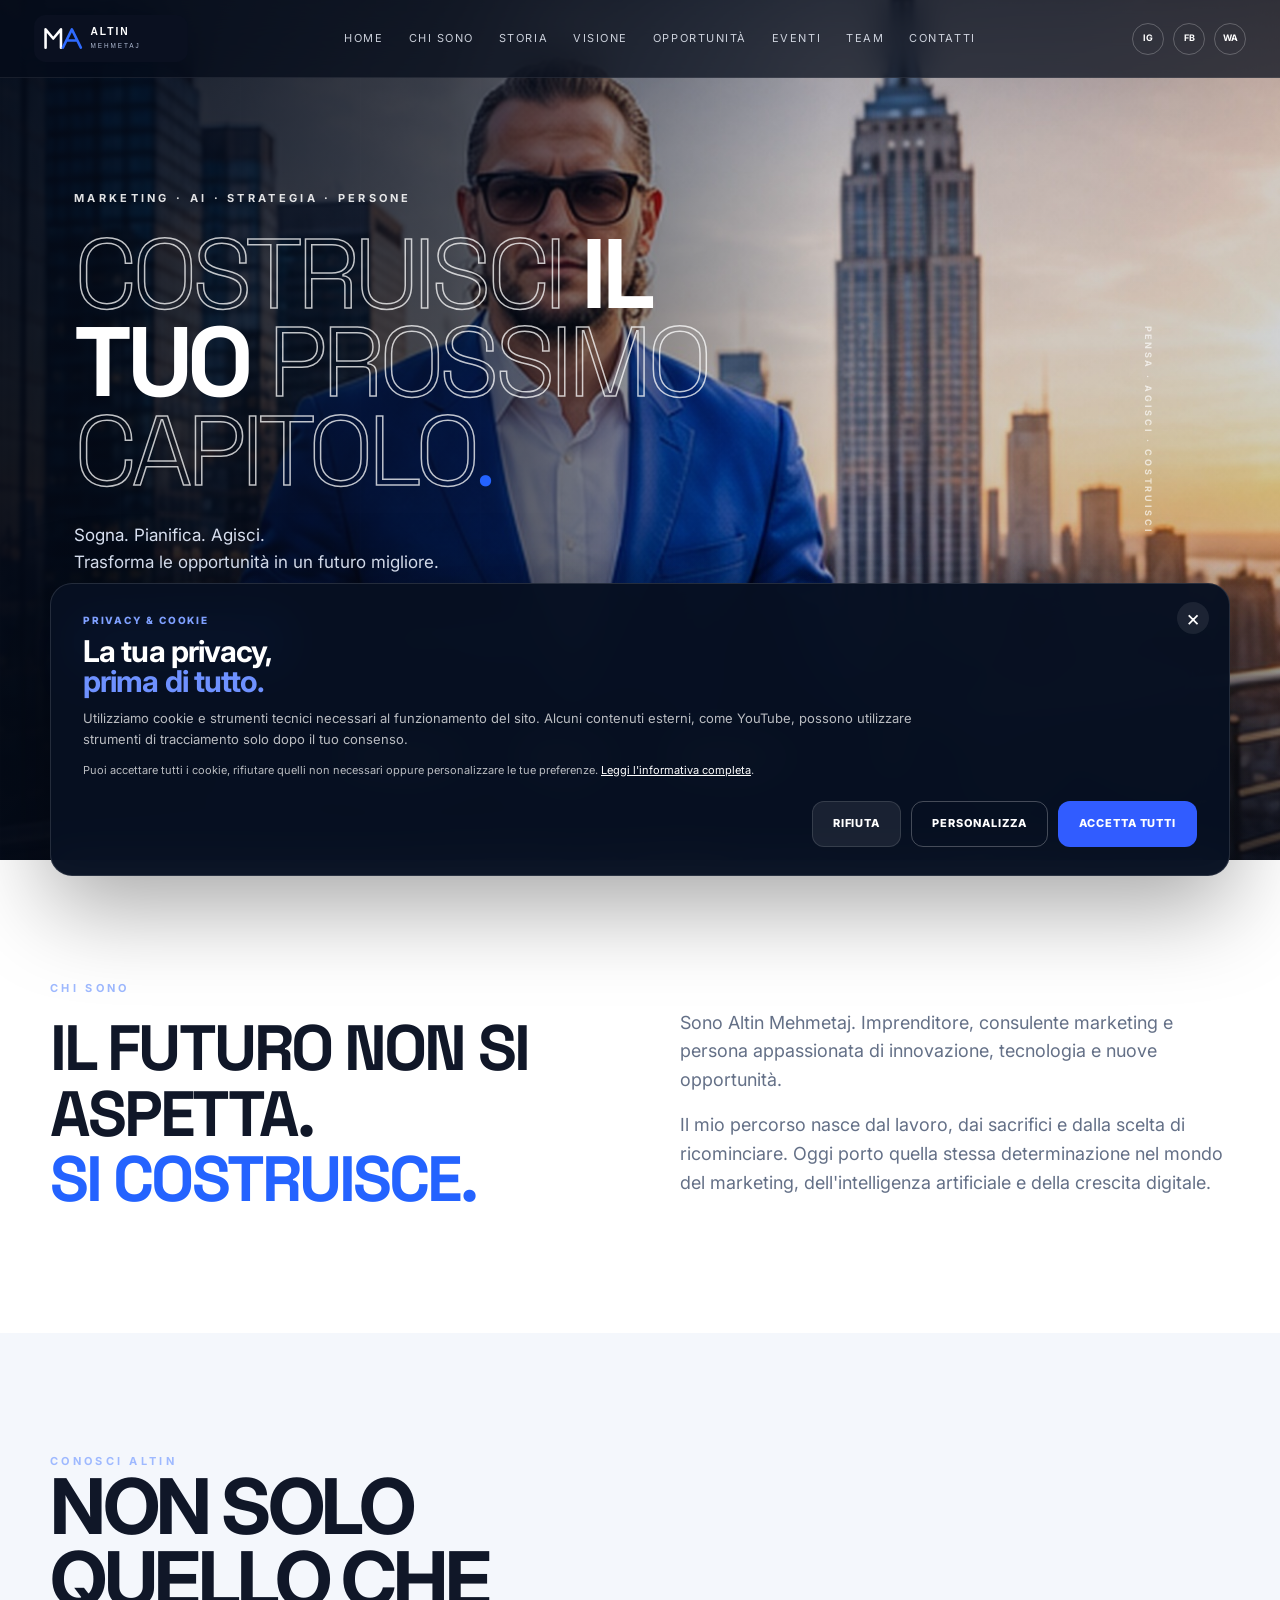
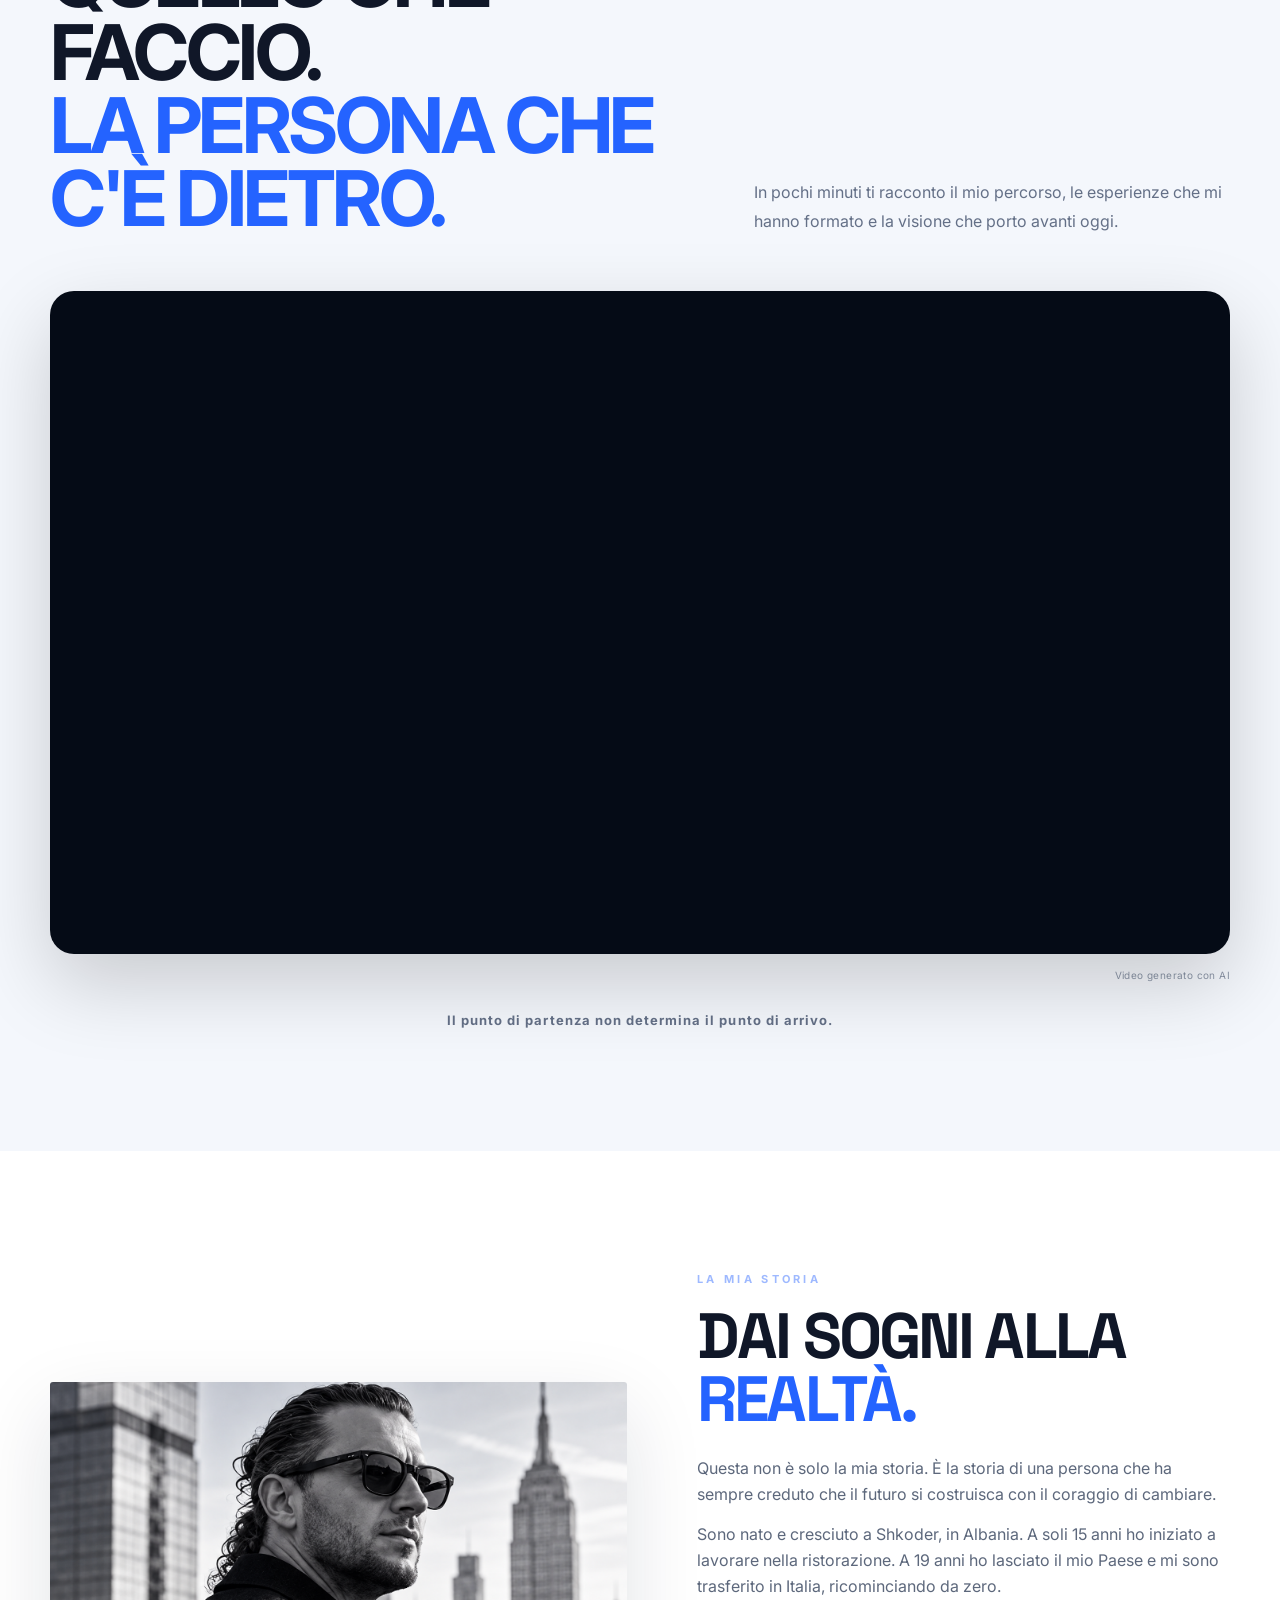
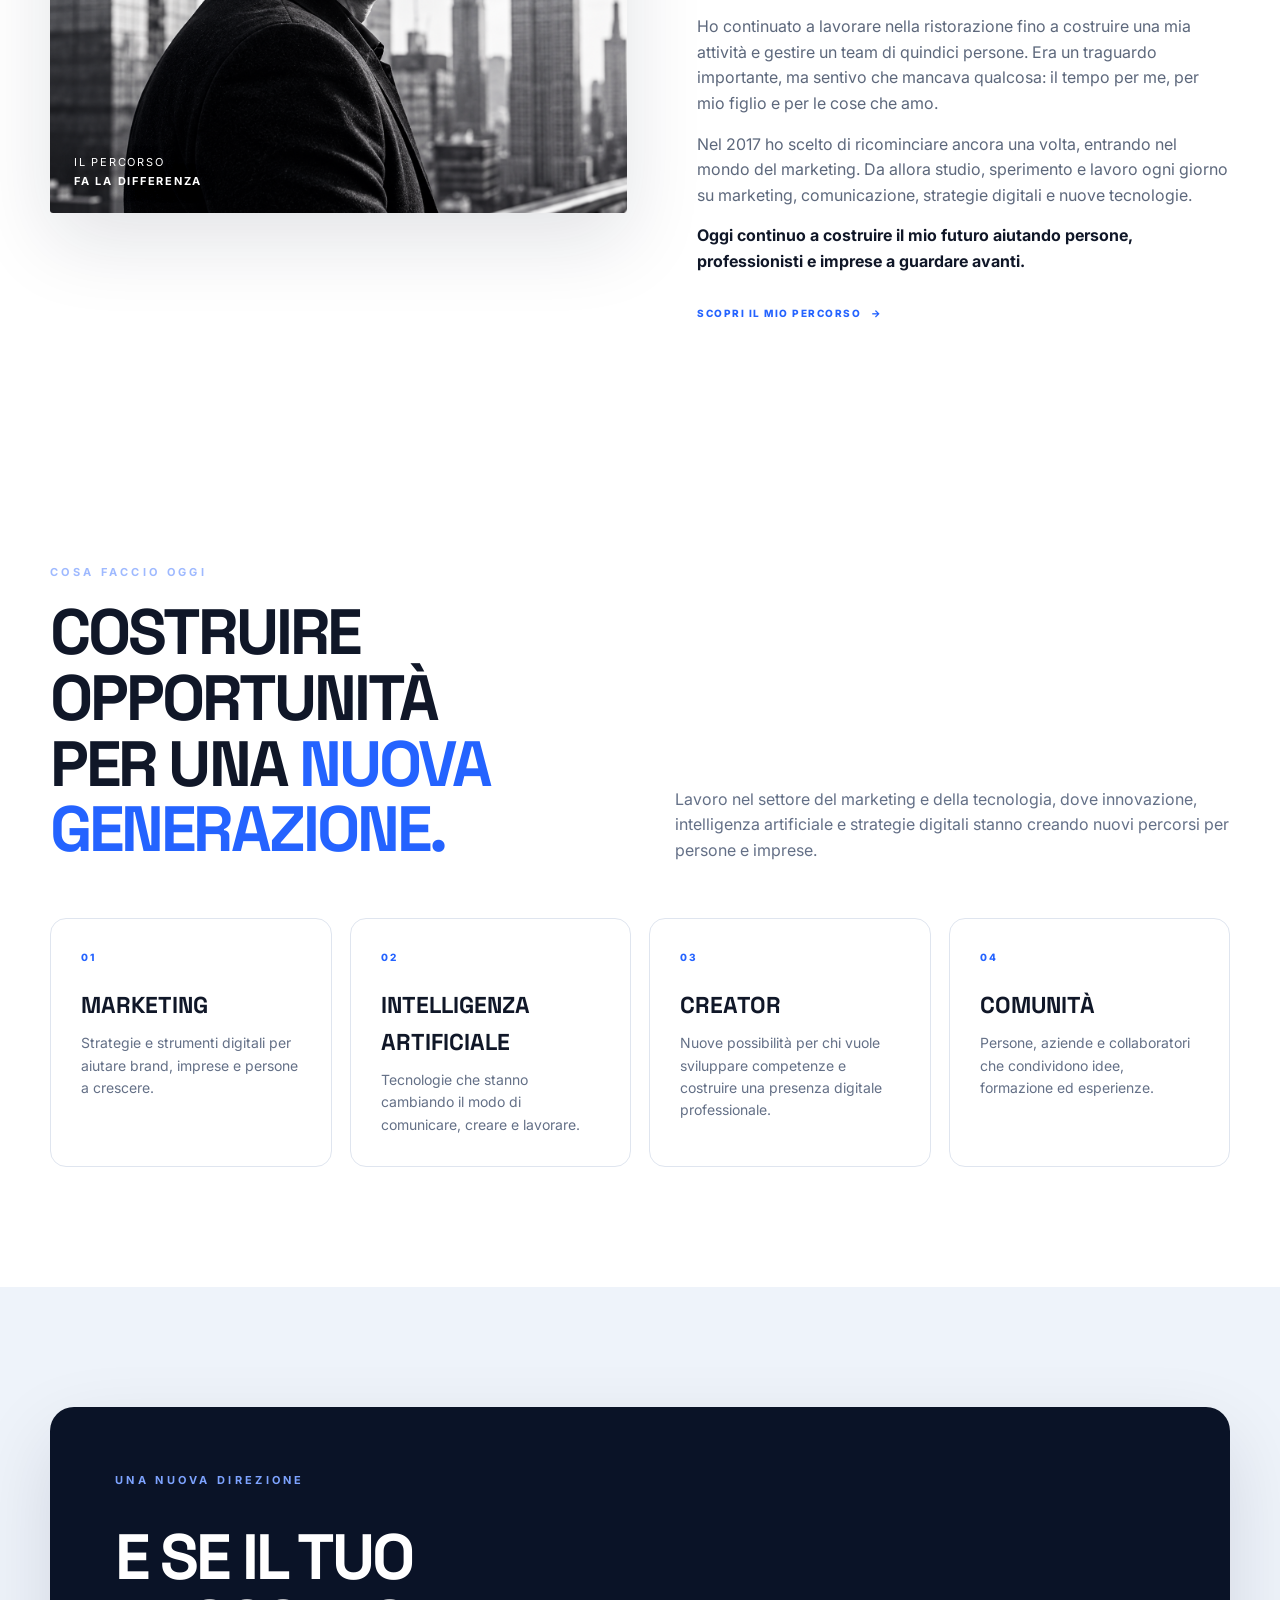
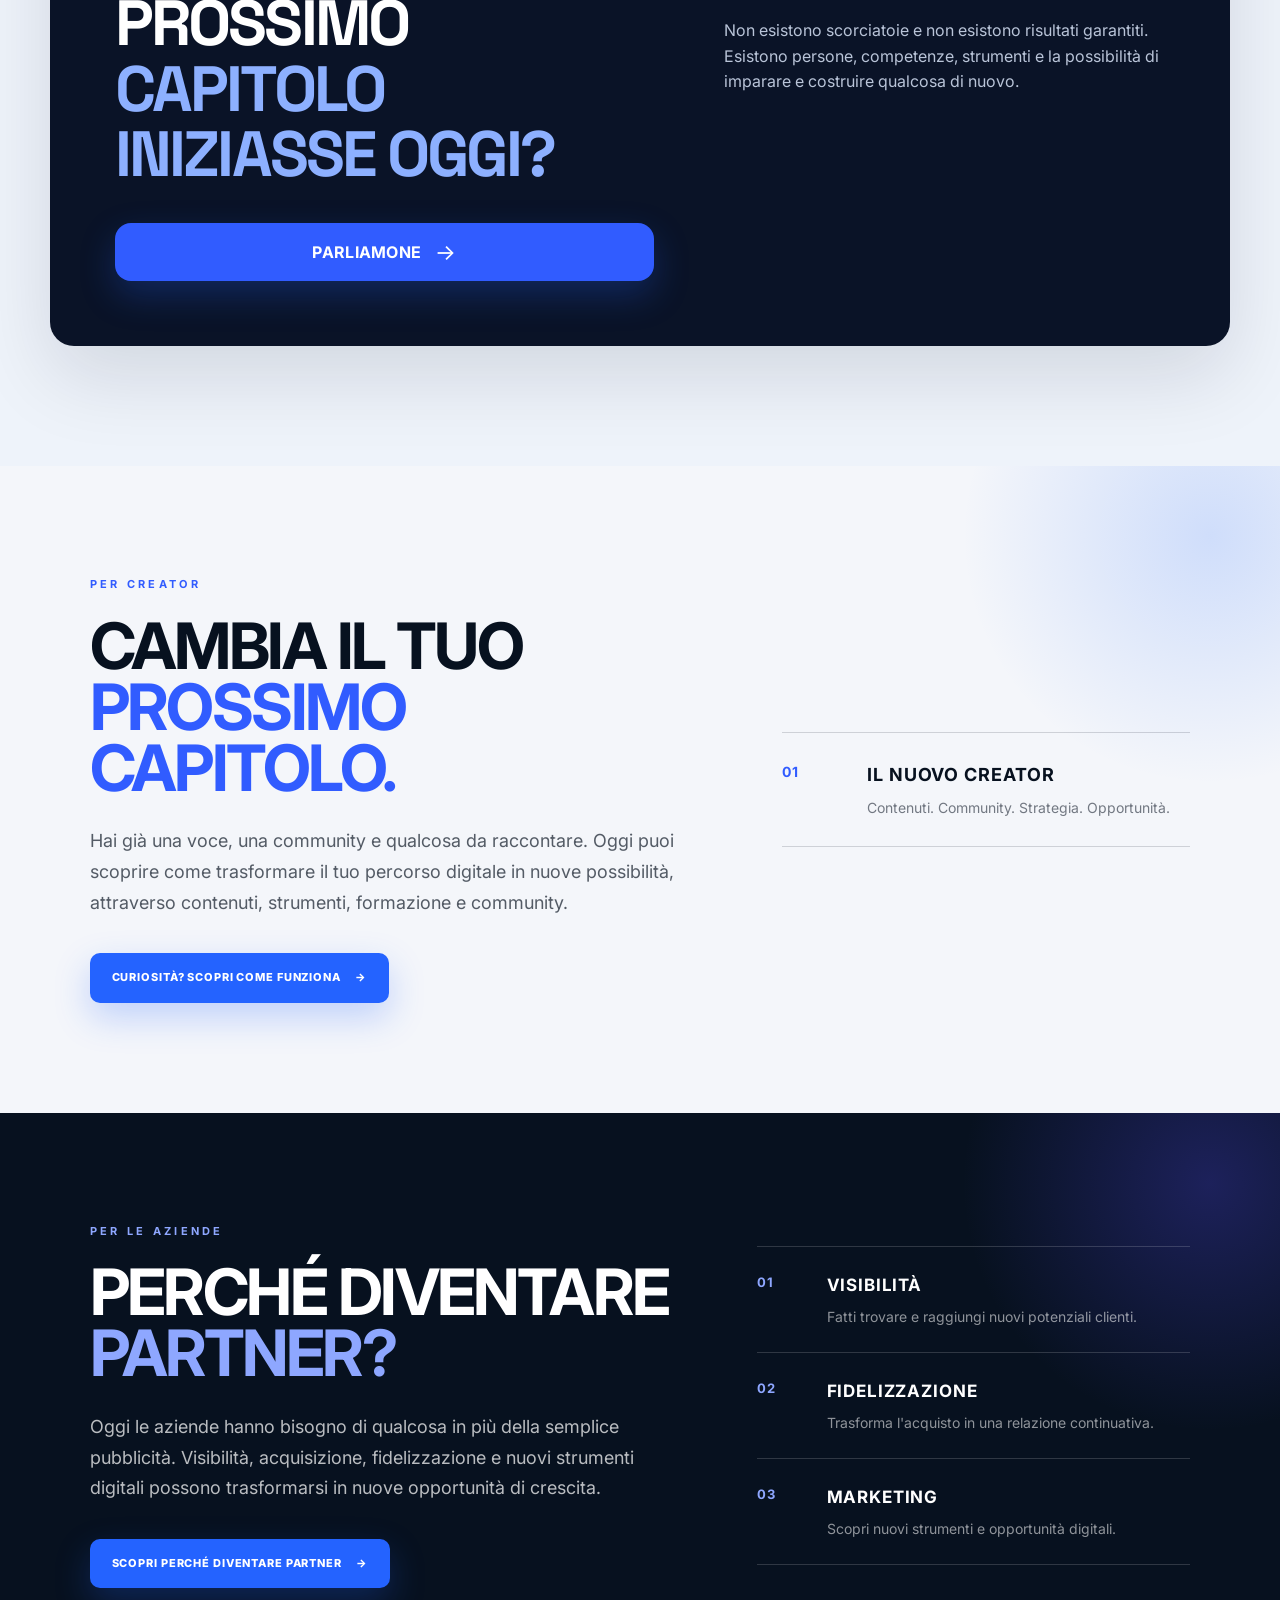
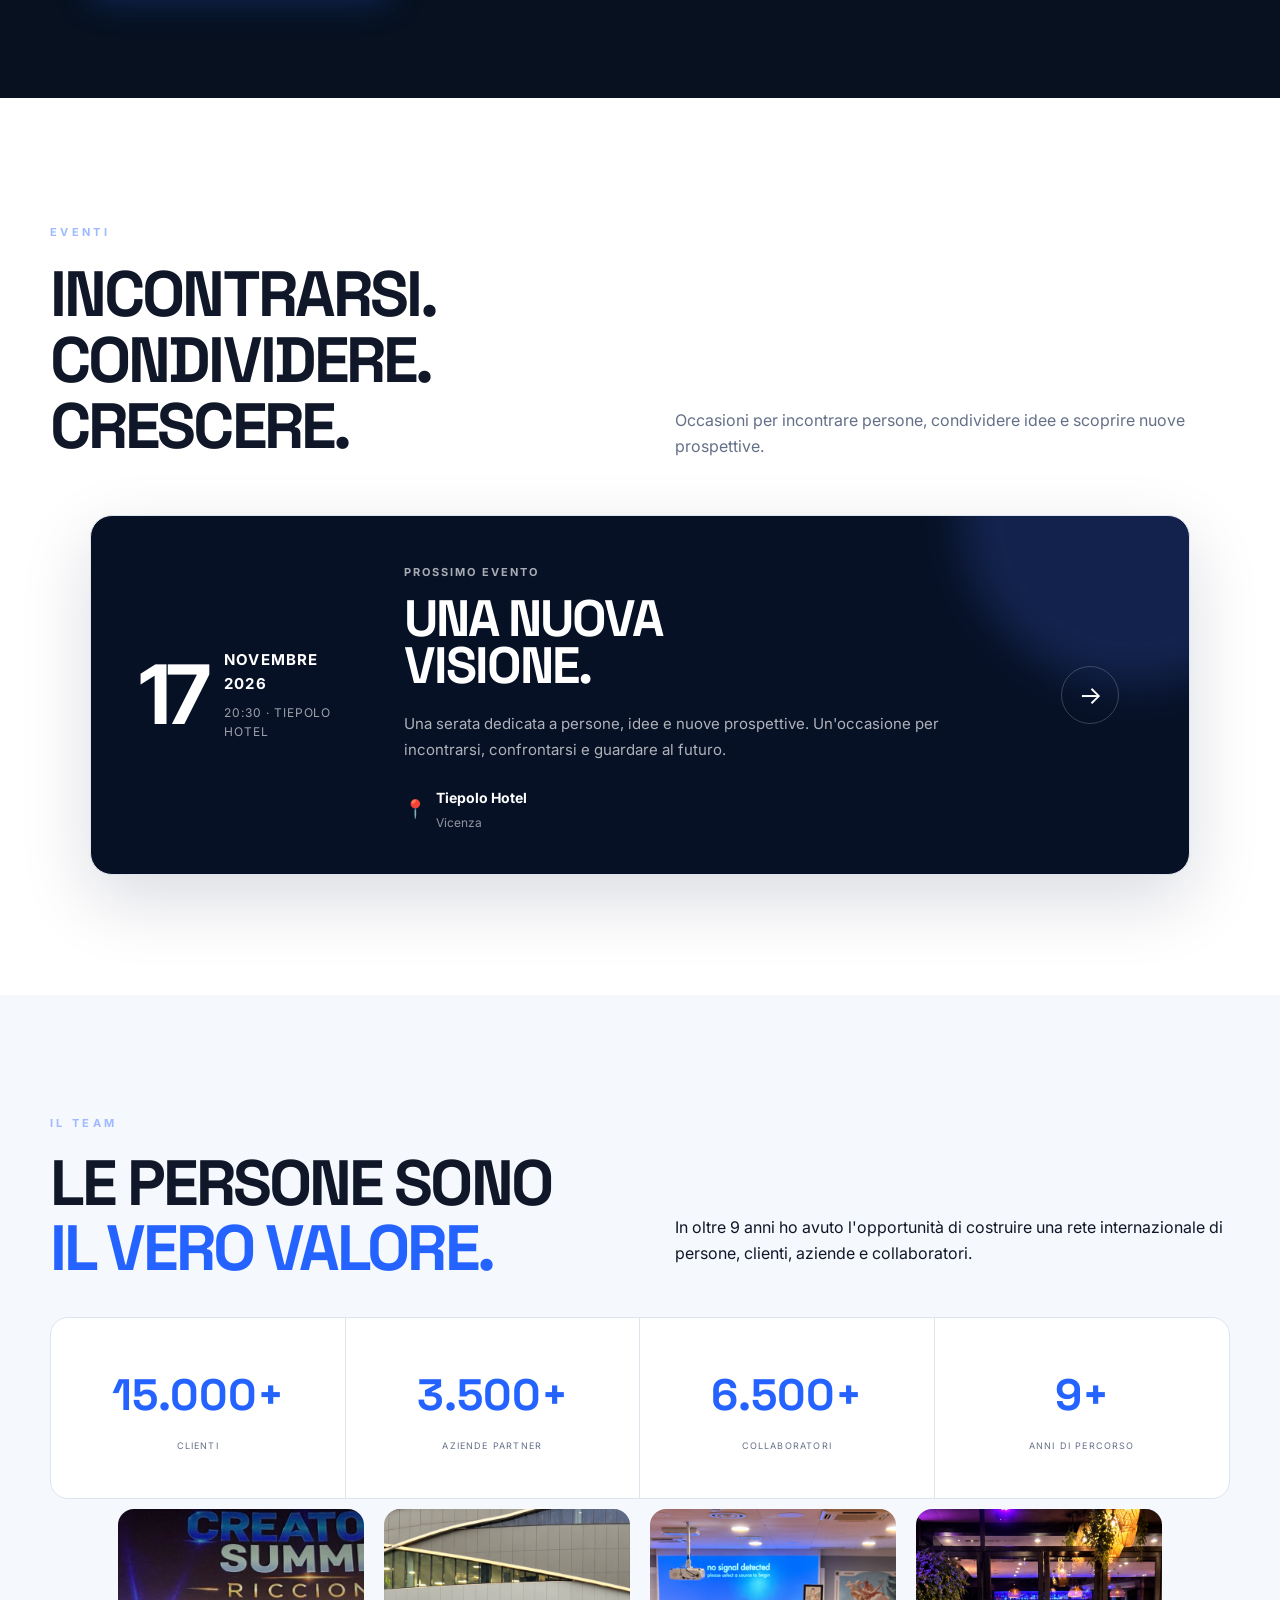
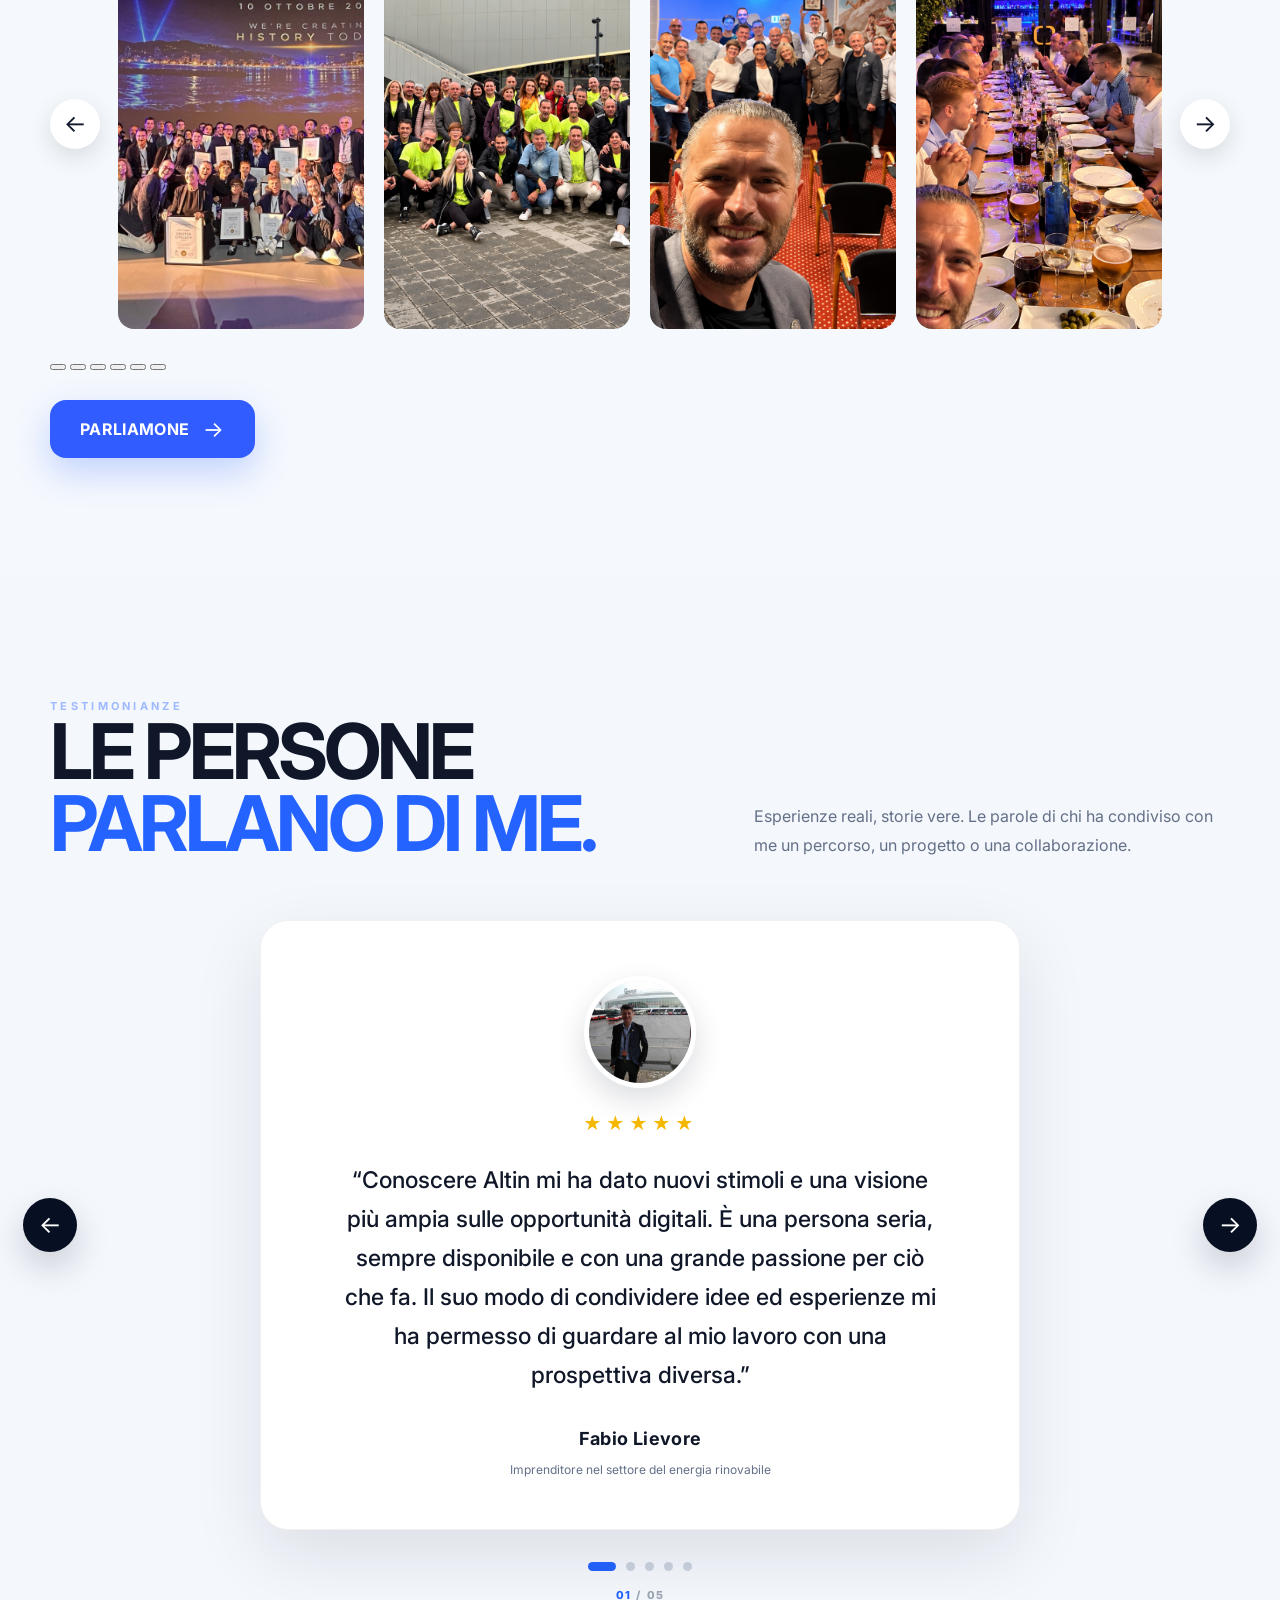
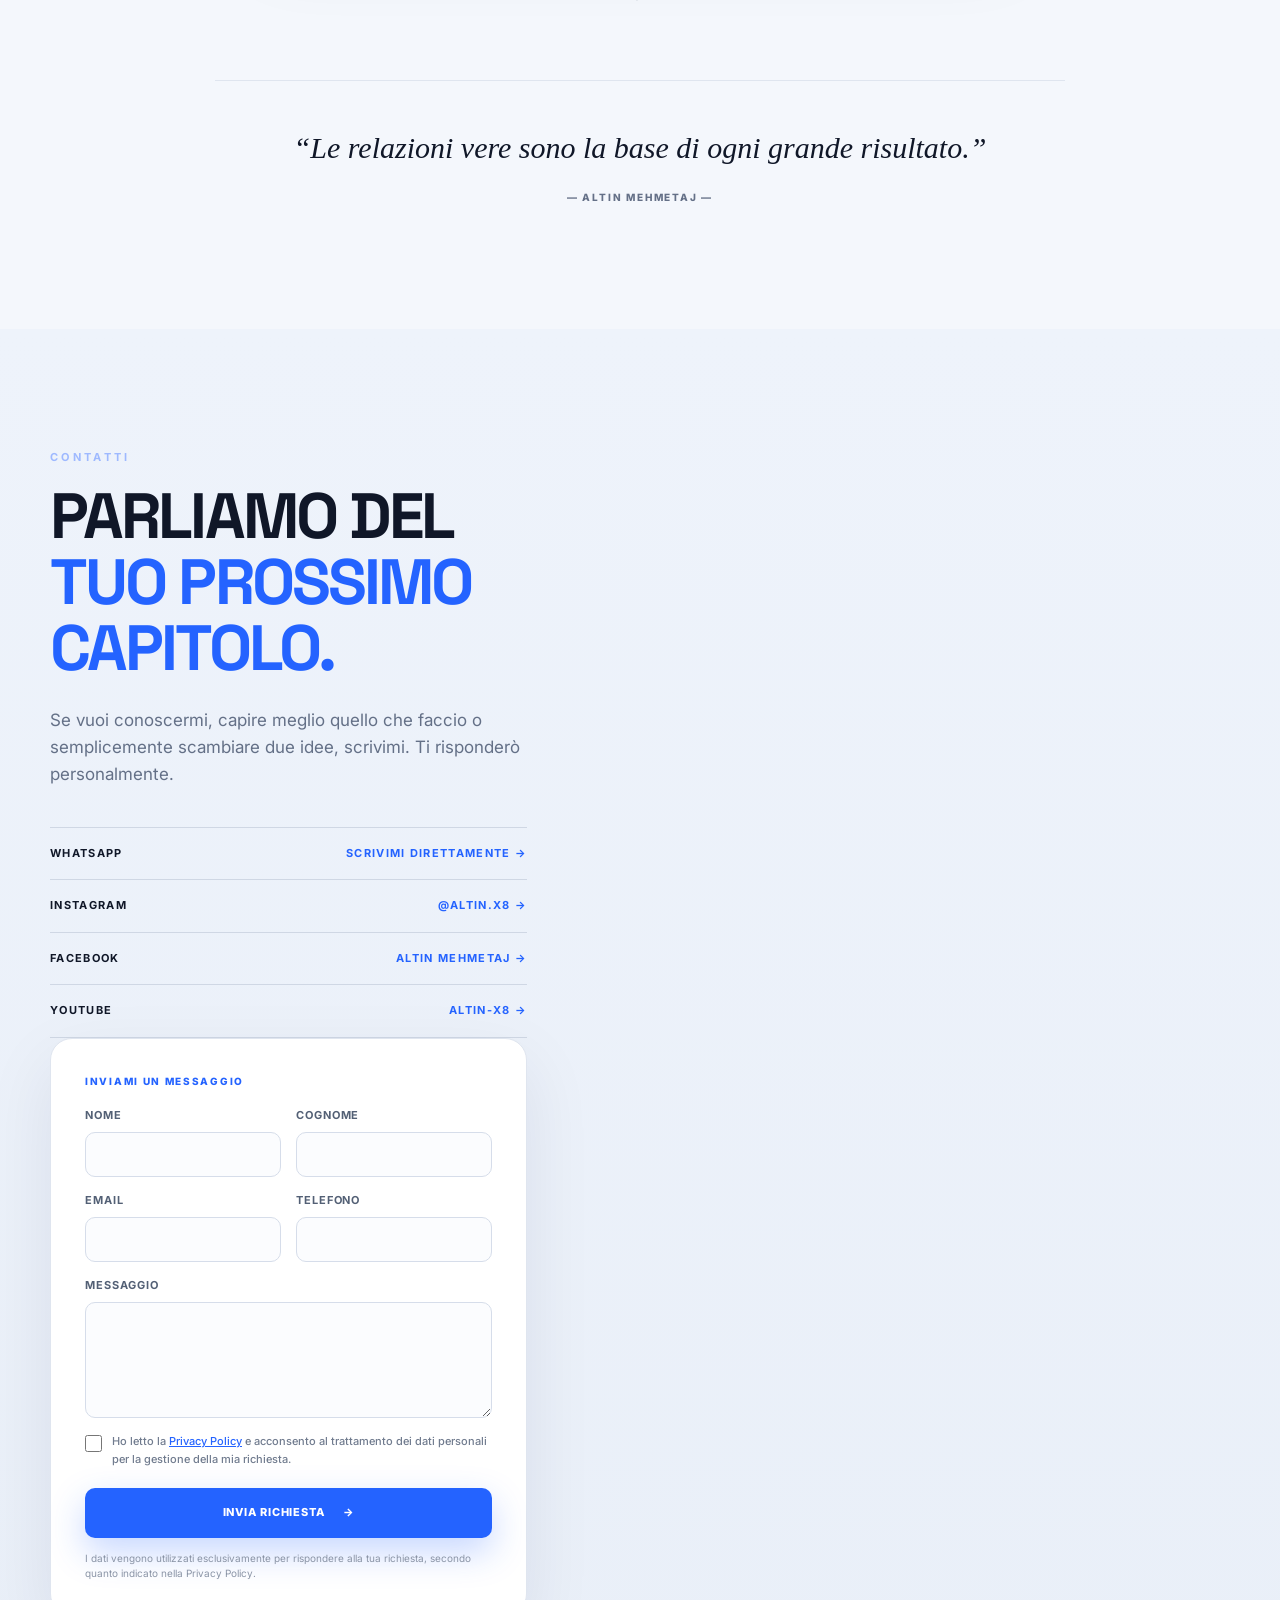
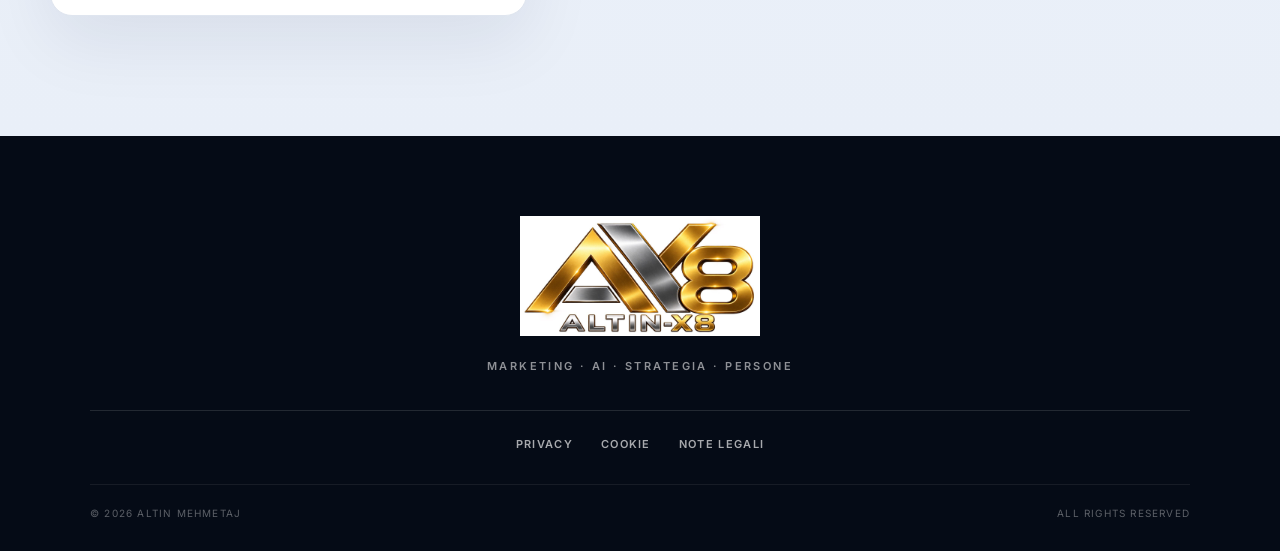
<file: index.html>
<!DOCTYPE html>
<html lang="it">
<head>
  <!-- Google Consent Mode -->
<script>
window.dataLayer = window.dataLayer || [];

function gtag(){
  dataLayer.push(arguments);
}

gtag('consent', 'default', {
  analytics_storage: 'denied',
  ad_storage: 'denied',
  ad_user_data: 'denied',
  ad_personalization: 'denied',
  wait_for_update: 500
});
</script>
  <!-- Google Tag Manager -->
<script>(function(w,d,s,l,i){w[l]=w[l]||[];w[l].push({'gtm.start':
new Date().getTime(),event:'gtm.js'});var f=d.getElementsByTagName(s)[0],
j=d.createElement(s),dl=l!='dataLayer'?'&l='+l:'';j.async=true;j.src=
'https://www.googletagmanager.com/gtm.js?id='+i+dl;f.parentNode.insertBefore(j,f);
})(window,document,'script','dataLayer','GTM-TZPWSBCK');</script>
<!-- End Google Tag Manager -->
  <meta charset="UTF-8">
  <meta name="viewport" content="width=device-width, initial-scale=1.0">
  <meta name="description" content="Altin Mehmetaj — Marketing, AI, strategia, creator e nuove opportunità digitali.">
  <meta name="theme-color" content="#f5f7fb">
  <title>Altin Mehmetaj — Costruisci il tuo prossimo capitolo</title>
  <link rel="icon" type="image/svg+xml" href="assets/favicon.svg">
  <link rel="stylesheet" href="style.css">
</head>

<body>
  <!-- Google Tag Manager (noscript) -->
<noscript><iframe src="https://www.googletagmanager.com/ns.html?id=GTM-TZPWSBCK"
height="0" width="0" style="display:none;visibility:hidden"></iframe></noscript>
<!-- End Google Tag Manager (noscript) -->
  
  <div class="progress-bar" id="progressBar"></div>

  <header class="site-header" id="home">
    <a class="brand" href="#home" aria-label="Altin Mehmetaj - Home">
      <img src="assets/logo-am.svg" alt="Logo AM" class="brand-logo">
      <span>ALTIN MEHMETAJ</span>
    </a>

    <button class="menu-toggle" id="menuToggle" aria-label="Apri menu" aria-expanded="false">
      <span></span><span></span><span></span>
    </button>

    <nav class="main-nav" id="mainNav">
      <a href="#home">HOME</a>
      <a href="#about">CHI SONO</a>
      <a href="#story">STORIA</a>
      <a href="#vision">VISIONE</a>
      <a href="#opportunity">OPPORTUNITÀ</a>
      <a href="#events">EVENTI</a>
      <a href="#team">TEAM</a>
      <a href="#contact">CONTATTI</a>
      <a href="creator.html" class="mobile-menu-special">CREATOR →</a>
<a href="diventa-partner.html" class="mobile-menu-special">AZIENDE →</a>
    </nav>

    <div class="header-social">
      <a href="https://www.instagram.com/altinstyle/" target="_blank" rel="noopener" aria-label="Instagram">IG</a>
      <a href="https://www.facebook.com/altinmehmetaj" target="_blank" rel="noopener" aria-label="Facebook">FB</a>
      <a href="#contact" aria-label="WhatsApp">WA</a>
    </div>
  </header>

  <main>
    <!-- HERO -->
    <section class="hero" aria-label="Presentazione">
      <div class="hero-overlay"></div>
      <div class="hero-content">
        <div class="eyebrow">MARKETING · AI · STRATEGIA · PERSONE</div>

        <h1>
          <span>COSTRUISCI</span>
          <em>IL TUO</em>
          <span>PROSSIMO</span>
          <span>CAPITOLO<span class="accent-dot">.</span></span>
        </h1>

        <p class="hero-subtitle">
          Sogna. Pianifica. Agisci.<br>
          Trasforma le opportunità in un futuro migliore.
        </p>

        <div class="hero-actions">
          <a href="#story" class="btn btn-primary">SCOPRI LA MIA STORIA <span>→</span></a>
          <a href="#vision" class="btn btn-play"><span class="play-circle">▶</span> GUARDA IL PERCORSO</a>
        </div>
      </div>

      <div class="hero-side-text">PENSA · AGISCI · COSTRUISCI</div>

      <div class="hero-stats">
        <div class="stat">
          <strong>5000+</strong>
          <span>CLIENTI</span>
        </div>
        <div class="stat">
          <strong>650+</strong>
          <span>AZIENDE PARTNER</span>
        </div>
        <div class="stat">
          <strong>2300+</strong>
          <span>CREATOR</span>
        </div>
        <div class="stat">
          <strong>1</strong>
          <span>ITALIA</span>
        </div>
      </div>
    </section>

    <!-- ABOUT -->
    <section class="section about" id="about">
      <div class="section-kicker">CHI SONO</div>
      <div class="about-grid">
        <div>
          <h2>IL FUTURO NON SI ASPETTA.<br><strong>SI COSTRUISCE.</strong></h2>
        </div>
        <div class="about-copy">
          <p>
            Sono Altin Mehmetaj. Imprenditore, consulente marketing e persona
            appassionata di innovazione, tecnologia e nuove opportunità.
          </p>
          <p>
            Il mio percorso nasce dal lavoro, dai sacrifici e dalla scelta di
            ricominciare. Oggi porto quella stessa determinazione nel mondo
            del marketing, dell'intelligenza artificiale e della crescita digitale.
          </p>
        </div>
      </div>
    </section>
    
<!-- VIDEO PRESENTAZIONE -->
<section class="section presentation-video" id="presentation">

  <div class="section-kicker">CONOSCI ALTIN</div>

  <div class="presentation-video-heading">
    <div>
      <h2>
        NON SOLO QUELLO CHE FACCIO.<br>
        <strong>LA PERSONA CHE C'È DIETRO.</strong>
      </h2>
    </div>

    <p>
      In pochi minuti ti racconto il mio percorso, le esperienze
      che mi hanno formato e la visione che porto avanti oggi.
    </p>
  </div>

  <div class="presentation-video-box">
    <iframe
      src="https://www.youtube.com/embed/f8K-qO1vy_Q"
      title="Presentazione Altin Mehmetaj"
      allow="accelerometer; autoplay; clipboard-write; encrypted-media; gyroscope; picture-in-picture; web-share"
      allowfullscreen>
    </iframe>
  </div>

  <p class="presentation-video-ai">
    Video generato con AI
  </p>

  <p class="presentation-video-note">
    Il punto di partenza non determina il punto di arrivo.
  </p>

</section>
    <!-- STORY -->
    <section class="section story" id="story">
      <div class="story-image">
        <img src="assets/story-altin-bw.png" alt="Altin Mehmetaj davanti allo skyline di una grande città">
        <div class="image-caption">
          <span>IL PERCORSO</span>
          <strong>FA LA DIFFERENZA</strong>
        </div>
      </div>

      <div class="story-content">
        <div class="section-kicker">LA MIA STORIA</div>
        <h2>DAI SOGNI ALLA<br><strong>REALTÀ.</strong></h2>

        <p>
          Questa non è solo la mia storia.
          È la storia di una persona che ha sempre creduto che il futuro
          si costruisca con il coraggio di cambiare.
        </p>

        <p>
          Sono nato e cresciuto a Shkoder, in Albania. A soli 15 anni ho
          iniziato a lavorare nella ristorazione. A 19 anni ho lasciato
          il mio Paese e mi sono trasferito in Italia, ricominciando da zero.
        </p>

        <p>
          Ho continuato a lavorare nella ristorazione fino a costruire una
          mia attività e gestire un team di quindici persone. Era un traguardo
          importante, ma sentivo che mancava qualcosa: il tempo per me,
          per mio figlio e per le cose che amo.
        </p>

        <p>
          Nel 2017 ho scelto di ricominciare ancora una volta, entrando nel
          mondo del marketing. Da allora studio, sperimento e lavoro ogni
          giorno su marketing, comunicazione, strategie digitali e nuove
          tecnologie.
        </p>

        <p>
          <strong>Oggi continuo a costruire il mio futuro aiutando persone,
          professionisti e imprese a guardare avanti.</strong>
        </p>

        <a href="#vision" class="text-link">SCOPRI IL MIO PERCORSO <span>→</span></a>
      </div>
    </section>

    <!-- VISION -->
    <section class="section vision" id="vision">
      <div class="vision-heading">
        <div>
          <div class="section-kicker">COSA FACCIO OGGI</div>
          <h2>COSTRUIRE OPPORTUNITÀ<br>PER UNA <strong>NUOVA GENERAZIONE.</strong></h2>
        </div>
        <p>
          Lavoro nel settore del marketing e della tecnologia, dove innovazione,
          intelligenza artificiale e strategie digitali stanno creando nuovi
          percorsi per persone e imprese.
        </p>
      </div>

      <div class="cards-grid">
        <article class="feature-card">
          <div class="card-number">01</div>
          <h3>MARKETING</h3>
          <p>Strategie e strumenti digitali per aiutare brand, imprese e persone a crescere.</p>
        </article>

        <article class="feature-card">
          <div class="card-number">02</div>
          <h3>INTELLIGENZA ARTIFICIALE</h3>
          <p>Tecnologie che stanno cambiando il modo di comunicare, creare e lavorare.</p>
        </article>

        <article class="feature-card">
          <div class="card-number">03</div>
          <h3>CREATOR</h3>
          <p>Nuove possibilità per chi vuole sviluppare competenze e costruire una presenza digitale professionale.</p>
        </article>

        <article class="feature-card">
          <div class="card-number">04</div>
          <h3>COMUNITÀ</h3>
          <p>Persone, aziende e collaboratori che condividono idee, formazione ed esperienze.</p>
        </article>
      </div>
    </section>

    <!-- OPPORTUNITY -->
    <section class="section opportunity" id="opportunity">
      <div class="opportunity-inner">
        <div class="section-kicker">UNA NUOVA DIREZIONE</div>
        <h2>E SE IL TUO PROSSIMO<br><strong>CAPITOLO INIZIASSE OGGI?</strong></h2>
        <p>
          Non esistono scorciatoie e non esistono risultati garantiti.
          Esistono persone, competenze, strumenti e la possibilità di
          imparare e costruire qualcosa di nuovo.
        </p>
<a
  href="https://wa.me/393518112387?text=Ciao%20Altin%2C%20ho%20visto%20il%20tuo%20sito%20e%20vorrei%20parlare%20con%20te."
  class="btn-primary"
  target="_blank"
  rel="noopener noreferrer"
>
  PARLIAMONE
  <span>→</span>
</a>
      </div>
    </section>  
    
    <!-- CREATOR CTA -->
<section class="creator-cta">
  <div class="creator-cta-inner">

    <div class="creator-cta-content">
      <div class="section-kicker">PER CREATOR</div>

      <h2>
        CAMBIA IL TUO<br>
        <strong>PROSSIMO CAPITOLO.</strong>
      </h2>

      <p>
        Hai già una voce, una community e qualcosa da raccontare.
        Oggi puoi scoprire come trasformare il tuo percorso digitale
        in nuove possibilità, attraverso contenuti, strumenti,
        formazione e community.
      </p>

      <a href="creator.html" class="btn btn-primary">
        CURIOSITÀ? SCOPRI COME FUNZIONA
        <span>→</span>
      </a>
    </div>

    <div class="creator-cta-side">
      <div class="creator-cta-number">01</div>
      <div>
        <strong>IL NUOVO CREATOR</strong>
        <p>
          Contenuti. Community. Strategia. Opportunità.
        </p>
      </div>
    </div>

  </div>
</section>
<!-- FINE CREATOR CTA -->  
    
<!-- PARTNER -->
<section class="section partner-cta" id="partner">
  <div class="partner-cta-inner">

    <div>
      <div class="section-kicker">PER LE AZIENDE</div>

      <h2>
        PERCHÉ DIVENTARE<br>
        <strong>PARTNER?</strong>
      </h2>

      <p>
        Oggi le aziende hanno bisogno di qualcosa in più della semplice
        pubblicità. Visibilità, acquisizione, fidelizzazione e nuovi
        strumenti digitali possono trasformarsi in nuove opportunità
        di crescita.
      </p>

      <a href="diventa-partner.html" class="btn btn-primary">
        SCOPRI PERCHÉ DIVENTARE PARTNER <span>→</span>
      </a>
    </div>

    <div class="partner-cta-points">
      <div>
        <span>01</span>
        <strong>VISIBILITÀ</strong>
        <p>Fatti trovare e raggiungi nuovi potenziali clienti.</p>
      </div>

      <div>
        <span>02</span>
        <strong>FIDELIZZAZIONE</strong>
        <p>Trasforma l'acquisto in una relazione continuativa.</p>
      </div>

      <div>
        <span>03</span>
        <strong>MARKETING</strong>
        <p>Scopri nuovi strumenti e opportunità digitali.</p>
      </div>
    </div>

  </div>
</section>

<!-- EVENTS -->
<section class="section events" id="events">

  <div class="section-title-row">
    <div>
      <span class="section-kicker">EVENTI</span>

      <h2 class="section-title">
        INCONTRARSI.<br>
        <span>CONDIVIDERE.</span><br>
        <span>CRESCERE.</span>
      </h2>
    </div>

    <p class="section-intro">
      Occasioni per incontrare persone, condividere idee
      e scoprire nuove prospettive.
    </p>
  </div>

  <!-- EVENT CARD -->
  <a href="evento-10-settembre.html" class="event-card-link">

    <article class="event-card">

      <div class="event-card-date">
        <span>17</span>
        <div>
          <strong>NOVEMBRE 2026</strong>
          <small>20:30 · TIEPOLO HOTEL</small>
        </div>
      </div>

      <div class="event-card-main">

        <span class="event-label">PROSSIMO EVENTO</span>

        <h3>
          UNA NUOVA<br>
          <strong>VISIONE.</strong>
        </h3>

        <p>
          Una serata dedicata a persone, idee e nuove prospettive.
          Un'occasione per incontrarsi, confrontarsi e guardare
          al futuro.
        </p>

        <div class="event-card-location">
          <span>📍</span>
          <div>
            <strong>Tiepolo Hotel</strong>
            <small>Vicenza</small>
          </div>
        </div>

      </div>

      <div class="event-card-arrow">
        →
      </div>

    </article>

  </a>

</section>
   <!-- TEAM -->
<section class="section team" id="team">

  <div class="team-heading">

    <div>
      <div class="section-kicker">IL TEAM</div>

      <h2>
        LE PERSONE SONO<br>
        <strong>IL VERO VALORE.</strong>
      </h2>
    </div>

    <div class="team-description">
      <p>
        In oltre 9 anni ho avuto l'opportunità di costruire
        una rete internazionale di persone, clienti, aziende
        e collaboratori.
      </p>
    </div>

  </div>


  <!-- STATISTICHE -->
  <div class="team-stats">

    <div>
      <strong>15.000+</strong>
      <span>CLIENTI</span>
    </div>

    <div>
      <strong>3.500+</strong>
      <span>AZIENDE PARTNER</span>
    </div>

    <div>
      <strong>6.500+</strong>
      <span>Collaboratori</span>
    </div>

    <div>
      <strong>9+</strong>
      <span>ANNI DI PERCORSO</span>
    </div>

  </div>


  <!-- CAROSELLO FOTO -->
  <div class="team-carousel-container">

    <button
      class="team-arrow team-prev"
      type="button"
      aria-label="Foto precedente"
    >
      ←
    </button>


    <div class="team-carousel" id="teamCarousel">


<!-- FOTO 1 - CREATORS SUMMIT RICCIONE -->
<article class="team-card">
  <img
    src="assets/team-evento-5.jpg"
    alt="Il team al Creators Summit di Riccione"
    loading="lazy"
  >
  <div class="team-card-content">
    <span>01</span>
    <h3>Una squadra.</h3>
    <p>Uniti da una visione, insieme verso grandi traguardi.</p>
  </div>
</article>

<!-- FOTO 2 -->
<article class="team-card">
  <img
    src="assets/team-1.jpg"
    alt="Team e community"
    loading="lazy"
  >
  <div class="team-card-content">
    <span>02</span>
    <h3>Una squadra.</h3>
    <p>Persone unite da una visione.</p>
  </div>
</article>

<!-- FOTO 3 -->
<article class="team-card">
  <img
    src="assets/team-2.jpg"
    alt="Team durante un evento"
    loading="lazy"
  >
  <div class="team-card-content">
    <span>03</span>
    <h3>Condividere.</h3>
    <p>Esperienze che diventano crescita.</p>
  </div>
</article>

<!-- FOTO 4 -->
<article class="team-card">
  <img
    src="assets/team-3.jpg"
    alt="Team durante un incontro"
    loading="lazy"
  >
  <div class="team-card-content">
    <span>04</span>
    <h3>Connettersi.</h3>
    <p>Relazioni che creano nuove opportunità.</p>
  </div>
</article>

<!-- FOTO 5 -->
<article class="team-card">
  <img
    src="assets/team-4.jpg"
    alt="Evento e formazione"
    loading="lazy"
  >
  <div class="team-card-content">
    <span>05</span>
    <h3>Formazione.</h3>
    <p>Imparare per continuare a crescere.</p>
  </div>
</article>

<!-- FOTO 6 -->
<article class="team-card">
  <img
    src="assets/team-5.jpg"
    alt="Community durante un evento"
    loading="lazy"
  >
  <div class="team-card-content">
    <span>06</span>
    <h3>Energia.</h3>
    <p>Il valore di vivere il percorso insieme.</p>
  </div>
</article>

<!-- FOTO 7 -->
<article class="team-card">
  <img
    src="assets/team-6.jpg"
    alt="Altin durante un evento"
    loading="lazy"
  >
  <div class="team-card-content">
    <span>07</span>
    <h3>Il percorso.</h3>
    <p>Ogni incontro è un'occasione per crescere.</p>
  </div>
</article>

<!-- FOTO 8 -->
<article class="team-card">
  <img
    src="assets/team-7.jpg"
    alt="Community durante un evento"
    loading="lazy"
  >
  <div class="team-card-content">
    <span>08</span>
    <h3>Energia.</h3>
    <p>Il valore di vivere il percorso insieme.</p>
  </div>
</article>
    </div>
    <button
      class="team-arrow team-next"
      type="button"
      aria-label="Foto successiva"
    >
      →
    </button>

  </div>


  <!-- PALLINI -->
  <div class="team-dots" id="teamDots">

    <button
      class="team-dot active"
      type="button"
      aria-label="Vai alla foto 1"
    ></button>

    <button
      class="team-dot"
      type="button"
      aria-label="Vai alla foto 2"
    ></button>

    <button
      class="team-dot"
      type="button"
      aria-label="Vai alla foto 3"
    ></button>

    <button
      class="team-dot"
      type="button"
      aria-label="Vai alla foto 4"
    ></button>

    <button
      class="team-dot"
      type="button"
      aria-label="Vai alla foto 5"
    ></button>

    <button
      class="team-dot"
      type="button"
      aria-label="Vai alla foto 6"
    ></button>

  </div>


  <!-- CTA WHATSAPP -->
  <div class="team-cta">

    <a
      href="https://wa.me/393518112387?text=Ciao%20Altin%2C%20ho%20visto%20il%20tuo%20sito%20e%20vorrei%20conoscere%20meglio%20il%20tuo%20percorso."
      target="_blank"
      rel="noopener noreferrer"
      class="btn-primary"
    >
      PARLIAMONE
      <span>→</span>
    </a>

  </div>

</section>


<!-- JAVASCRIPT TEAM CAROUSEL -->
<script>

document.addEventListener("DOMContentLoaded", function () {

  const carousel = document.getElementById("teamCarousel");
  const cards = carousel.querySelectorAll(".team-card");
  const nextButton = document.querySelector(".team-next");
  const prevButton = document.querySelector(".team-prev");
  const dots = document.querySelectorAll(".team-dot");

  let currentIndex = 0;


  function goToSlide(index) {

    if (index < 0) {
      index = cards.length - 1;
    }

    if (index >= cards.length) {
      index = 0;
    }

    currentIndex = index;

    const card = cards[currentIndex];

    carousel.scrollTo({
      left: card.offsetLeft - carousel.offsetLeft,
      behavior: "smooth"
    });


    dots.forEach(function (dot, i) {

      dot.classList.toggle(
        "active",
        i === currentIndex
      );

    });

  }


  nextButton.addEventListener("click", function () {

    goToSlide(currentIndex + 1);

  });


  prevButton.addEventListener("click", function () {

    goToSlide(currentIndex - 1);

  });


  dots.forEach(function (dot, index) {

    dot.addEventListener("click", function () {

      goToSlide(index);

    });

  });


  /* Scorrimento con il mouse/touch */

  carousel.addEventListener("scroll", function () {

    let closestIndex = 0;
    let closestDistance = Infinity;

    cards.forEach(function (card, index) {

      const distance = Math.abs(
        card.offsetLeft -
        carousel.scrollLeft
      );

      if (distance < closestDistance) {

        closestDistance = distance;
        closestIndex = index;

      }

    });

    dots.forEach(function (dot, i) {

      dot.classList.toggle(
        "active",
        i === closestIndex
      );

    });

    currentIndex = closestIndex;

  });

});

</script>
    </section>
    <!-- ============================================================
     TESTIMONIANZE
     ============================================================ -->

<section class="section testimonials" id="testimonials">

  <div class="section-kicker">TESTIMONIANZE</div>

  <div class="testimonials-heading">

    <div>
      <h2>
        LE PERSONE<br>
        <strong>PARLANO DI ME.</strong>
      </h2>
    </div>

    <p>
      Esperienze reali, storie vere. Le parole di chi ha condiviso
      con me un percorso, un progetto o una collaborazione.
    </p>

  </div>


  <div class="testimonials-carousel">

    <!-- FRECCIA PRECEDENTE -->
    <button
      class="testimonial-arrow testimonial-prev"
      type="button"
      aria-label="Testimonianza precedente">
      ←
    </button>


    <div class="testimonials-track">


      <!-- ======================================================
           TESTIMONIANZA 1
           ====================================================== -->

      <article class="testimonial-card active">

        <div class="testimonial-photo">
          <img
            src="assets/foto1.jpg"
            alt="Fabio Lievore">
        </div>

        <div
          class="testimonial-stars"
          aria-label="5 stelle">
          ★★★★★
        </div>

        <div class="testimonial-quote">
          “Conoscere Altin mi ha dato nuovi stimoli e una visione
          più ampia sulle opportunità digitali. È una persona seria,
          sempre disponibile e con una grande passione per ciò che fa.
          Il suo modo di condividere idee ed esperienze mi ha permesso
          di guardare al mio lavoro con una prospettiva diversa.”
        </div>

        <div class="testimonial-author">

          <strong>Fabio Lievore</strong>

          <span>
            Imprenditore nel settore del energia rinovabile
          </span>

        </div>

      </article>


      <!-- ======================================================
           TESTIMONIANZA 2
           ====================================================== -->

      <article class="testimonial-card">

        <div class="testimonial-photo">
          <img
            src="assets/foto2.jpg"
            alt="Marina Siti">
        </div>

        <div
          class="testimonial-stars"
          aria-label="5 stelle">
          ★★★★★
        </div>

        <div class="testimonial-quote">
          “Altin è una persona concreta, affidabile e sempre pronta
          ad ascoltare. Il suo entusiasmo e la sua capacità di vedere
          nuove possibilità rendono ogni confronto un'occasione per
          imparare, crescere e guardare avanti.”
        </div>

        <div class="testimonial-author">

          <strong>Marina Siti</strong>

          <span>
        Imprenditrice nel settore della bellezza · Parrucchiera
          </span>

        </div>

      </article>


      <!-- ======================================================
           TESTIMONIANZA 3
           ====================================================== -->

      <article class="testimonial-card">

        <div class="testimonial-photo">
          <img
            src="assets/foto3.jpg"
            alt="Eugenio Peruzzi">
        </div>

        <div
          class="testimonial-stars"
          aria-label="5 stelle">
          ★★★★★
        </div>

        <div class="testimonial-quote">
          “Lavorare e confrontarmi con Altin significa avere accanto
          una persona che crede nelle idee e soprattutto nelle persone.
          La sua energia, la sua determinazione e la sua disponibilità
          fanno davvero la differenza.”
        </div>

        <div class="testimonial-author">

          <strong>Eugenio Peruzzi</strong>

          <span>
            Imprenditore nel ambito della ristorazione
          </span>

        </div>

      </article>


      <!-- ======================================================
           TESTIMONIANZA 4
           ====================================================== -->

      <article class="testimonial-card">

        <div class="testimonial-photo">
          <img
            src="assets/foto4.jpg"
            alt="Stefania Erdmann">
        </div>

        <div
          class="testimonial-stars"
          aria-label="5 stelle">
          ★★★★★
        </div>

        <div class="testimonial-quote">
          “Una persona autentica, positiva e orientata alla crescita.
          Con Altin ho trovato non solo un professionista, ma qualcuno
          capace di costruire relazioni vere, ascoltare e trasformare
          le idee in percorsi concreti.”
        </div>

        <div class="testimonial-author">

          <strong>Stefania Erdmann</strong>

          <span>
            Collaboratrice
          </span>

        </div>

      </article>


      <!-- ======================================================
           TESTIMONIANZA 5
           ====================================================== -->

      <article class="testimonial-card">

        <div class="testimonial-photo">
          <img
            src="assets/foto5.jpg"
            alt="Ivan Roma">
        </div>

        <div
          class="testimonial-stars"
          aria-label="5 stelle">
          ★★★★★
        </div>

        <div class="testimonial-quote">
          “Quello che apprezzo maggiormente di Altin è la capacità
          di mettere le persone al centro. È una persona che sa
          ascoltare, condividere e affrontare nuove sfide con
          entusiasmo, trasformando ogni esperienza in un'opportunità
          di crescita.”
        </div>

        <div class="testimonial-author">

          <strong>Ivan Roma</strong>

          <span>
            Collaboratore
          </span>

        </div>

      </article>


    </div>


    <!-- FRECCIA SUCCESSIVA -->
    <button
      class="testimonial-arrow testimonial-next"
      type="button"
      aria-label="Testimonianza successiva">
      →
    </button>

  </div>


  <!-- ============================================================
       INDICATORI CAROSELLO
       ============================================================ -->

  <div class="testimonials-controls">

    <button
      class="testimonial-dot active"
      type="button"
      data-slide="0"
      aria-label="Testimonianza 1">
    </button>

    <button
      class="testimonial-dot"
      type="button"
      data-slide="1"
      aria-label="Testimonianza 2">
    </button>

    <button
      class="testimonial-dot"
      type="button"
      data-slide="2"
      aria-label="Testimonianza 3">
    </button>

    <button
      class="testimonial-dot"
      type="button"
      data-slide="3"
      aria-label="Testimonianza 4">
    </button>

    <button
      class="testimonial-dot"
      type="button"
      data-slide="4"
      aria-label="Testimonianza 5">
    </button>

  </div>


  <!-- CONTATORE -->

  <div class="testimonials-counter">

    <span class="testimonial-current">01</span>

    <span>/</span>

    <span>05</span>

  </div>


  <!-- FRASE FINALE -->

  <div class="testimonials-closing">

    <p>
      “Le relazioni vere sono la base di ogni grande risultato.”
    </p>

    <span>
      — ALTIN MEHMETAJ —
    </span>

  </div>

</section>

    <!-- CONTACT -->
    <section class="section contact" id="contact">
      <div class="contact-shell">
        <div class="contact-intro">
          <div class="section-kicker">CONTATTI</div>
          <h2>PARLIAMO DEL<br><strong>TUO PROSSIMO CAPITOLO.</strong></h2>
          <p>
            Se vuoi conoscermi, capire meglio quello che faccio o semplicemente
            scambiare due idee, scrivimi. Ti risponderò personalmente.
          </p>

          <div class="contact-links">
            <a href="https://wa.me/3518112387" target="_blank" rel="noopener">
              <span>WHATSAPP</span><strong>Scrivimi direttamente →</strong>
            </a>
            <a href="https://www.instagram.com/altin.x8/" target="_blank" rel="noopener">
              <span>INSTAGRAM</span><strong>@altin.x8 →</strong>
            </a>
            <a href="https://www.facebook.com/altinmehmetaj" target="_blank" rel="noopener">
              <span>FACEBOOK</span><strong>Altin Mehmetaj →</strong>
            </a>
            <!-- YOUTUBE -->
<a
  href="https://youtube.com/@altinx8"
  target="_blank"
  rel="noopener"
  aria-label="Seguimi su YouTube">

  <span>YOUTUBE</span>

  <strong>ALTIN-X8 →</strong>

</a>
          </div>
          
<div class="contact-form-wrap">
  <div class="form-label">INVIAMI UN MESSAGGIO</div>

  <form
    id="contactForm"
    action="https://formspree.io/f/moeqyjgg"
    method="POST"
  >

    <div class="form-row">
      <label>
        Nome
        <input
          type="text"
          name="nome"
          autocomplete="given-name"
          required
        >
      </label>

      <label>
        Cognome
        <input
          type="text"
          name="cognome"
          autocomplete="family-name"
          required
        >
      </label>
    </div>

    <div class="form-row">
      <label>
        Email
        <input
          type="email"
          name="email"
          autocomplete="email"
          required
        >
      </label>

      <label>
        Telefono
        <input
          type="tel"
          name="telefono"
          autocomplete="tel"
      >
      </label>
    </div>

    <label>
      Messaggio
      <textarea
        name="messaggio"
        rows="5"
        required
      ></textarea>
    </label>

    <label class="consent">
      <input
        type="checkbox"
        name="privacy"
        value="Accettata"
        required
      >

      <span>
        Ho letto la
        <a href="privacy.html">Privacy Policy</a>
        e acconsento al trattamento dei dati personali
        per la gestione della mia richiesta.
      </span>
    </label>

    <button
      type="submit"
      class="btn btn-primary btn-submit"
    >
      INVIA RICHIESTA <span>→</span>
    </button>

    <p class="form-note">
      I dati vengono utilizzati esclusivamente per rispondere alla tua richiesta,
      secondo quanto indicato nella Privacy Policy.
    </p>

  </form> 
      </div>
    </section>
  </main>

 <footer class="site-footer">

  <div class="footer-logo">
    <img
      src="assets/logo-ax8.png"
      alt="AX8 - Altin-X8"
    >
  </div>

  <div class="footer-tagline">
    MARKETING · AI · STRATEGIA · PERSONE
  </div>

  <div class="footer-divider"></div>

  <div class="footer-links">
    <a href="privacy.html">PRIVACY</a>
    <a href="cookie.html">COOKIE</a>
    <a href="note-legali.html">NOTE LEGALI</a>
  </div>

  <div class="footer-bottom">
    <span>© 2026 ALTIN MEHMETAJ</span>
    <span>ALL RIGHTS RESERVED</span>
  </div>

</footer>
  
<!-- ============================================================
     COOKIE BANNER
     ============================================================ -->

<div id="cookieBanner" class="cookie-banner" role="dialog" aria-modal="false" aria-labelledby="cookieTitle">

  <button
    type="button"
    class="cookie-close"
    id="cookieClose"
    aria-label="Chiudi">
    ×
  </button>

  <div class="cookie-content">

    <div class="cookie-kicker">PRIVACY & COOKIE</div>

    <h3 id="cookieTitle">
      La tua privacy,<br>
      <strong>prima di tutto.</strong>
    </h3>

    <p>
      Utilizziamo cookie e strumenti tecnici necessari al funzionamento
      del sito. Alcuni contenuti esterni, come YouTube, possono utilizzare
      strumenti di tracciamento solo dopo il tuo consenso.
    </p>

    <p class="cookie-small">
      Puoi accettare tutti i cookie, rifiutare quelli non necessari oppure
      personalizzare le tue preferenze.
      <a href="cookie.html">Leggi l'informativa completa</a>.
    </p>

    <div class="cookie-actions">
      <button type="button" id="cookieReject" class="cookie-btn cookie-btn-secondary">
        RIFIUTA
      </button>

      <button type="button" id="cookieSettings" class="cookie-btn cookie-btn-outline">
        PERSONALIZZA
      </button>

      <button type="button" id="cookieAccept" class="cookie-btn cookie-btn-primary">
        ACCETTA TUTTI
      </button>
    </div>
</div>
   <!-- ============================================================
     COOKIE PERSONALIZZA
     ============================================================ -->

<div
  id="cookieModal"
  class="cookie-modal"
  role="dialog"
  aria-modal="true"
  aria-labelledby="cookieModalTitle"
  aria-hidden="true">

  <div class="cookie-modal-box">

    <button
      type="button"
      class="cookie-modal-close"
      id="cookieModalClose"
      aria-label="Chiudi">
      ×
    </button>

    <div class="cookie-kicker">
      PREFERENZE COOKIE
    </div>

    <h3 id="cookieModalTitle">
      Scegli come<br>
      <strong>utilizzare i cookie.</strong>
    </h3>

    <p class="cookie-modal-intro">
      Puoi scegliere quali strumenti autorizzare.
      I cookie tecnici necessari al funzionamento del sito
      non possono essere disattivati.
    </p>


    <!-- COOKIE NECESSARI -->

    <div class="cookie-option">

      <div class="cookie-option-text">

        <strong>Cookie necessari</strong>

        <span>
          Necessari per il corretto funzionamento del sito.
        </span>

      </div>

      <div class="cookie-switch cookie-switch-disabled">

        <input
          type="checkbox"
          checked
          disabled
          aria-label="Cookie necessari sempre attivi">

        <span class="cookie-slider"></span>

      </div>

    </div>


    <!-- GOOGLE ANALYTICS -->

    <div class="cookie-option">

      <div class="cookie-option-text">

        <strong>Google Analytics</strong>

        <span>
          Ci aiuta a capire come viene utilizzato il sito,
          ad esempio quante persone lo visitano e quali pagine
          vengono consultate.
        </span>

      </div>

      <label class="cookie-switch">

        <input
          type="checkbox"
          id="cookieAnalytics"
          aria-label="Consenti Google Analytics">

        <span class="cookie-slider"></span>

      </label>

    </div>


    <!-- YOUTUBE / CONTENUTI ESTERNI -->

    <div class="cookie-option">

      <div class="cookie-option-text">

        <strong>Contenuti esterni / YouTube</strong>

        <span>
          Permette di visualizzare contenuti incorporati
          provenienti da servizi esterni come YouTube.
        </span>

      </div>

      <label class="cookie-switch">

        <input
          type="checkbox"
          id="cookieExternal"
          aria-label="Consenti contenuti esterni">

        <span class="cookie-slider"></span>

      </label>

    </div>


    <!-- AZIONI -->

    <div class="cookie-modal-actions">

      <button
        type="button"
        id="cookieSave"
        class="cookie-btn cookie-btn-primary">
        SALVA PREFERENZE
      </button>

    </div>

    <p class="cookie-modal-note">
      Puoi modificare le tue preferenze in qualsiasi momento
      utilizzando il pulsante Cookie presente sul sito.
    </p>

  </div>
</div>   
  
  <script src="script.js"></script>
</body>
</html>
</file>
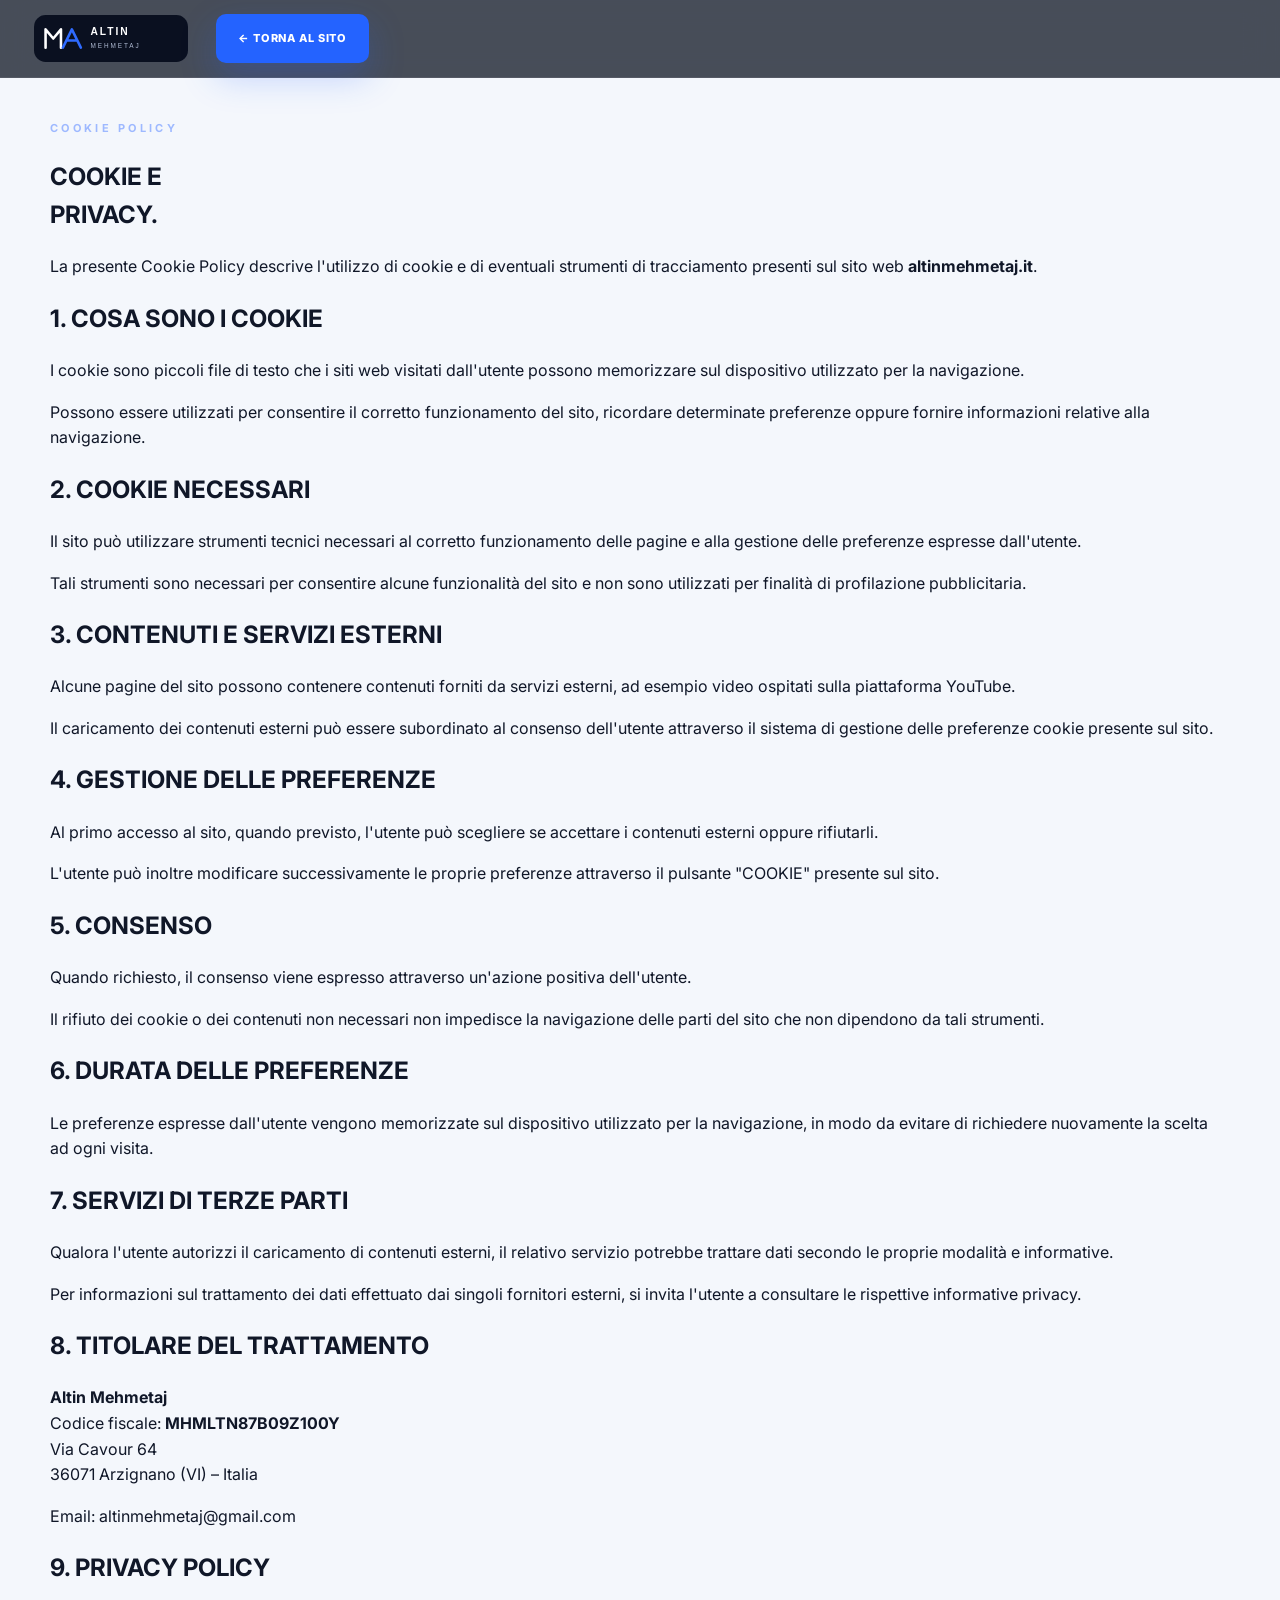
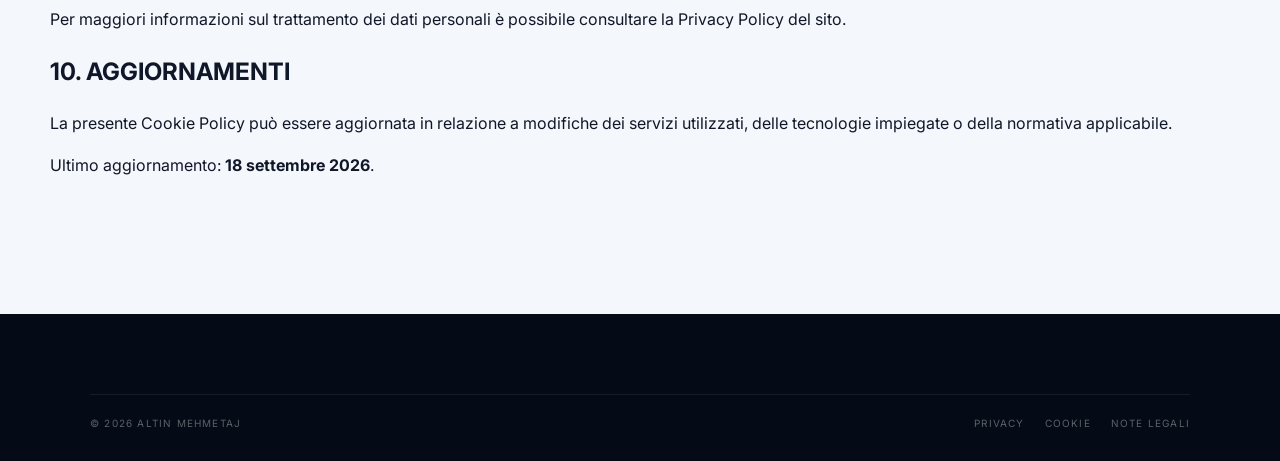
<file: cookie.html>
<!DOCTYPE html>
<html lang="it">
<head>
  <meta charset="UTF-8">
  <meta name="viewport" content="width=device-width, initial-scale=1.0">

  <title>Cookie Policy | Altin Mehmetaj</title>

  <link rel="stylesheet" href="style.css">
  <link rel="icon" href="assets/favicon.svg" type="image/svg+xml">
</head>

<body>

<header class="site-header">

  <a href="index.html" class="brand">
    <img src="assets/logo-am.svg" alt="Altin Mehmetaj">
  </a>

  <a href="index.html" class="btn btn-primary">
    ← TORNA AL SITO
  </a>

</header>


<main>

<section class="section legal-page">

  <div class="section-kicker">COOKIE POLICY</div>

  <h1>
    COOKIE E<br>
    <strong>PRIVACY.</strong>
  </h1>

  <p>
    La presente Cookie Policy descrive l'utilizzo di cookie e di
    eventuali strumenti di tracciamento presenti sul sito web
    <strong>altinmehmetaj.it</strong>.
  </p>


  <h2>1. COSA SONO I COOKIE</h2>

  <p>
    I cookie sono piccoli file di testo che i siti web visitati
    dall'utente possono memorizzare sul dispositivo utilizzato
    per la navigazione.
  </p>

  <p>
    Possono essere utilizzati per consentire il corretto funzionamento
    del sito, ricordare determinate preferenze oppure fornire
    informazioni relative alla navigazione.
  </p>


  <h2>2. COOKIE NECESSARI</h2>

  <p>
    Il sito può utilizzare strumenti tecnici necessari al corretto
    funzionamento delle pagine e alla gestione delle preferenze
    espresse dall'utente.
  </p>

  <p>
    Tali strumenti sono necessari per consentire alcune funzionalità
    del sito e non sono utilizzati per finalità di profilazione
    pubblicitaria.
  </p>


  <h2>3. CONTENUTI E SERVIZI ESTERNI</h2>

  <p>
    Alcune pagine del sito possono contenere contenuti forniti
    da servizi esterni, ad esempio video ospitati sulla piattaforma
    YouTube.
  </p>

  <p>
    Il caricamento dei contenuti esterni può essere subordinato
    al consenso dell'utente attraverso il sistema di gestione
    delle preferenze cookie presente sul sito.
  </p>


  <h2>4. GESTIONE DELLE PREFERENZE</h2>

  <p>
    Al primo accesso al sito, quando previsto, l'utente può scegliere
    se accettare i contenuti esterni oppure rifiutarli.
  </p>

  <p>
    L'utente può inoltre modificare successivamente le proprie
    preferenze attraverso il pulsante "COOKIE" presente sul sito.
  </p>


  <h2>5. CONSENSO</h2>

  <p>
    Quando richiesto, il consenso viene espresso attraverso
    un'azione positiva dell'utente.
  </p>

  <p>
    Il rifiuto dei cookie o dei contenuti non necessari non impedisce
    la navigazione delle parti del sito che non dipendono da tali
    strumenti.
  </p>


  <h2>6. DURATA DELLE PREFERENZE</h2>

  <p>
    Le preferenze espresse dall'utente vengono memorizzate sul
    dispositivo utilizzato per la navigazione, in modo da evitare
    di richiedere nuovamente la scelta ad ogni visita.
  </p>


  <h2>7. SERVIZI DI TERZE PARTI</h2>

  <p>
    Qualora l'utente autorizzi il caricamento di contenuti esterni,
    il relativo servizio potrebbe trattare dati secondo le proprie
    modalità e informative.
  </p>

  <p>
    Per informazioni sul trattamento dei dati effettuato dai singoli
    fornitori esterni, si invita l'utente a consultare le rispettive
    informative privacy.
  </p>


  <h2>8. TITOLARE DEL TRATTAMENTO</h2>

  <p>
    <strong>Altin Mehmetaj</strong><br>
    Codice fiscale: <strong>MHMLTN87B09Z100Y</strong><br>
    Via Cavour 64<br>
    36071 Arzignano (VI) – Italia
  </p>

  <p>
    Email:
    <a href="mailto:altinmehmetaj@gmail.com">
      altinmehmetaj@gmail.com
    </a>
  </p>


  <h2>9. PRIVACY POLICY</h2>

  <p>
    Per maggiori informazioni sul trattamento dei dati personali
    è possibile consultare la
    <a href="privacy.html">Privacy Policy</a>
    del sito.
  </p>


  <h2>10. AGGIORNAMENTI</h2>

  <p>
    La presente Cookie Policy può essere aggiornata in relazione
    a modifiche dei servizi utilizzati, delle tecnologie impiegate
    o della normativa applicabile.
  </p>

  <p>
    Ultimo aggiornamento: <strong>18 settembre 2026</strong>.
  </p>

</section>

</main>


<footer class="site-footer">

  <div class="footer-bottom">

    <div>
      © 2026 ALTIN MEHMETAJ
    </div>

    <div>
      <a href="privacy.html">PRIVACY</a>
      <a href="cookie.html">COOKIE</a>
      <a href="note-legali.html">NOTE LEGALI</a>
    </div>

  </div>

</footer>

</body>
</html>
</file>
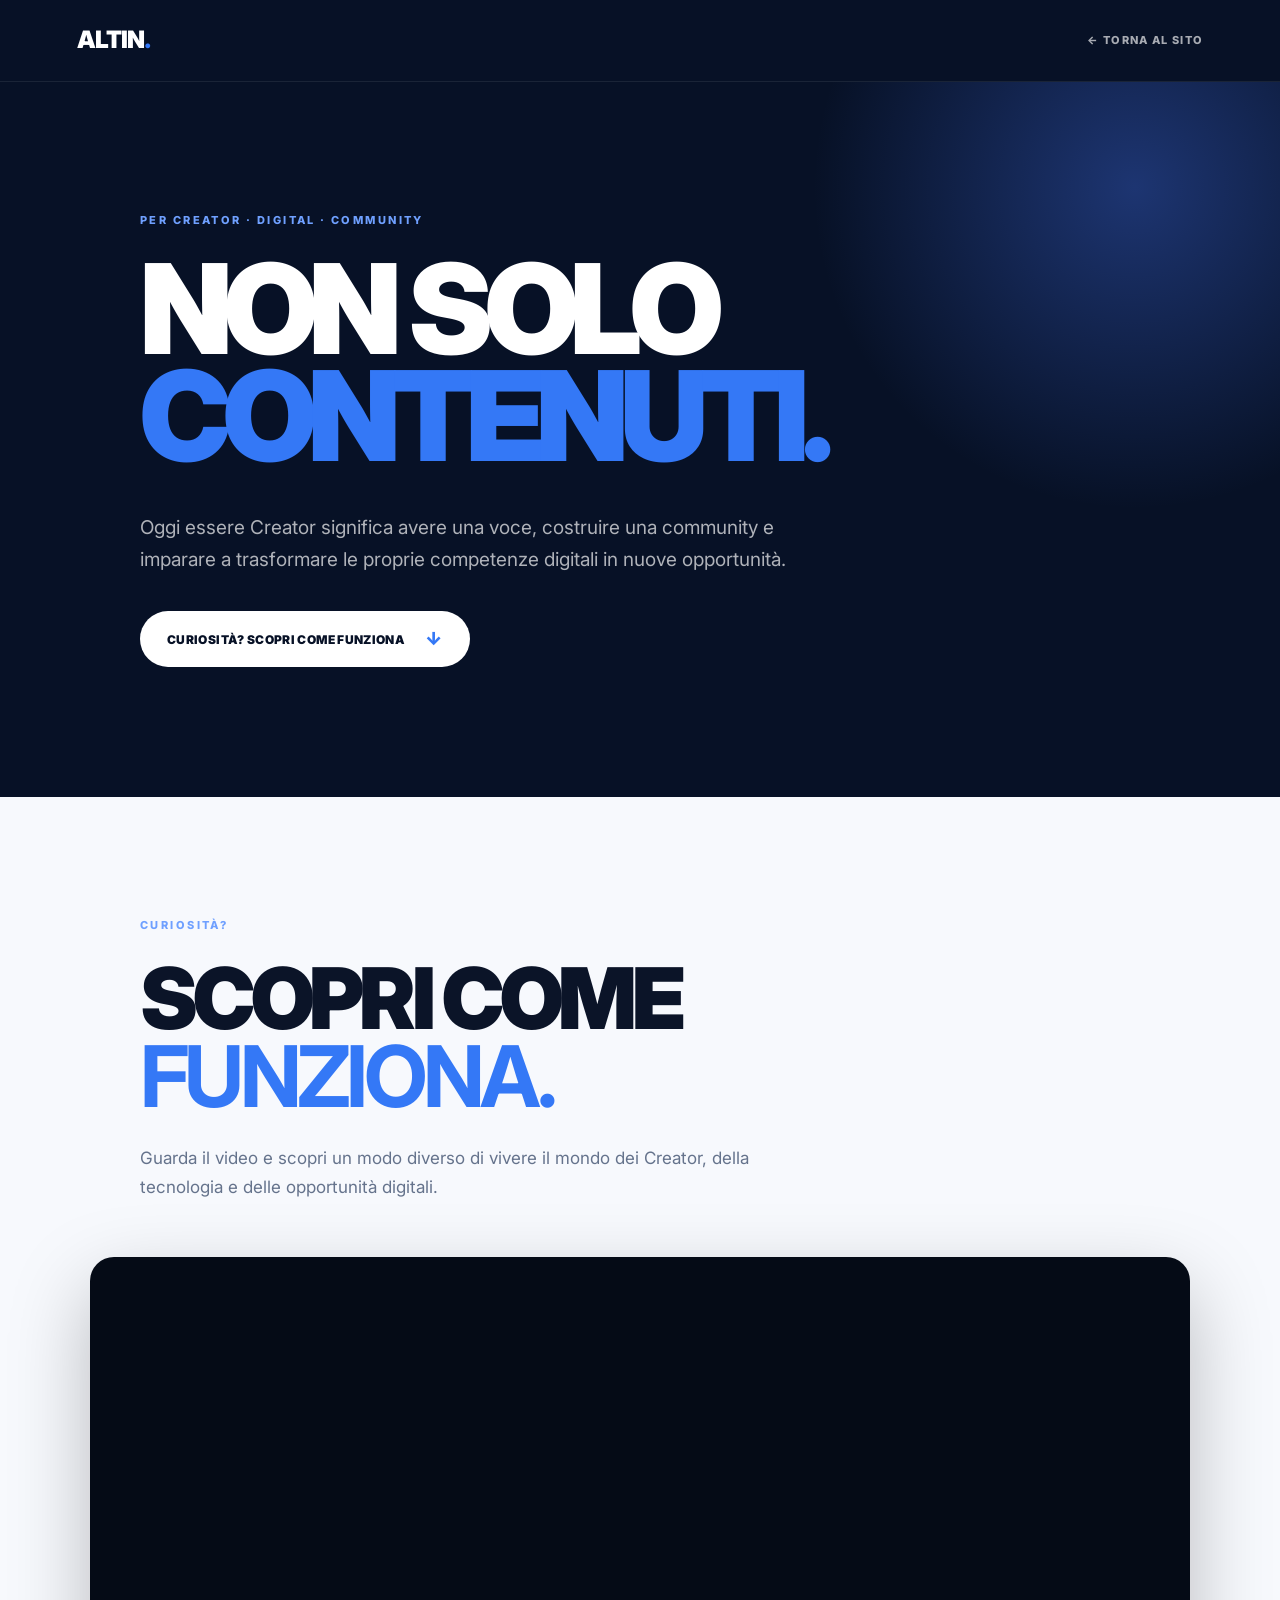
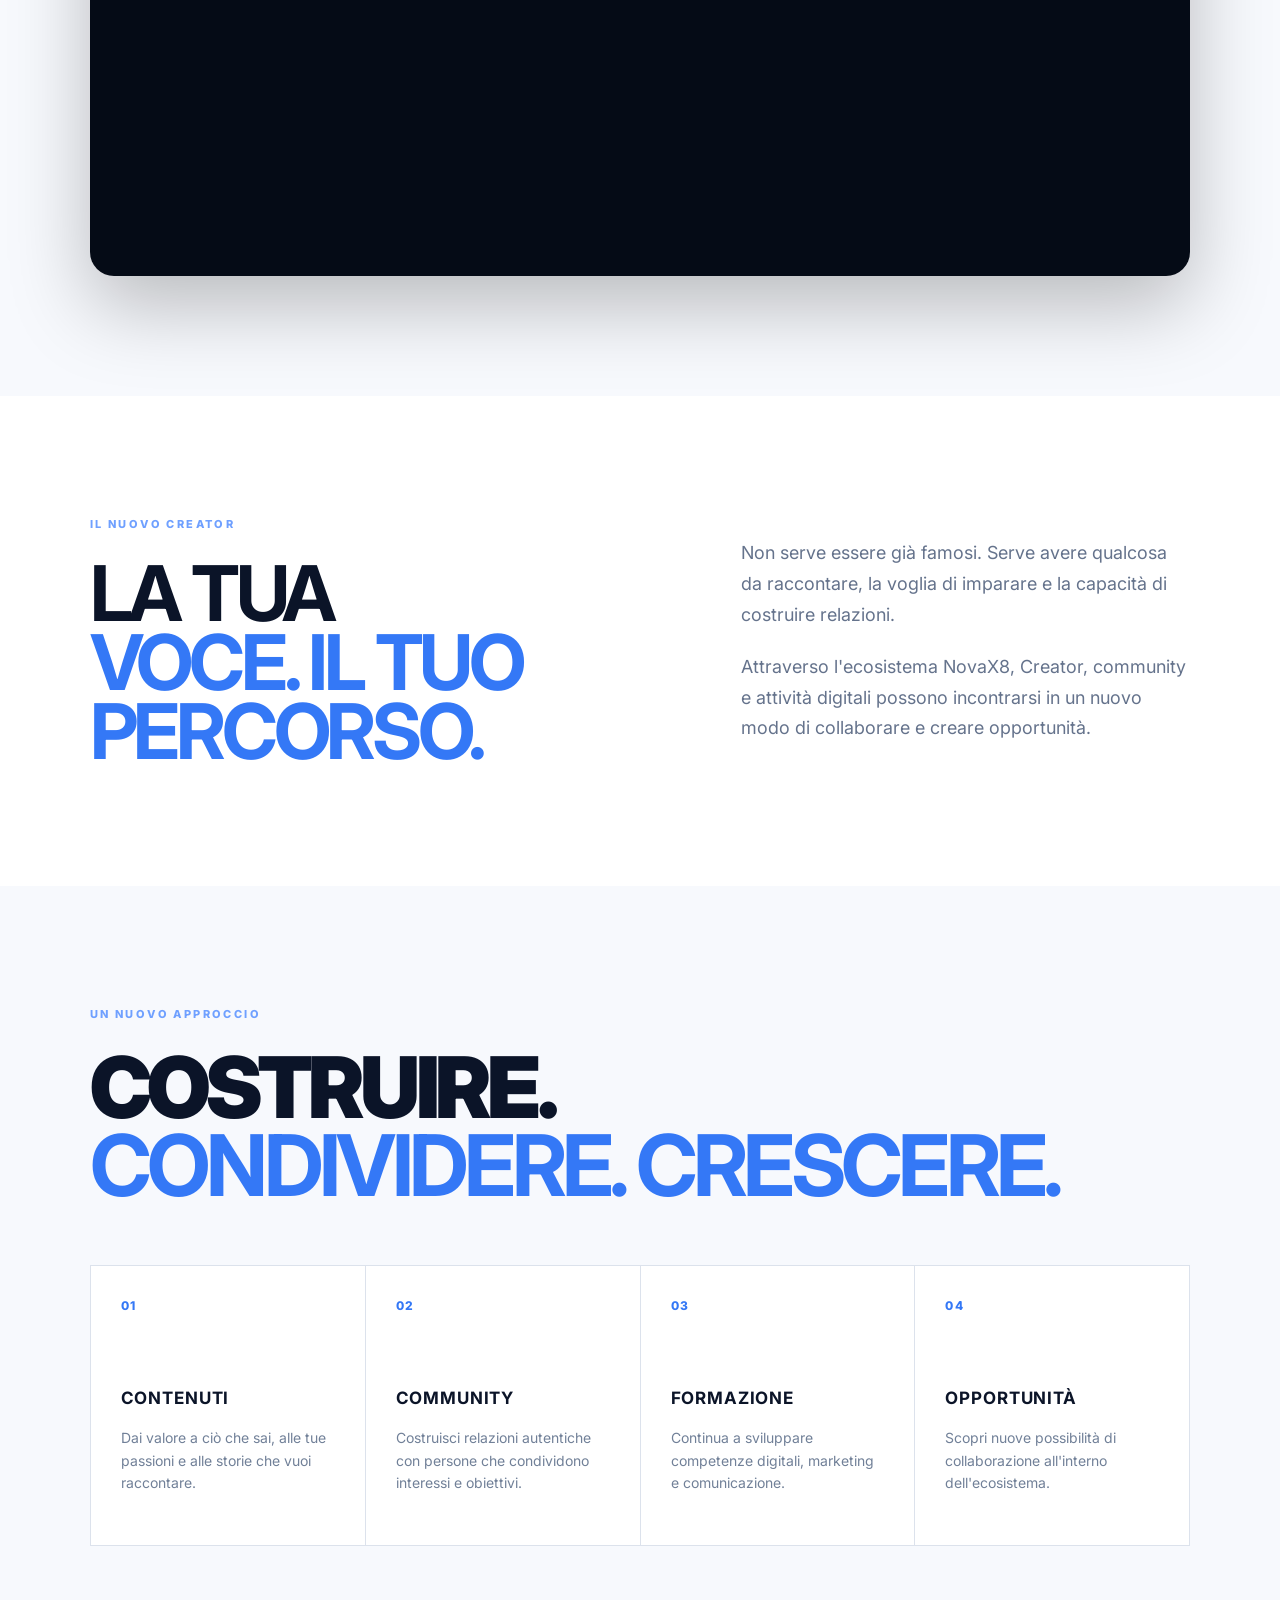
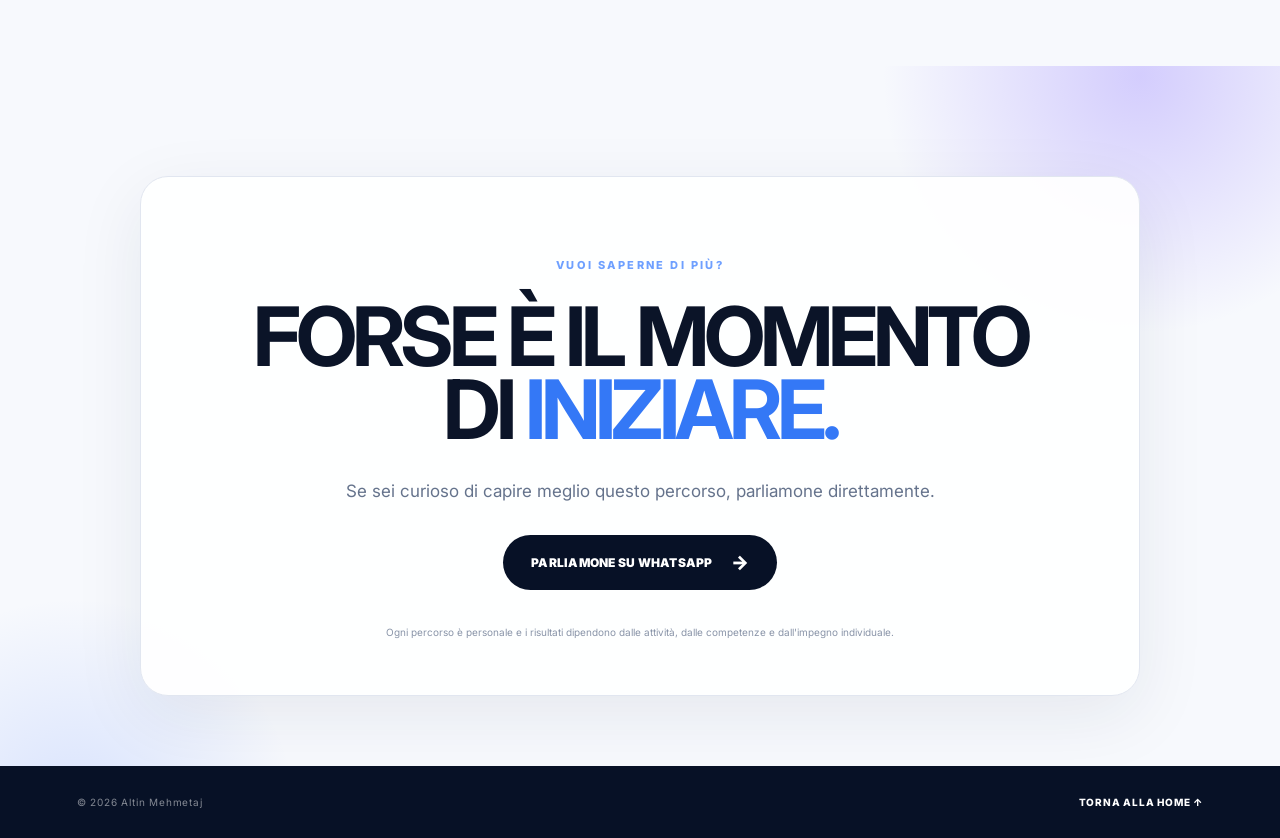
<file: creator.html>
<!DOCTYPE html>
<html lang="it">
<head>
  <meta charset="UTF-8">

  <meta
    name="viewport"
    content="width=device-width, initial-scale=1.0"
  >

  <meta
    name="description"
    content="Un nuovo percorso per Creator, contenuti, community e opportunità digitali."
  >

  <title>Creator | Altin Mehmetaj</title>

  <link rel="stylesheet" href="style.css">
</head>

<body>

  <!-- HEADER -->
  <header class="creator-header">

    <a href="index.html" class="creator-logo">
      ALTIN<span>.</span>
    </a>

    <a href="index.html" class="creator-back">
      ← TORNA AL SITO
    </a>

  </header>


  <!-- HERO -->
  <main>

    <section class="creator-hero">

      <div class="creator-hero-glow"></div>

      <div class="creator-hero-content">

        <div class="creator-kicker">
          PER CREATOR · DIGITAL · COMMUNITY
        </div>

        <h1>
          NON SOLO<br>
          <span>CONTENUTI.</span>
        </h1>

        <p>
          Oggi essere Creator significa avere una voce,
          costruire una community e imparare a trasformare
          le proprie competenze digitali in nuove opportunità.
        </p>

        <a href="#video" class="creator-primary-btn">
          CURIOSITÀ? SCOPRI COME FUNZIONA
          <span>↓</span>
        </a>

      </div>

    </section>


    <!-- VIDEO -->
    <section class="creator-video-section" id="video">

      <div class="creator-video-heading">

        <div class="creator-kicker">
          CURIOSITÀ?
        </div>

        <h2>
          SCOPRI COME<br>
          <strong>FUNZIONA.</strong>
        </h2>

        <p>
          Guarda il video e scopri un modo diverso di vivere
          il mondo dei Creator, della tecnologia e delle
          opportunità digitali.
        </p>

      </div>


  <div
<div class="creator-video-box">
  <iframe
    src="https://www.youtube.com/embed/AUsztY0EZ_s"
    title="Presentazione NovaX8"
    allow="accelerometer; autoplay; clipboard-write; encrypted-media; gyroscope; picture-in-picture; web-share"
    allowfullscreen>
  </iframe>
</div>
  </div>

      </div>

    </section>


    <!-- IDEA -->
    <section class="creator-idea">

      <div class="creator-idea-inner">

        <div>

          <div class="creator-kicker">
            IL NUOVO CREATOR
          </div>

          <h2>
            LA TUA<br>
            <strong>VOCE. IL TUO PERCORSO.</strong>
          </h2>

        </div>

        <div class="creator-idea-text">

          <p>
            Non serve essere già famosi.
            Serve avere qualcosa da raccontare,
            la voglia di imparare e la capacità di
            costruire relazioni.
          </p>

          <p>
            Attraverso l'ecosistema NovaX8,
            Creator, community e attività digitali
            possono incontrarsi in un nuovo modo
            di collaborare e creare opportunità.
          </p>

        </div>

      </div>

    </section>


    <!-- 4 PILASTRI -->
    <section class="creator-pillars">

      <div class="creator-section-title">

        <div class="creator-kicker">
          UN NUOVO APPROCCIO
        </div>

        <h2>
          COSTRUIRE.<br>
          <strong>CONDIVIDERE. CRESCERE.</strong>
        </h2>

      </div>


      <div class="creator-pillars-grid">

        <article class="creator-pillar">

          <span>01</span>

          <h3>CONTENUTI</h3>

          <p>
            Dai valore a ciò che sai, alle tue passioni
            e alle storie che vuoi raccontare.
          </p>

        </article>


        <article class="creator-pillar">

          <span>02</span>

          <h3>COMMUNITY</h3>

          <p>
            Costruisci relazioni autentiche con persone
            che condividono interessi e obiettivi.
          </p>

        </article>


        <article class="creator-pillar">

          <span>03</span>

          <h3>FORMAZIONE</h3>

          <p>
            Continua a sviluppare competenze digitali,
            marketing e comunicazione.
          </p>

        </article>


        <article class="creator-pillar">

          <span>04</span>

          <h3>OPPORTUNITÀ</h3>

          <p>
            Scopri nuove possibilità di collaborazione
            all'interno dell'ecosistema.
          </p>

        </article>

      </div>

    </section>


    <!-- FINAL CTA -->
    <section class="creator-final-cta">

      <div class="creator-final-inner">

        <div class="creator-kicker">
          VUOI SAPERNE DI PIÙ?
        </div>

        <h2>
          FORSE È IL MOMENTO<br>
          DI <strong>INIZIARE.</strong>
        </h2>

        <p>
          Se sei curioso di capire meglio questo percorso,
          parliamone direttamente.
        </p>

        <a
          href="https://wa.me/393518112387?text=Ciao%20Altin%2C%20sono%20interessato%20al%20percorso%20Creator%20e%20vorrei%20saperne%20di%20pi%C3%B9."
          target="_blank"
          rel="noopener"
          class="creator-whatsapp-btn"
        >
          PARLIAMONE SU WHATSAPP
          <span>→</span>
        </a>

        <p class="creator-note">
          Ogni percorso è personale e i risultati dipendono
          dalle attività, dalle competenze e dall'impegno individuale.
        </p>

      </div>

    </section>

  </main>


  <!-- FOOTER -->
  <footer class="creator-footer">

    <span>© 2026 Altin Mehmetaj</span>

    <a href="index.html">
      TORNA ALLA HOME ↑
    </a>

  </footer>

</body>
</html>
</file>
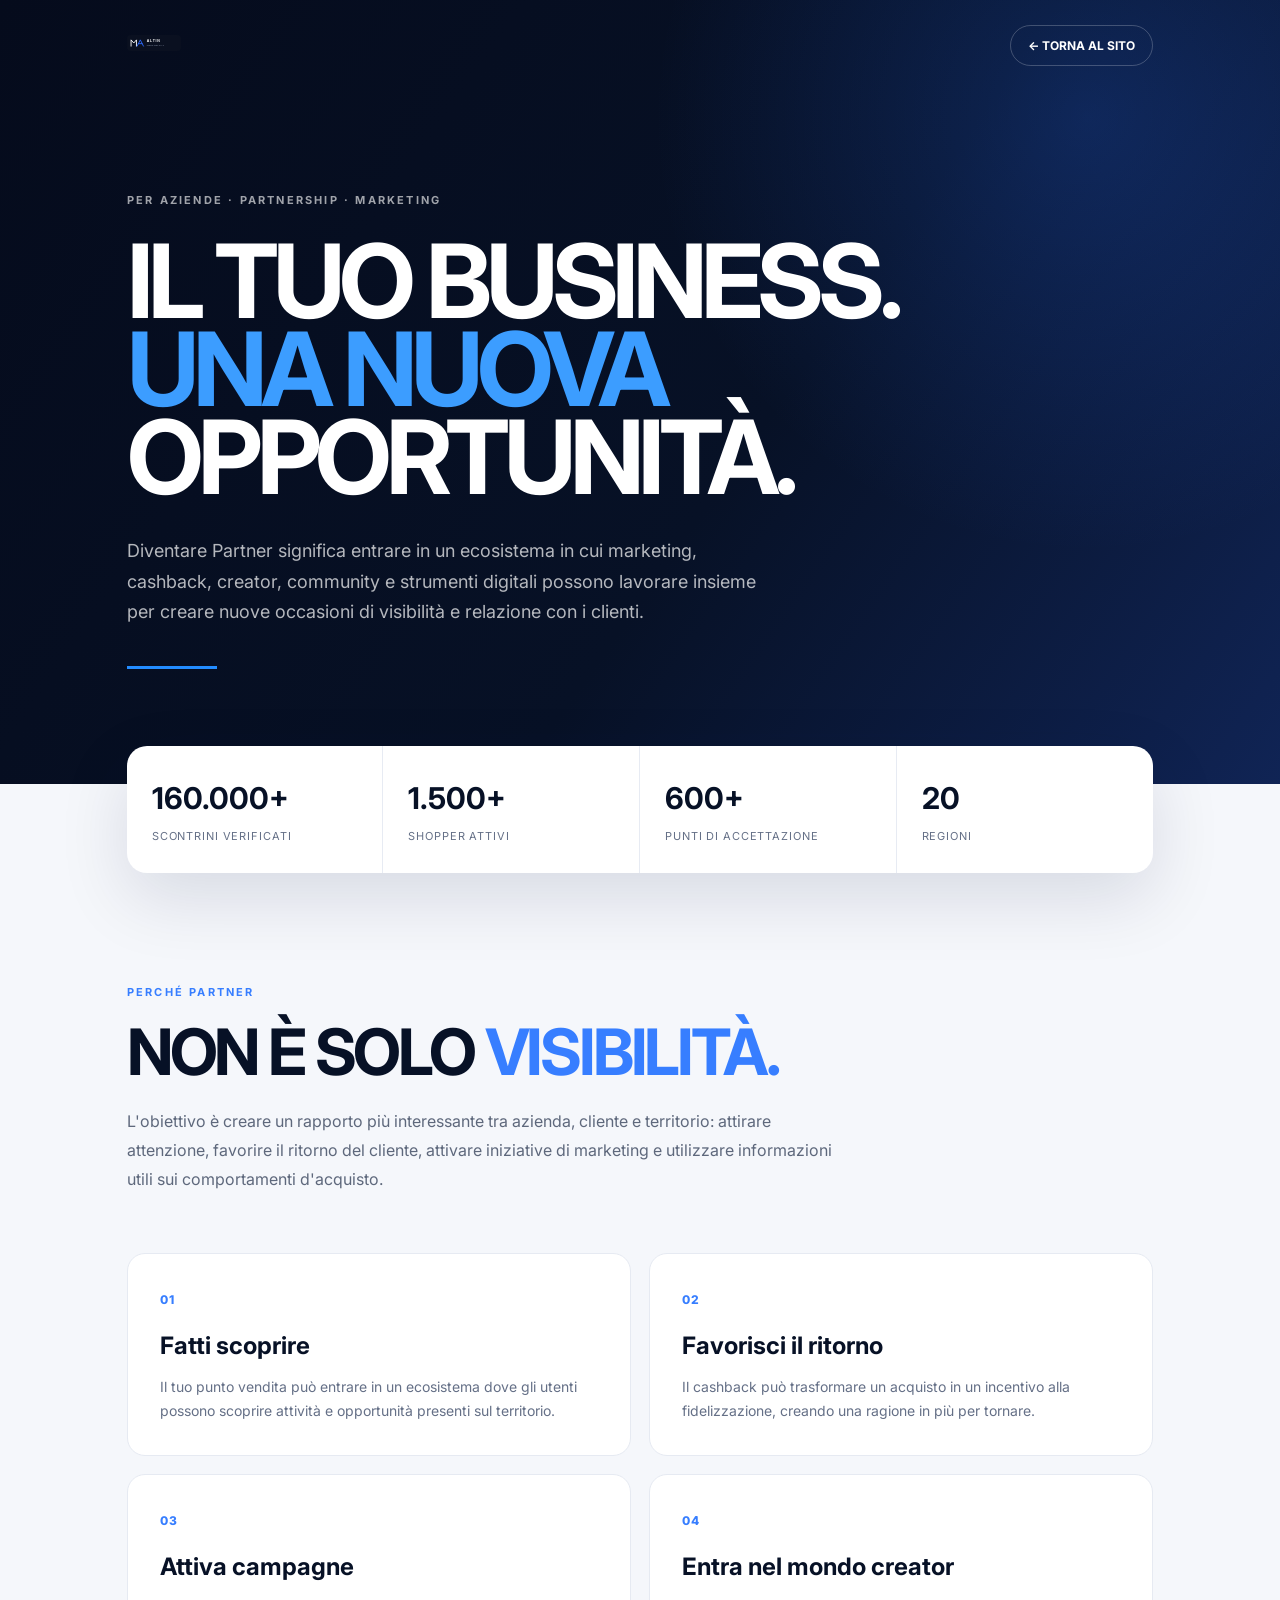
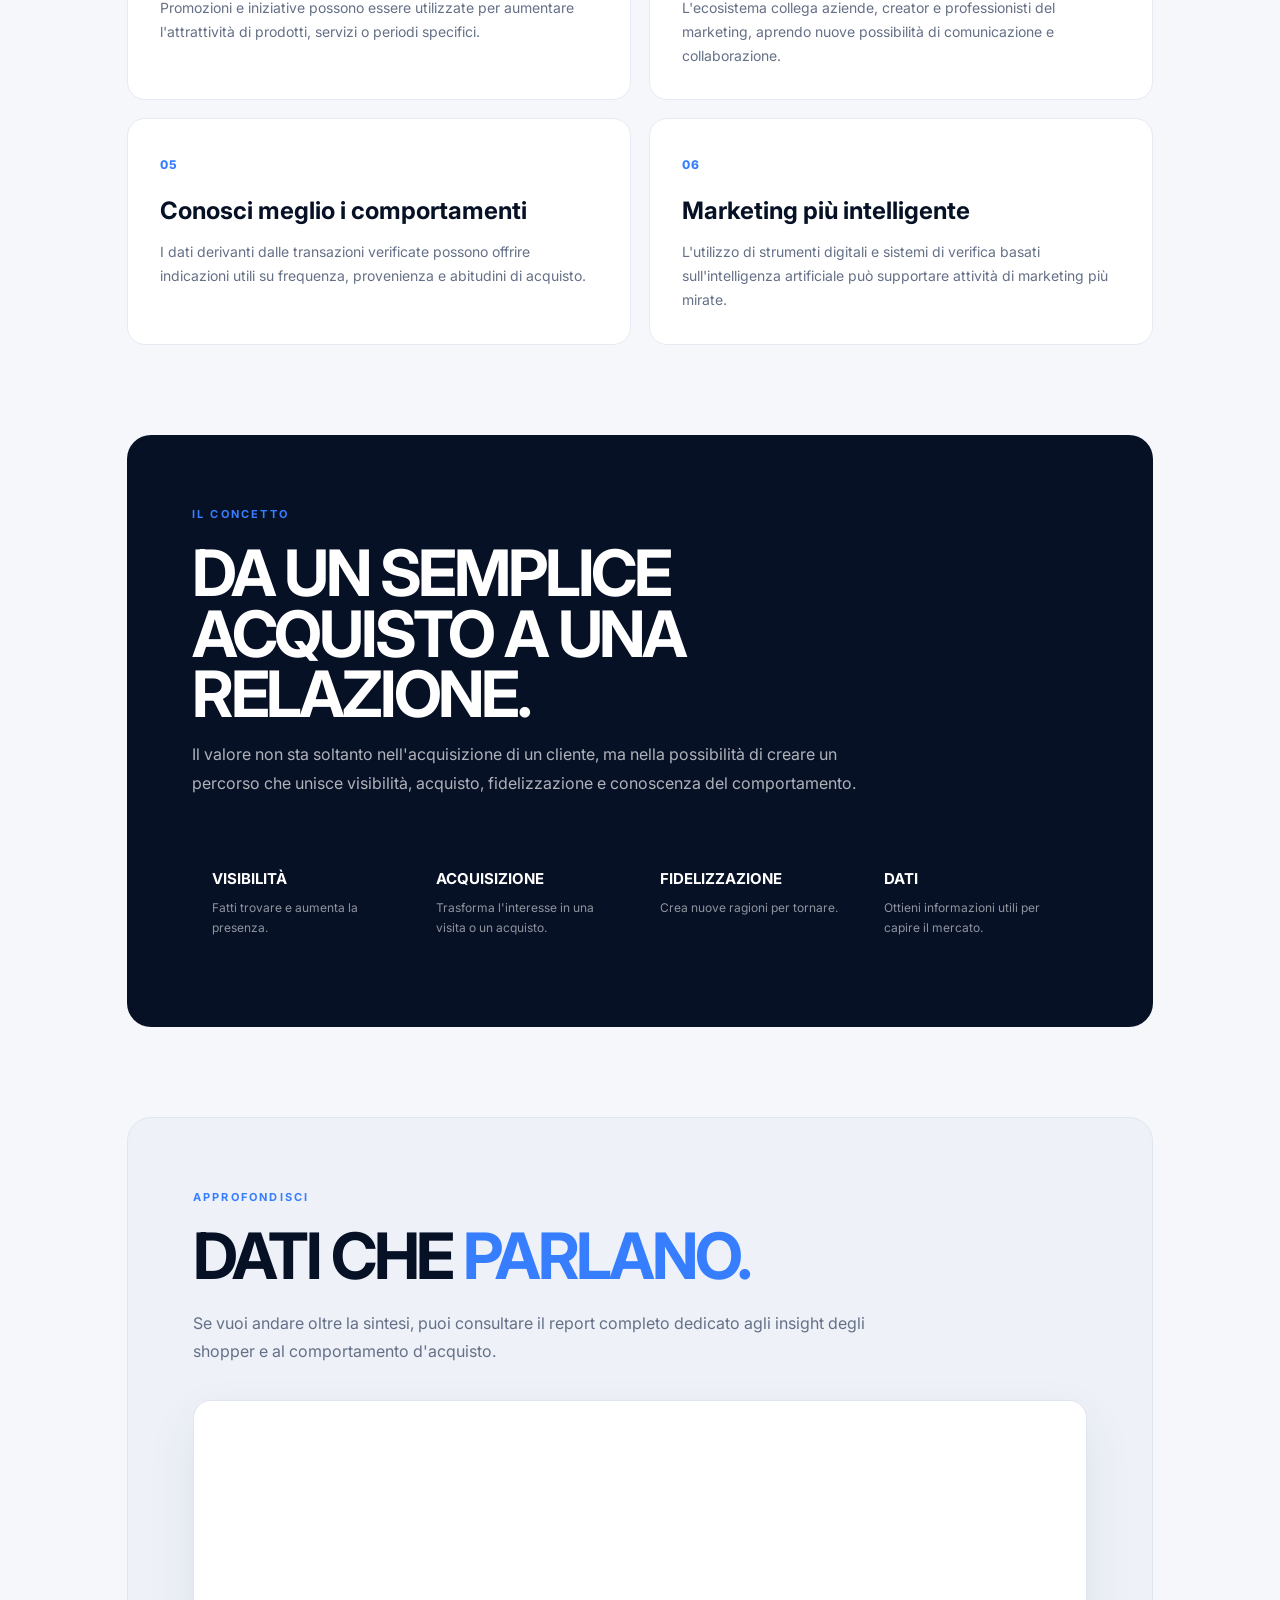
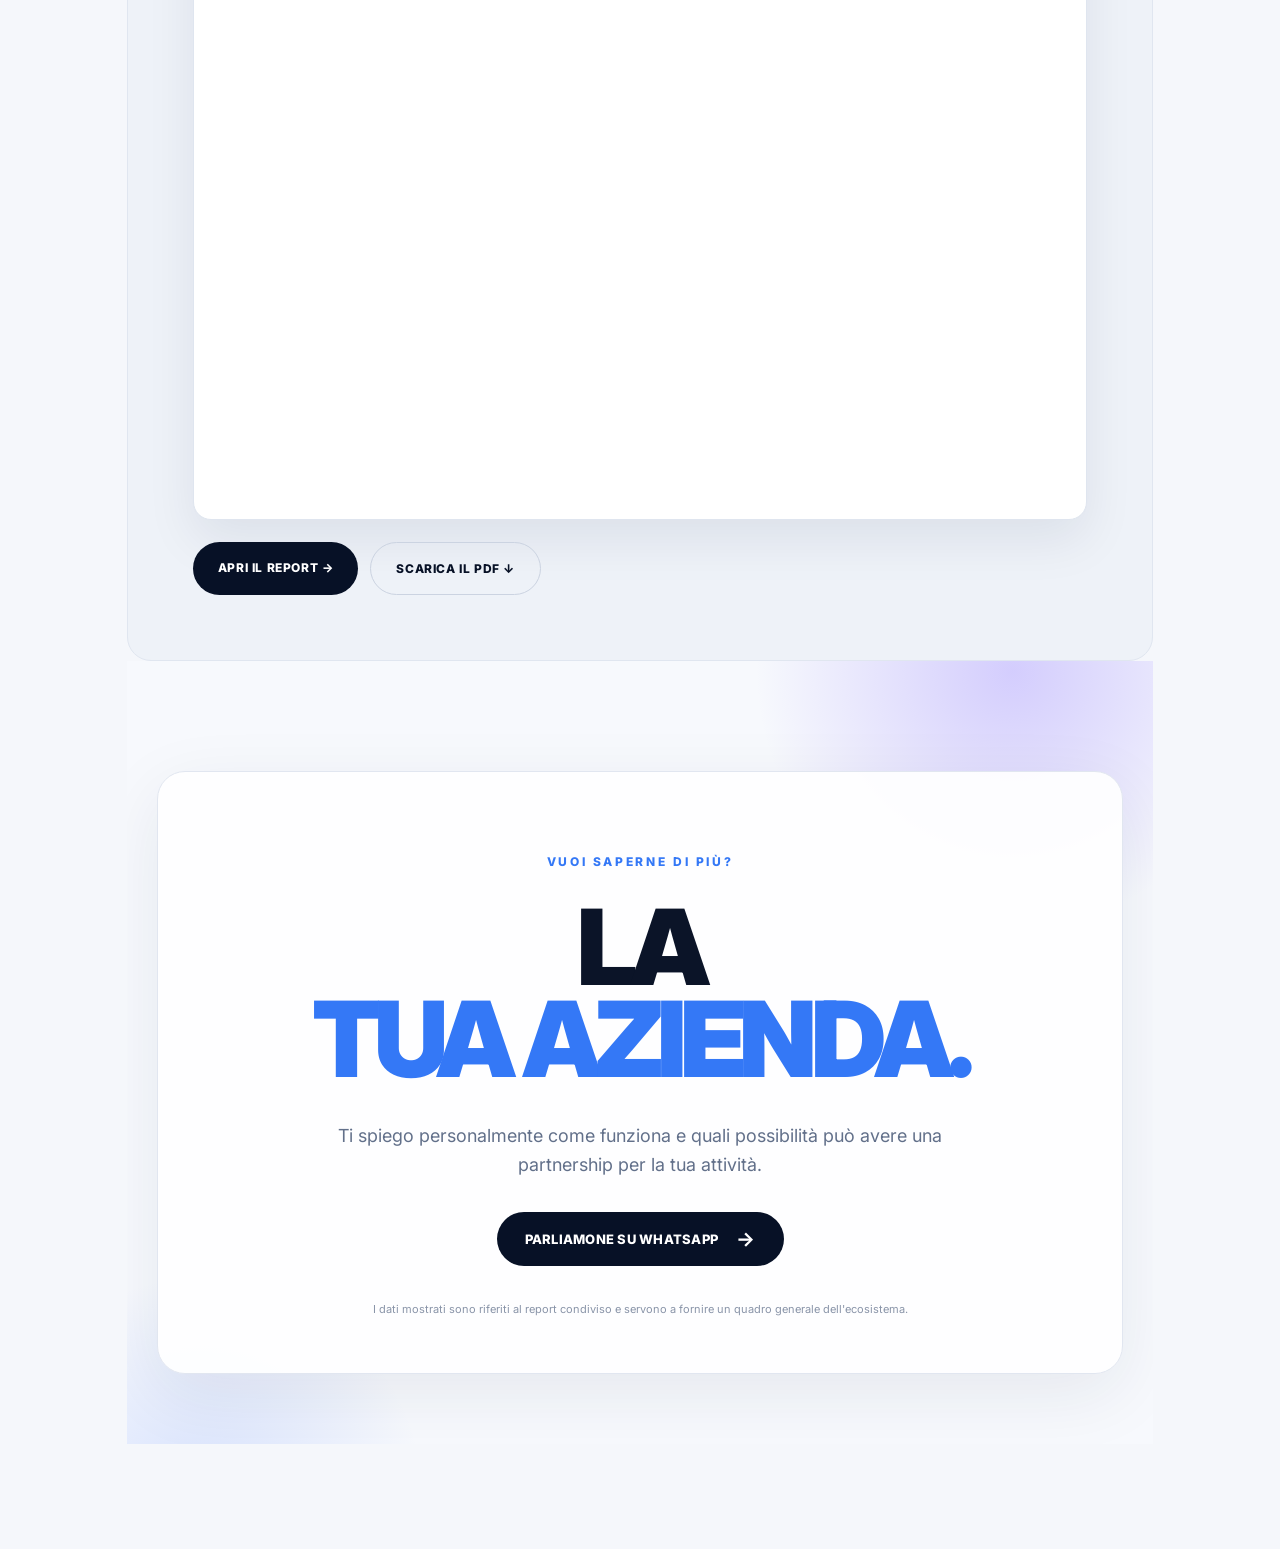
<file: diventa-partner.html>
<!DOCTYPE html>
<html lang="it">
<head>
<meta charset="UTF-8">
<meta name="viewport" content="width=device-width, initial-scale=1.0">
<title>Diventa Partner | Altin Mehmetaj</title>
<meta name="description" content="Scopri perché diventare Partner e come marketing, cashback, creator e strumenti digitali possono creare nuove opportunità per la tua azienda.">
<link rel="icon" type="image/svg+xml" href="assets/favicon.svg">
<link rel="stylesheet" href="style.css">
<style>
.partner-page{background:#f5f7fb;color:#071126;min-height:100vh}
.partner-hero{position:relative;overflow:hidden;background:radial-gradient(circle at 85% 15%,rgba(40,110,255,.22),transparent 34%),linear-gradient(125deg,#050b1c,#071126 58%,#102455);color:#fff}
.partner-header{max-width:1180px;margin:auto;padding:25px 6%;display:flex;justify-content:space-between;align-items:center}
.partner-logo img{width:54px}.partner-back{color:#fff;text-decoration:none;border:1px solid #ffffff38;border-radius:999px;padding:10px 17px;font-size:12px;font-weight:700}
.partner-hero-inner{max-width:1180px;margin:auto;padding:95px 6% 115px}
.partner-kicker,.partner-section-kicker{font-size:11px;font-weight:700;letter-spacing:.2em;text-transform:uppercase}
.partner-kicker{opacity:.62}.partner-title{max-width:920px;margin:25px 0 0;font-size:clamp(52px,8vw,108px);line-height:.86;letter-spacing:-.06em}.partner-title span{display:block;color:#3c9dff}
.partner-lead{max-width:650px;margin-top:35px;font-size:18px;line-height:1.7;color:#ffffffb3}.partner-hero-line{width:90px;height:3px;margin-top:38px;background:#238cff}
.partner-stats{max-width:1180px;margin:-38px auto 0;padding:0 6%;position:relative;z-index:4}.partner-stats-grid{display:grid;grid-template-columns:repeat(4,1fr);background:#fff;border-radius:20px;box-shadow:0 25px 70px #00143c1f;overflow:hidden}
.partner-stat{padding:28px 25px;border-right:1px solid #e7ebf3}.partner-stat:last-child{border:0}.partner-stat strong{display:block;font-size:30px}.partner-stat span{display:block;margin-top:6px;font-size:11px;color:#657087;letter-spacing:.08em;text-transform:uppercase}
.partner-content{max-width:1180px;margin:auto;padding:105px 6%}.partner-section-kicker{color:#377eff}.partner-section-title{max-width:800px;margin:18px 0 0;font-size:clamp(38px,5vw,68px);line-height:.94;letter-spacing:-.05em}.partner-section-title span{color:#377eff}
.partner-intro{max-width:720px;margin:25px 0 60px;color:#5e687c;font-size:16px;line-height:1.8}
.partner-benefits{display:grid;grid-template-columns:repeat(2,1fr);gap:18px}.partner-benefit{padding:32px;background:#fff;border:1px solid #e6eaf2;border-radius:18px}.partner-number{font-size:12px;font-weight:800;color:#377eff;letter-spacing:.12em}.partner-benefit h3{margin:15px 0 10px;font-size:24px}.partner-benefit p{margin:0;color:#657087;line-height:1.7;font-size:14px}
.partner-highlight{margin-top:90px;padding:65px;border-radius:24px;background:#071126;color:#fff}.partner-highlight h2{max-width:760px;margin:18px 0 0;font-size:clamp(38px,5vw,67px);line-height:.94;letter-spacing:-.05em}.partner-highlight p{max-width:680px;color:#ffffffad;line-height:1.8}.partner-flow{display:grid;grid-template-columns:repeat(4,1fr);margin-top:45px;background:#ffffff1f}.partner-flow div{padding:25px 20px;background:#071126}.partner-flow strong{display:block;font-size:15px}.partner-flow span{display:block;margin-top:7px;color:#ffffff8c;font-size:12px}
.partner-cta{margin-top:90px;text-align:center;padding:75px 30px;border-radius:24px;background:#fff;border:1px solid #e6eaf2}.partner-cta h2{max-width:700px;margin:18px auto 0;font-size:clamp(38px,5vw,64px);line-height:.95;letter-spacing:-.05em}.partner-cta h2 span{color:#377eff}.partner-cta p{max-width:560px;margin:22px auto 30px;color:#687388;line-height:1.7}.partner-button{display:inline-flex;padding:16px 25px;border-radius:999px;background:#071126;color:#fff;text-decoration:none;font-size:12px;font-weight:800;letter-spacing:.05em}.partner-note{margin-top:20px;font-size:11px;color:#8a93a3}
@media(max-width:800px){.partner-stats-grid{grid-template-columns:repeat(2,1fr)}.partner-stat:nth-child(2){border-right:0}.partner-stat:nth-child(-n+2){border-bottom:1px solid #e7ebf3}.partner-benefits{grid-template-columns:1fr}.partner-flow{grid-template-columns:repeat(2,1fr)}.partner-highlight{padding:42px 28px}}
@media(max-width:560px){.partner-header{padding:20px}.partner-hero-inner{padding:75px 22px 100px}.partner-title{font-size:53px}.partner-lead{font-size:15px}.partner-stats{padding:0 15px}.partner-stat{padding:22px 15px}.partner-stat strong{font-size:25px}.partner-content{padding:75px 22px}.partner-benefit{padding:26px}.partner-flow{grid-template-columns:1fr}.partner-cta{padding:55px 22px}.partner-button{width:100%;justify-content:center}}

    .partner-report {
      margin-top: 90px;
      padding: 65px;
      border-radius: 24px;
      background: #eef2f8;
      border: 1px solid #e0e6f0;
    }

    .partner-report-head h2 {
      max-width: 700px;
      margin: 18px 0 0;
      font-size: clamp(38px, 5vw, 67px);
      line-height: .94;
      letter-spacing: -.05em;
    }

    .partner-report-head h2 span {
      color: #377eff;
    }

    .partner-report-head p {
      max-width: 680px;
      margin: 22px 0 35px;
      color: #657087;
      line-height: 1.75;
    }

    .partner-pdf-box {
      width: 100%;
      height: 720px;
      background: #fff;
      border-radius: 18px;
      overflow: hidden;
      border: 1px solid #dfe5ef;
      box-shadow: 0 20px 50px rgba(0,20,60,.08);
    }

    .partner-pdf-box iframe {
      width: 100%;
      height: 100%;
      border: 0;
      display: block;
    }

    .partner-report-actions {
      display: flex;
      flex-wrap: wrap;
      gap: 12px;
      margin-top: 22px;
    }

    .partner-button-light {
      background: #071126;
      color: #fff;
    }

    .partner-button-outline {
      background: transparent;
      color: #071126;
      border: 1px solid #cbd3e1;
    }

    @media (max-width: 700px) {
      .partner-report {
        padding: 35px 20px;
        border-radius: 18px;
      }

      .partner-pdf-box {
        height: 560px;
      }

      .partner-report-actions {
        flex-direction: column;
      }

      .partner-report-actions .partner-button {
        width: 100%;
        justify-content: center;
      }
    }

</style>
</head>
<body>
<main class="partner-page">
<section class="partner-hero">
<header class="partner-header">
<a href="index.html" class="partner-logo"><img src="assets/logo-am.svg" alt="AM"></a>
<a href="index.html" class="partner-back">← TORNA AL SITO</a>
</header>
<div class="partner-hero-inner">
<span class="partner-kicker">PER AZIENDE · PARTNERSHIP · MARKETING</span>
<h1 class="partner-title">IL TUO BUSINESS.<span>UNA NUOVA</span>OPPORTUNITÀ.</h1>
<p class="partner-lead">Diventare Partner significa entrare in un ecosistema in cui marketing, cashback, creator, community e strumenti digitali possono lavorare insieme per creare nuove occasioni di visibilità e relazione con i clienti.</p>
<div class="partner-hero-line"></div>
</div>
</section>

<section class="partner-stats">
<div class="partner-stats-grid">
<div class="partner-stat"><strong>160.000+</strong><span>Scontrini verificati</span></div>
<div class="partner-stat"><strong>1.500+</strong><span>Shopper attivi</span></div>
<div class="partner-stat"><strong>600+</strong><span>Punti di accettazione</span></div>
<div class="partner-stat"><strong>20</strong><span>Regioni</span></div>
</div>
</section>

<section class="partner-content">
<span class="partner-section-kicker">PERCHÉ PARTNER</span>
<h2 class="partner-section-title">NON È SOLO <span>VISIBILITÀ.</span></h2>
<p class="partner-intro">L'obiettivo è creare un rapporto più interessante tra azienda, cliente e territorio: attirare attenzione, favorire il ritorno del cliente, attivare iniziative di marketing e utilizzare informazioni utili sui comportamenti d'acquisto.</p>

<div class="partner-benefits">
<article class="partner-benefit"><span class="partner-number">01</span><h3>Fatti scoprire</h3><p>Il tuo punto vendita può entrare in un ecosistema dove gli utenti possono scoprire attività e opportunità presenti sul territorio.</p></article>
<article class="partner-benefit"><span class="partner-number">02</span><h3>Favorisci il ritorno</h3><p>Il cashback può trasformare un acquisto in un incentivo alla fidelizzazione, creando una ragione in più per tornare.</p></article>
<article class="partner-benefit"><span class="partner-number">03</span><h3>Attiva campagne</h3><p>Promozioni e iniziative possono essere utilizzate per aumentare l'attrattività di prodotti, servizi o periodi specifici.</p></article>
<article class="partner-benefit"><span class="partner-number">04</span><h3>Entra nel mondo creator</h3><p>L'ecosistema collega aziende, creator e professionisti del marketing, aprendo nuove possibilità di comunicazione e collaborazione.</p></article>
<article class="partner-benefit"><span class="partner-number">05</span><h3>Conosci meglio i comportamenti</h3><p>I dati derivanti dalle transazioni verificate possono offrire indicazioni utili su frequenza, provenienza e abitudini di acquisto.</p></article>
<article class="partner-benefit"><span class="partner-number">06</span><h3>Marketing più intelligente</h3><p>L'utilizzo di strumenti digitali e sistemi di verifica basati sull'intelligenza artificiale può supportare attività di marketing più mirate.</p></article>
</div>

<div class="partner-highlight">
<span class="partner-section-kicker">IL CONCETTO</span>
<h2>DA UN SEMPLICE ACQUISTO A UNA <strong>RELAZIONE.</strong></h2>
<p>Il valore non sta soltanto nell'acquisizione di un cliente, ma nella possibilità di creare un percorso che unisce visibilità, acquisto, fidelizzazione e conoscenza del comportamento.</p>
<div class="partner-flow">
<div><strong>VISIBILITÀ</strong><span>Fatti trovare e aumenta la presenza.</span></div>
<div><strong>ACQUISIZIONE</strong><span>Trasforma l'interesse in una visita o un acquisto.</span></div>
<div><strong>FIDELIZZAZIONE</strong><span>Crea nuove ragioni per tornare.</span></div>
<div><strong>DATI</strong><span>Ottieni informazioni utili per capire il mercato.</span></div>
</div>
</div>


      <section class="partner-report">
        <div class="partner-report-head">
          <span class="partner-section-kicker">APPROFONDISCI</span>
          <h2>DATI CHE <span>PARLANO.</span></h2>
          <p>
            Se vuoi andare oltre la sintesi, puoi consultare il report completo
            dedicato agli insight degli shopper e al comportamento d'acquisto.
          </p>
        </div>

        <div class="partner-pdf-box">
          <iframe
            src="assets/report-partner.pdf"
            title="Report Partner"
            loading="lazy">
          </iframe>
        </div>

        <div class="partner-report-actions">
          <a
            class="partner-button partner-button-light"
            href="assets/report-partner.pdf"
            target="_blank"
            rel="noopener noreferrer">
            APRI IL REPORT →
          </a>
          <a
            class="partner-button partner-button-outline"
            href="assets/report-partner.pdf"
            download>
            SCARICA IL PDF ↓
          </a>
        </div>
      </section>

<!-- FINAL CTA -->
<section class="final-cta">
  <div class="final-cta-inner">

    <div class="final-cta-kicker">
      VUOI SAPERNE DI PIÙ?
    </div>

    <h2 class="final-cta-title">
      LA<br>
      <span>TUA AZIENDA.</span>
    </h2>

    <p class="final-cta-text">
      Ti spiego personalmente come funziona e quali possibilità può avere
      una partnership per la tua attività.
    </p>

    <a
      href="https://wa.me/39351812387?text=Ciao%20Altin%2C%20sono%20interessato%20a%20conoscere%20meglio%20la%20partnership%20per%20la%20mia%20azienda."
      class="final-cta-button"
      target="_blank"
      rel="noopener"
    >
      <span>PARLIAMONE SU WHATSAPP</span>
      <strong>→</strong>
    </a>

    <p class="final-cta-note">
      I dati mostrati sono riferiti al report condiviso e servono a fornire
      un quadro generale dell'ecosistema.
    </p>

  </div>
</section>
</main>
</body>
</html>
</file>
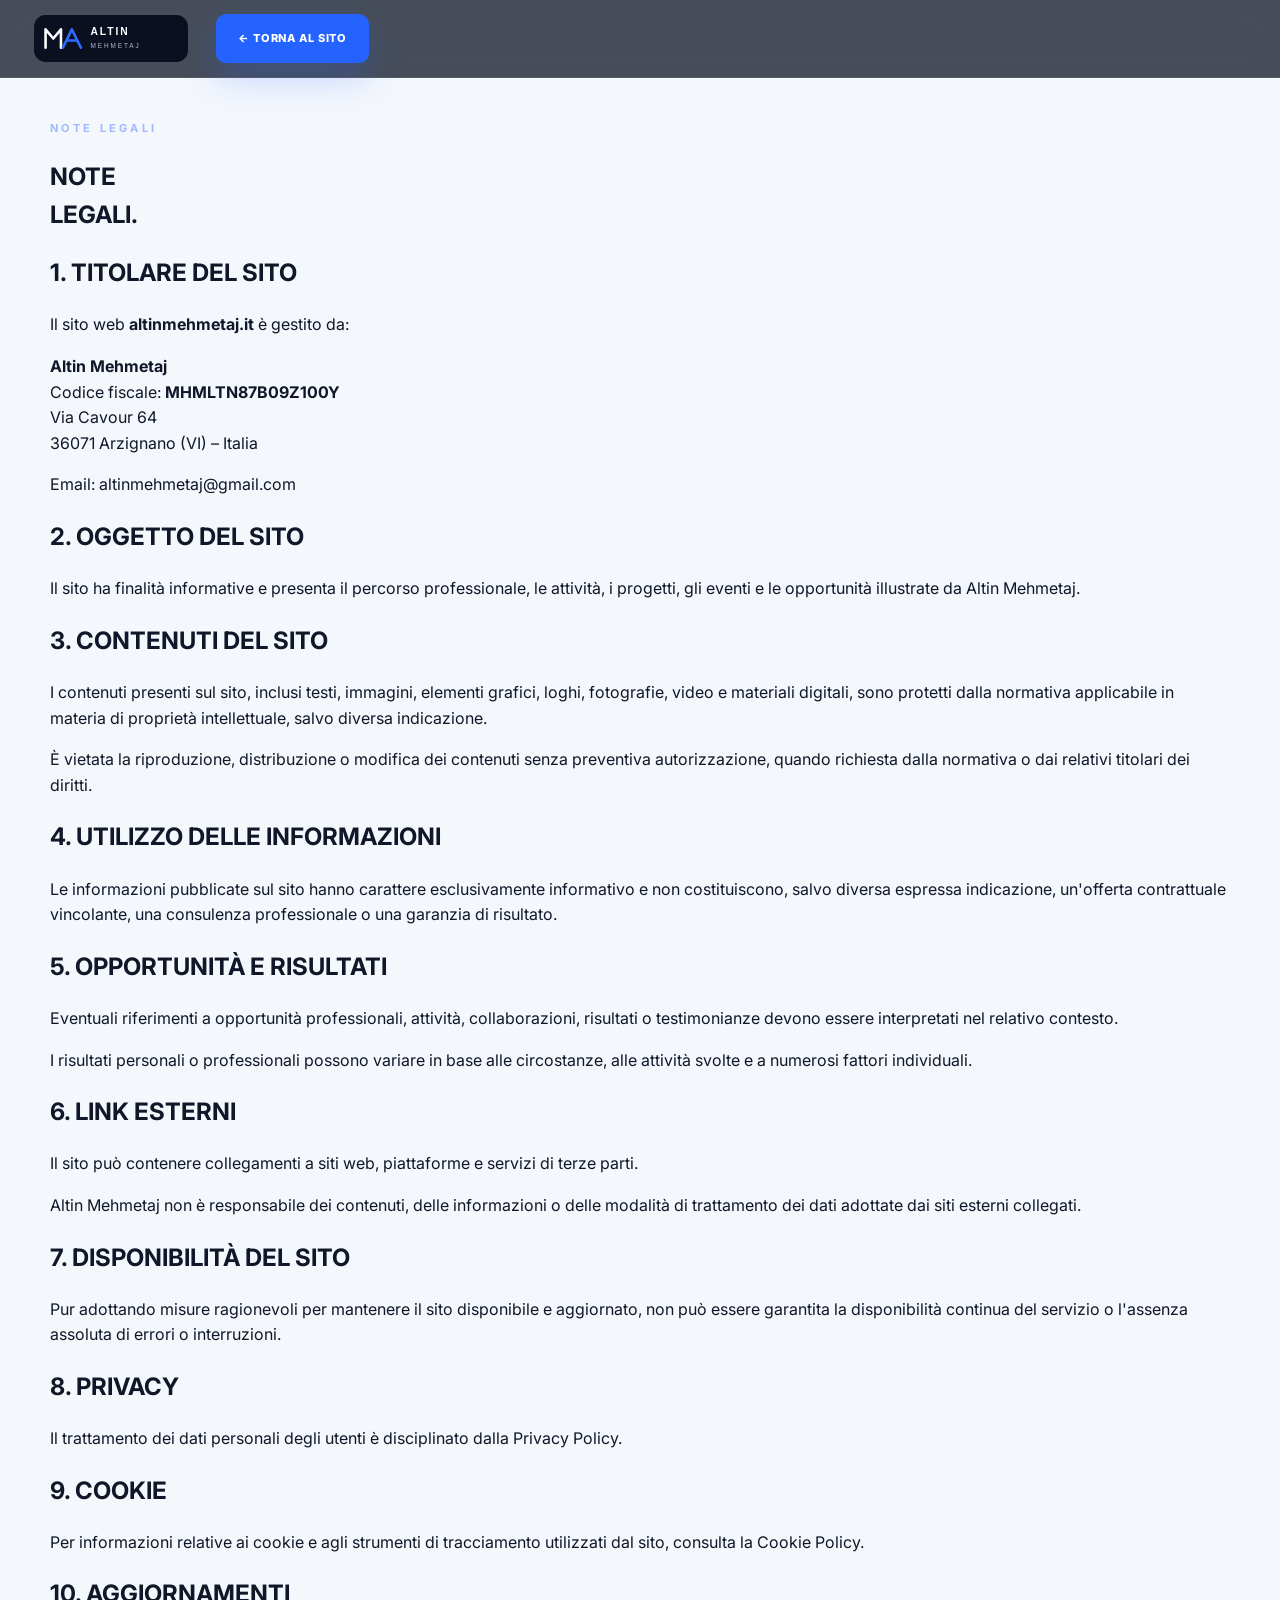
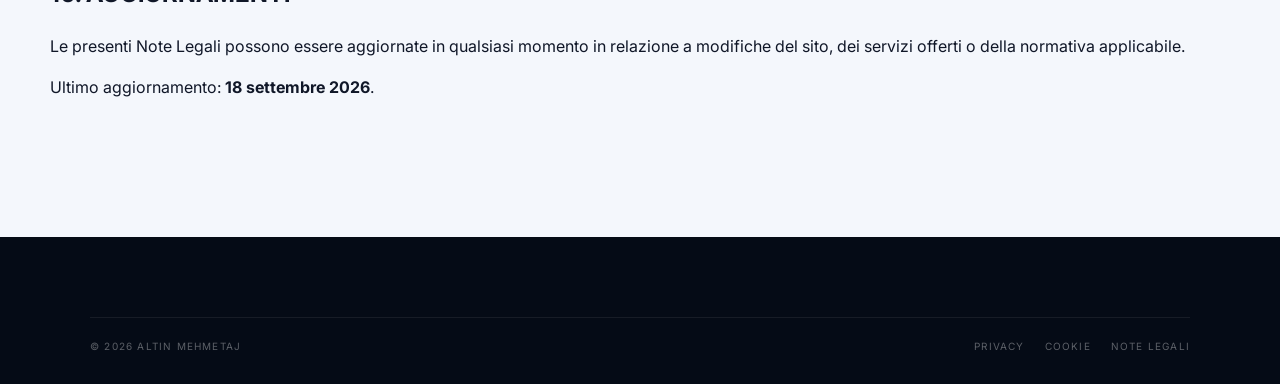
<file: note-legali.html>
<!DOCTYPE html>
<html lang="it">
<head>
  <meta charset="UTF-8">
  <meta name="viewport" content="width=device-width, initial-scale=1.0">

  <title>Note Legali | Altin Mehmetaj</title>

  <link rel="stylesheet" href="style.css">
  <link rel="icon" href="assets/favicon.svg" type="image/svg+xml">
</head>

<body>

<header class="site-header">

  <a href="index.html" class="brand">
    <img src="assets/logo-am.svg" alt="Altin Mehmetaj">
  </a>

  <a href="index.html" class="btn btn-primary">
    ← TORNA AL SITO
  </a>

</header>


<main>

<section class="section legal-page">

  <div class="section-kicker">NOTE LEGALI</div>

  <h1>
    NOTE<br>
    <strong>LEGALI.</strong>
  </h1>


  <h2>1. TITOLARE DEL SITO</h2>

  <p>
    Il sito web <strong>altinmehmetaj.it</strong> è gestito da:
  </p>

  <p>
    <strong>Altin Mehmetaj</strong><br>
    Codice fiscale: <strong>MHMLTN87B09Z100Y</strong><br>
    Via Cavour 64<br>
    36071 Arzignano (VI) – Italia
  </p>

  <p>
    Email:
    <a href="mailto:altinmehmetaj@gmail.com">
      altinmehmetaj@gmail.com
    </a>
  </p>


  <h2>2. OGGETTO DEL SITO</h2>

  <p>
    Il sito ha finalità informative e presenta il percorso
    professionale, le attività, i progetti, gli eventi e le
    opportunità illustrate da Altin Mehmetaj.
  </p>


  <h2>3. CONTENUTI DEL SITO</h2>

  <p>
    I contenuti presenti sul sito, inclusi testi, immagini, elementi
    grafici, loghi, fotografie, video e materiali digitali, sono
    protetti dalla normativa applicabile in materia di proprietà
    intellettuale, salvo diversa indicazione.
  </p>

  <p>
    È vietata la riproduzione, distribuzione o modifica dei contenuti
    senza preventiva autorizzazione, quando richiesta dalla normativa
    o dai relativi titolari dei diritti.
  </p>


  <h2>4. UTILIZZO DELLE INFORMAZIONI</h2>

  <p>
    Le informazioni pubblicate sul sito hanno carattere
    esclusivamente informativo e non costituiscono, salvo diversa
    espressa indicazione, un'offerta contrattuale vincolante,
    una consulenza professionale o una garanzia di risultato.
  </p>


  <h2>5. OPPORTUNITÀ E RISULTATI</h2>

  <p>
    Eventuali riferimenti a opportunità professionali, attività,
    collaborazioni, risultati o testimonianze devono essere
    interpretati nel relativo contesto.
  </p>

  <p>
    I risultati personali o professionali possono variare in base
    alle circostanze, alle attività svolte e a numerosi fattori
    individuali.
  </p>


  <h2>6. LINK ESTERNI</h2>

  <p>
    Il sito può contenere collegamenti a siti web, piattaforme
    e servizi di terze parti.
  </p>

  <p>
    Altin Mehmetaj non è responsabile dei contenuti, delle
    informazioni o delle modalità di trattamento dei dati adottate
    dai siti esterni collegati.
  </p>


  <h2>7. DISPONIBILITÀ DEL SITO</h2>

  <p>
    Pur adottando misure ragionevoli per mantenere il sito
    disponibile e aggiornato, non può essere garantita la
    disponibilità continua del servizio o l'assenza assoluta
    di errori o interruzioni.
  </p>


  <h2>8. PRIVACY</h2>

  <p>
    Il trattamento dei dati personali degli utenti è disciplinato
    dalla
    <a href="privacy.html">Privacy Policy</a>.
  </p>


  <h2>9. COOKIE</h2>

  <p>
    Per informazioni relative ai cookie e agli strumenti di
    tracciamento utilizzati dal sito, consulta la
    <a href="cookie.html">Cookie Policy</a>.
  </p>


  <h2>10. AGGIORNAMENTI</h2>

  <p>
    Le presenti Note Legali possono essere aggiornate in qualsiasi
    momento in relazione a modifiche del sito, dei servizi offerti
    o della normativa applicabile.
  </p>

  <p>
    Ultimo aggiornamento: <strong>18 settembre 2026</strong>.
  </p>

</section>

</main>


<footer class="site-footer">

  <div class="footer-bottom">

    <div>
      © 2026 ALTIN MEHMETAJ
    </div>

    <div>
      <a href="privacy.html">PRIVACY</a>
      <a href="cookie.html">COOKIE</a>
      <a href="note-legali.html">NOTE LEGALI</a>
    </div>

  </div>

</footer>

</body>
</html>
</file>
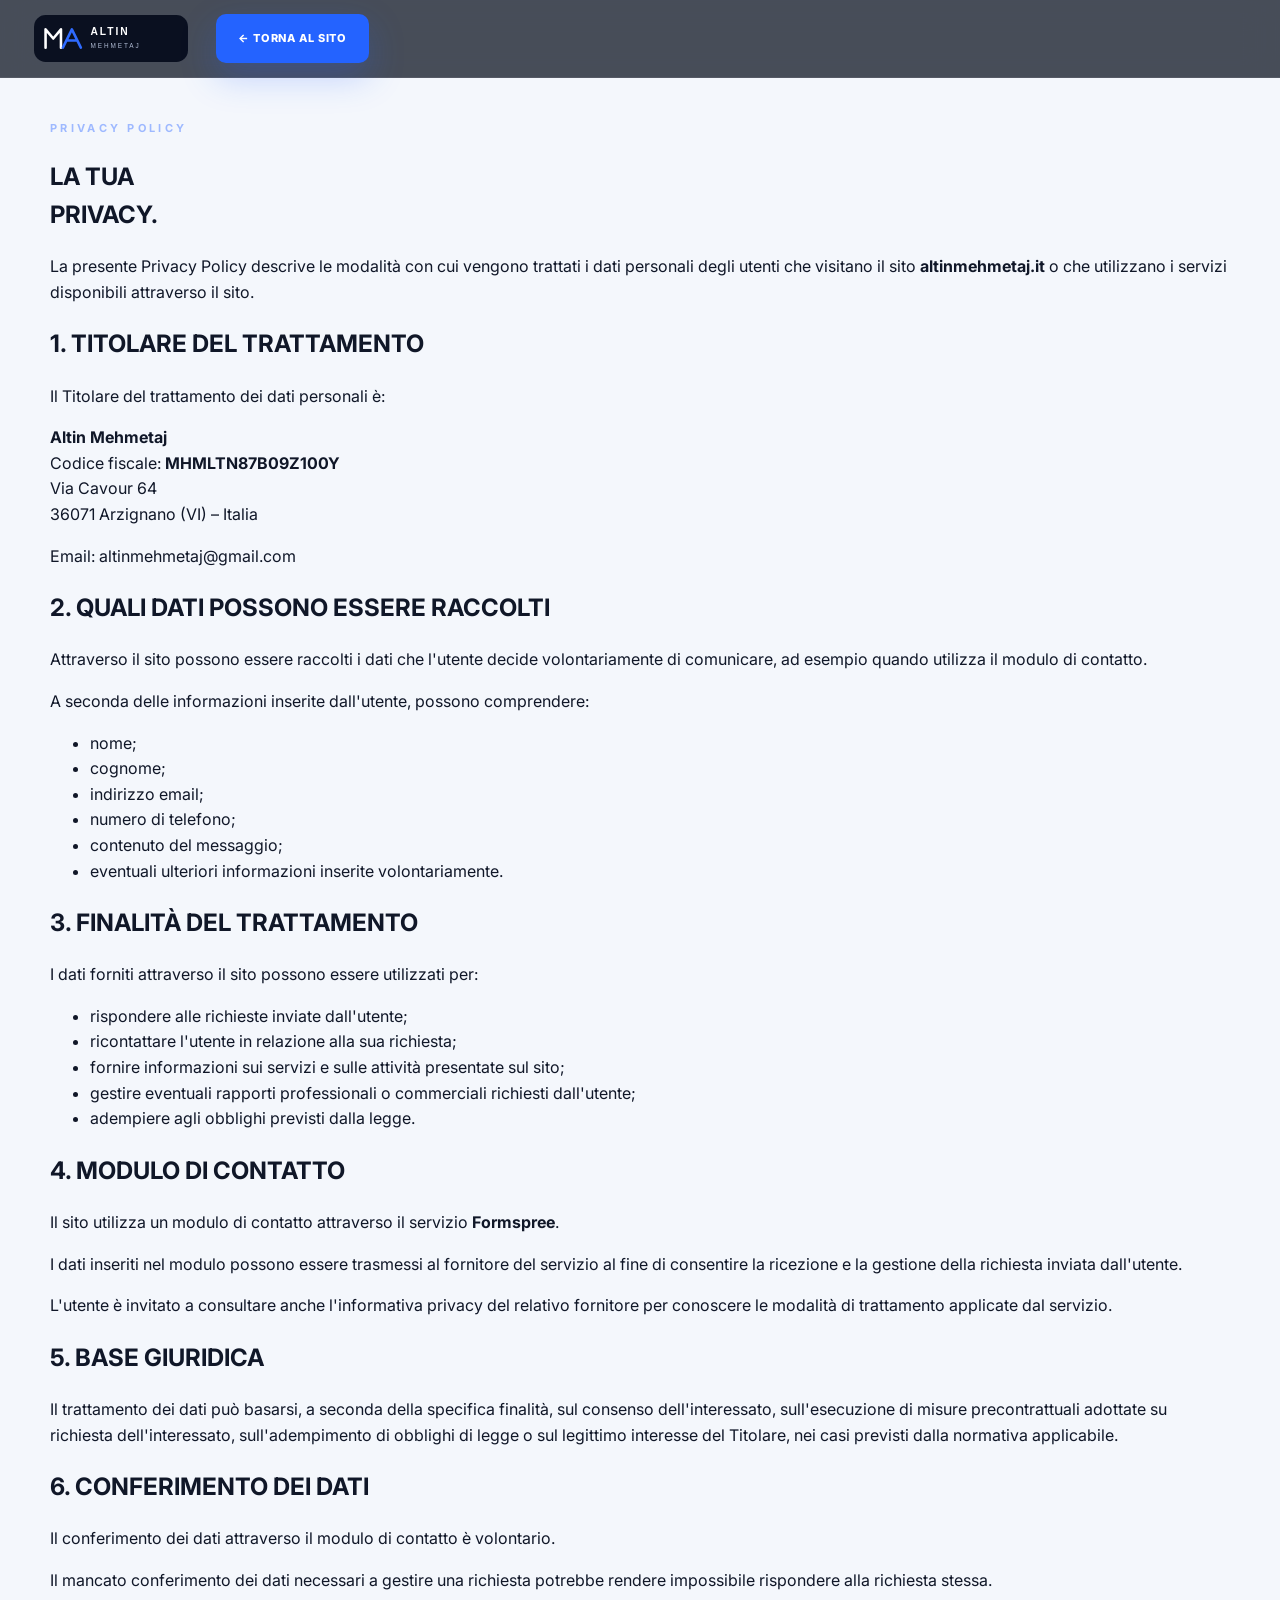
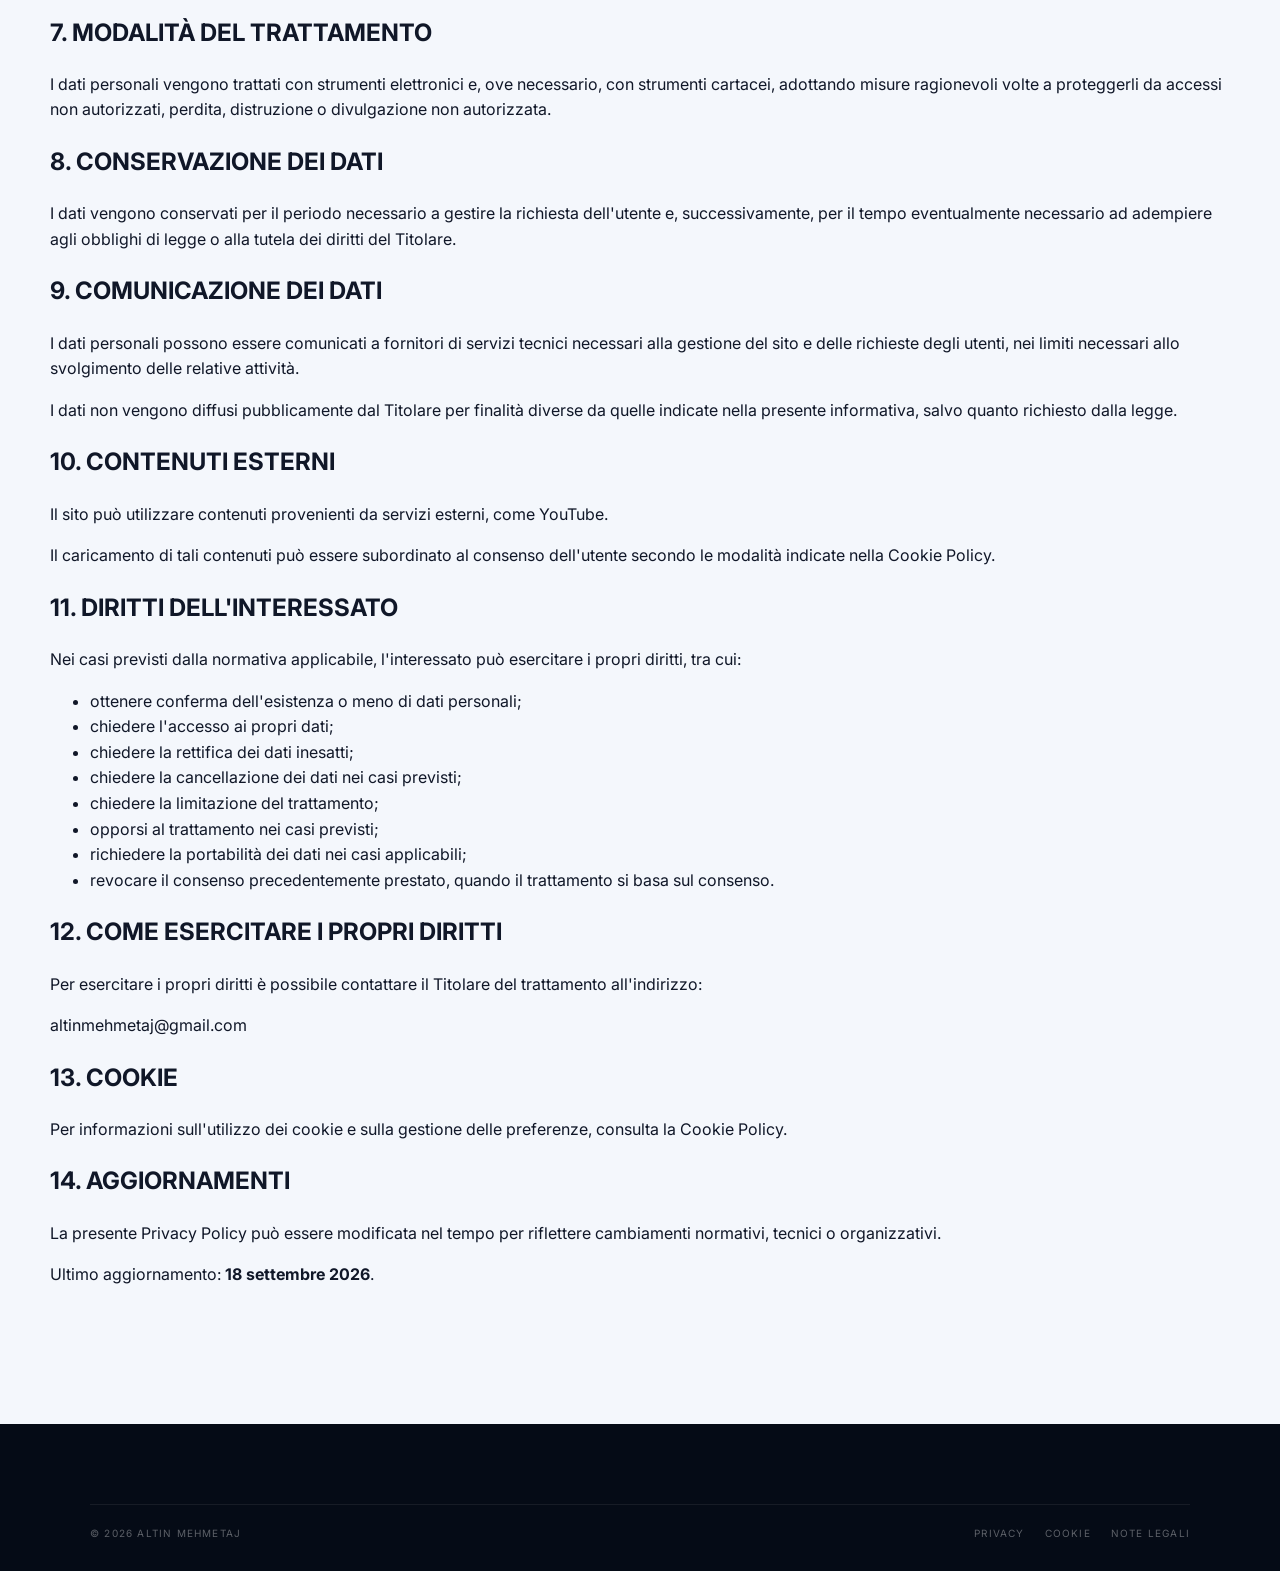
<file: privacy.html>
<!DOCTYPE html>
<html lang="it">
<head>
  <meta charset="UTF-8">
  <meta name="viewport" content="width=device-width, initial-scale=1.0">

  <title>Privacy Policy | Altin Mehmetaj</title>

  <link rel="stylesheet" href="style.css">
  <link rel="icon" href="assets/favicon.svg" type="image/svg+xml">
</head>

<body>

<header class="site-header">

  <a href="index.html" class="brand">
    <img src="assets/logo-am.svg" alt="Altin Mehmetaj">
  </a>

  <a href="index.html" class="btn btn-primary">
    ← TORNA AL SITO
  </a>

</header>


<main>

<section class="section legal-page">

  <div class="section-kicker">PRIVACY POLICY</div>

  <h1>
    LA TUA<br>
    <strong>PRIVACY.</strong>
  </h1>

  <p>
    La presente Privacy Policy descrive le modalità con cui vengono
    trattati i dati personali degli utenti che visitano il sito
    <strong>altinmehmetaj.it</strong> o che utilizzano i servizi
    disponibili attraverso il sito.
  </p>


  <h2>1. TITOLARE DEL TRATTAMENTO</h2>

  <p>
    Il Titolare del trattamento dei dati personali è:
  </p>

  <p>
    <strong>Altin Mehmetaj</strong><br>
    Codice fiscale: <strong>MHMLTN87B09Z100Y</strong><br>
    Via Cavour 64<br>
    36071 Arzignano (VI) – Italia
  </p>

  <p>
    Email:
    <a href="mailto:altinmehmetaj@gmail.com">
      altinmehmetaj@gmail.com
    </a>
  </p>


  <h2>2. QUALI DATI POSSONO ESSERE RACCOLTI</h2>

  <p>
    Attraverso il sito possono essere raccolti i dati che l'utente
    decide volontariamente di comunicare, ad esempio quando utilizza
    il modulo di contatto.
  </p>

  <p>
    A seconda delle informazioni inserite dall'utente, possono
    comprendere:
  </p>

  <ul>
    <li>nome;</li>
    <li>cognome;</li>
    <li>indirizzo email;</li>
    <li>numero di telefono;</li>
    <li>contenuto del messaggio;</li>
    <li>eventuali ulteriori informazioni inserite volontariamente.</li>
  </ul>


  <h2>3. FINALITÀ DEL TRATTAMENTO</h2>

  <p>
    I dati forniti attraverso il sito possono essere utilizzati
    per:
  </p>

  <ul>
    <li>rispondere alle richieste inviate dall'utente;</li>
    <li>ricontattare l'utente in relazione alla sua richiesta;</li>
    <li>fornire informazioni sui servizi e sulle attività presentate
        sul sito;</li>
    <li>gestire eventuali rapporti professionali o commerciali
        richiesti dall'utente;</li>
    <li>adempiere agli obblighi previsti dalla legge.</li>
  </ul>


  <h2>4. MODULO DI CONTATTO</h2>

  <p>
    Il sito utilizza un modulo di contatto attraverso il servizio
    <strong>Formspree</strong>.
  </p>

  <p>
    I dati inseriti nel modulo possono essere trasmessi al fornitore
    del servizio al fine di consentire la ricezione e la gestione
    della richiesta inviata dall'utente.
  </p>

  <p>
    L'utente è invitato a consultare anche l'informativa privacy
    del relativo fornitore per conoscere le modalità di trattamento
    applicate dal servizio.
  </p>


  <h2>5. BASE GIURIDICA</h2>

  <p>
    Il trattamento dei dati può basarsi, a seconda della specifica
    finalità, sul consenso dell'interessato, sull'esecuzione di
    misure precontrattuali adottate su richiesta dell'interessato,
    sull'adempimento di obblighi di legge o sul legittimo interesse
    del Titolare, nei casi previsti dalla normativa applicabile.
  </p>


  <h2>6. CONFERIMENTO DEI DATI</h2>

  <p>
    Il conferimento dei dati attraverso il modulo di contatto
    è volontario.
  </p>

  <p>
    Il mancato conferimento dei dati necessari a gestire una richiesta
    potrebbe rendere impossibile rispondere alla richiesta stessa.
  </p>


  <h2>7. MODALITÀ DEL TRATTAMENTO</h2>

  <p>
    I dati personali vengono trattati con strumenti elettronici
    e, ove necessario, con strumenti cartacei, adottando misure
    ragionevoli volte a proteggerli da accessi non autorizzati,
    perdita, distruzione o divulgazione non autorizzata.
  </p>


  <h2>8. CONSERVAZIONE DEI DATI</h2>

  <p>
    I dati vengono conservati per il periodo necessario a gestire
    la richiesta dell'utente e, successivamente, per il tempo
    eventualmente necessario ad adempiere agli obblighi di legge
    o alla tutela dei diritti del Titolare.
  </p>


  <h2>9. COMUNICAZIONE DEI DATI</h2>

  <p>
    I dati personali possono essere comunicati a fornitori di servizi
    tecnici necessari alla gestione del sito e delle richieste
    degli utenti, nei limiti necessari allo svolgimento delle
    relative attività.
  </p>

  <p>
    I dati non vengono diffusi pubblicamente dal Titolare per finalità
    diverse da quelle indicate nella presente informativa, salvo
    quanto richiesto dalla legge.
  </p>


  <h2>10. CONTENUTI ESTERNI</h2>

  <p>
    Il sito può utilizzare contenuti provenienti da servizi esterni,
    come YouTube.
  </p>

  <p>
    Il caricamento di tali contenuti può essere subordinato al
    consenso dell'utente secondo le modalità indicate nella
    Cookie Policy.
  </p>


  <h2>11. DIRITTI DELL'INTERESSATO</h2>

  <p>
    Nei casi previsti dalla normativa applicabile, l'interessato
    può esercitare i propri diritti, tra cui:
  </p>

  <ul>
    <li>ottenere conferma dell'esistenza o meno di dati personali;</li>
    <li>chiedere l'accesso ai propri dati;</li>
    <li>chiedere la rettifica dei dati inesatti;</li>
    <li>chiedere la cancellazione dei dati nei casi previsti;</li>
    <li>chiedere la limitazione del trattamento;</li>
    <li>opporsi al trattamento nei casi previsti;</li>
    <li>richiedere la portabilità dei dati nei casi applicabili;</li>
    <li>revocare il consenso precedentemente prestato,
        quando il trattamento si basa sul consenso.</li>
  </ul>


  <h2>12. COME ESERCITARE I PROPRI DIRITTI</h2>

  <p>
    Per esercitare i propri diritti è possibile contattare il
    Titolare del trattamento all'indirizzo:
  </p>

  <p>
    <a href="mailto:altinmehmetaj@gmail.com">
      altinmehmetaj@gmail.com
    </a>
  </p>


  <h2>13. COOKIE</h2>

  <p>
    Per informazioni sull'utilizzo dei cookie e sulla gestione
    delle preferenze, consulta la
    <a href="cookie.html">Cookie Policy</a>.
  </p>


  <h2>14. AGGIORNAMENTI</h2>

  <p>
    La presente Privacy Policy può essere modificata nel tempo
    per riflettere cambiamenti normativi, tecnici o organizzativi.
  </p>

  <p>
    Ultimo aggiornamento: <strong>18 settembre 2026</strong>.
  </p>

</section>

</main>


<footer class="site-footer">

  <div class="footer-bottom">

    <div>
      © 2026 ALTIN MEHMETAJ
    </div>

    <div>
      <a href="privacy.html">PRIVACY</a>
      <a href="cookie.html">COOKIE</a>
      <a href="note-legali.html">NOTE LEGALI</a>
    </div>

  </div>

</footer>

</body>
</html>
</file>
<file: style.css>
@import url("https://fonts.googleapis.com/css2?family=Inter:wght@400;500;600;700;800&family=Space+Grotesk:wght@300;400;500;600;700&display=swap");

:root{
  --navy:#071022;
  --navy2:#0c1830;
  --blue:#2463ff;
  --blue2:#4f8cff;
  --ink:#101728;
  --muted:#647087;
  --bg:#f4f7fc;
  --white:#fff;
  --line:#dfe5ef;
  --soft:#edf3ff;
  --radius:24px;
}
*{box-sizing:border-box}
html{scroll-behavior:smooth}
body{margin:0;background:var(--bg);color:var(--ink);font-family:Inter,system-ui,sans-serif;line-height:1.6}
a{color:inherit;text-decoration:none}
button,input,textarea{font:inherit}
.container{width:min(1180px,calc(100% - 48px));margin:auto}
.section{padding:120px max(24px,calc((100% - 1180px)/2))}
.progress-bar{position:fixed;top:0;left:0;height:3px;background:var(--blue);z-index:9999;width:0}

.site-header{
  position:fixed;top:0;left:0;right:0;z-index:1000;
  height:78px;padding:0 34px;
  display:flex;align-items:center;gap:28px;
  background:rgba(5,12,26,.72);
  backdrop-filter:blur(18px);
  border-bottom:1px solid rgba(255,255,255,.08);
}
.brand{display:flex;align-items:center;gap:12px;flex-shrink:0}
.brand img{width:154px;height:auto;display:block}
.brand>span{display:none;color:#fff;font-family:"Space Grotesk";font-size:12px;font-weight:700;letter-spacing:.12em}
.main-nav{display:flex;align-items:center;justify-content:center;gap:25px;flex:1}
.main-nav a{
  font-size:11px;text-transform:uppercase;letter-spacing:.14em;
  color:#e8edf7;opacity:.86;transition:.25s
}
.main-nav a:hover{color:#fff;opacity:1}
.header-social{display:flex;align-items:center;gap:9px}
.header-social a{
  width:32px;height:32px;border:1px solid rgba(255,255,255,.24);
  border-radius:50%;display:grid;place-items:center;
  color:#fff;font-size:9px;font-weight:700
}
.menu-toggle{display:none;background:none;border:0;padding:8px}
.menu-toggle span{width:22px;height:1px;background:#fff;display:block}

.hero{
  min-height:860px;position:relative;color:#fff;overflow:hidden;
  background:#071022 url("assets/hero-altin.jpg") center 37%/cover no-repeat;
}
.hero:before{
  content:"";position:absolute;inset:0;
  background:
    linear-gradient(90deg,rgba(4,10,23,.93) 0%,rgba(4,10,23,.72) 35%,rgba(4,10,23,.18) 65%,rgba(4,10,23,.18) 100%),
    linear-gradient(0deg,rgba(4,10,23,.76),transparent 36%);
}
.hero:after{
  content:"";position:absolute;inset:0;pointer-events:none;opacity:.22;
  background:linear-gradient(90deg,transparent 0,rgba(255,255,255,.04) 1px,transparent 1px);
  background-size:120px 100%;
}
.hero-overlay{display:none}
.hero-content{position:relative;z-index:2;padding:190px 24px 180px;max-width:1180px;margin:auto}
.eyebrow,.section-kicker{
  font-size:11px;letter-spacing:.3em;font-weight:700;color:#9eb9ff
}
.eyebrow{color:#fff;opacity:.88}
.hero h1{
  font-family:"Space Grotesk",sans-serif;font-size:clamp(58px,7.7vw,108px);
  line-height:.9;text-transform:uppercase;letter-spacing:-.055em;
  margin:22px 0 26px;max-width:720px
}
.hero h1 span{font-weight:300;color:transparent;-webkit-text-stroke:1.5px rgba(255,255,255,.75)}
.hero h1 em{font-style:normal;font-weight:700;color:#fff}
.hero h1 .accent-dot{color:var(--blue);-webkit-text-stroke:0}
.hero-subtitle{font-size:17px;color:#dbe3f3;margin:0 0 30px}
.hero-actions{display:flex;align-items:center;gap:28px}
.btn{
  display:inline-flex;align-items:center;justify-content:center;gap:18px;
  padding:16px 22px;border-radius:10px;text-transform:uppercase;
  letter-spacing:.08em;font-size:11px;font-weight:800;border:0;cursor:pointer;transition:.25s
}
.btn-primary{background:var(--blue);color:#fff;box-shadow:0 14px 35px rgba(36,99,255,.25)}
.btn-primary:hover{background:#1b56ec;transform:translateY(-1px)}
.btn-play{font-size:11px;text-transform:uppercase;letter-spacing:.12em;color:#fff;display:flex;align-items:center;gap:10px}
.play-circle{
  width:38px;height:38px;border:1px solid rgba(255,255,255,.55);
  border-radius:50%;display:grid;place-items:center;font-size:10px
}
.hero-side-text{
  position:absolute;right:28px;top:50%;z-index:3;
  transform:translateY(-50%) rotate(90deg);
  transform-origin:center;color:rgba(255,255,255,.65);
  font-size:9px;letter-spacing:.3em;font-weight:700
}
.hero-stats{
  position:absolute;z-index:4;left:50%;bottom:24px;transform:translateX(-50%);
  display:grid;grid-template-columns:repeat(4,1fr);
  background:rgba(4,10,23,.72);border:1px solid rgba(255,255,255,.22);
  border-radius:12px;overflow:hidden;backdrop-filter:blur(12px)
}
.hero-stats .stat{padding:21px 24px;text-align:center;border-right:1px solid rgba(255,255,255,.14)}
.hero-stats .stat:last-child{border-right:0}
.hero-stats .stat strong{font-family:"Space Grotesk";font-size:40px;line-height:1;color:#fff;display:block}
.hero-stats .stat span{display:block;color:#b9c5db;font-size:9px;letter-spacing:.17em;margin-top:7px}

.about{background:#fff}
.about-grid{display:grid;grid-template-columns:1fr 1fr;gap:80px;align-items:end}
.about h2,.vision h2,.events h2,.team h2,.contact h2{
  font-family:"Space Grotesk";font-size:clamp(42px,5vw,68px);
  line-height:1.03;letter-spacing:-.045em;margin:18px 0 0
}
.about h2 strong,.vision h2 strong,.events h2 strong,.team h2 strong,.contact h2 strong{color:var(--blue)}
.about-copy p{font-size:18px;color:var(--muted);margin:0 0 16px;max-width:560px}

.story{background:#fff;display:grid;grid-template-columns:1.04fr .96fr;gap:70px;align-items:center}
.story-image{position:relative;overflow:hidden;border-radius:3px;box-shadow:0 28px 80px rgba(14,24,48,.12)}
.story-image img{display:block;width:100%;aspect-ratio:1.34/1;object-fit:cover}
.image-caption{position:absolute;left:24px;bottom:22px;color:#fff;text-transform:uppercase;letter-spacing:.16em;font-size:11px;display:flex;flex-direction:column;gap:2px;text-shadow:0 2px 15px #000}
.story-content h2{font-family:"Space Grotesk";font-size:clamp(48px,5vw,70px);line-height:.98;text-transform:uppercase;letter-spacing:-.045em;margin:16px 0 26px}
.story-content h2 strong{color:var(--blue)}
.story-content p{color:#5d687c;font-size:16px;margin:0 0 15px}
.story-content p strong{font-weight:700;color:var(--ink)}
.text-link{display:inline-flex;gap:10px;margin-top:15px;color:var(--blue);font-size:10px;text-transform:uppercase;letter-spacing:.15em;font-weight:800}

.vision{background:#fff}
.vision-heading,.section-title-row,.team-heading{display:grid;grid-template-columns:1fr 1fr;gap:70px;align-items:end;margin-bottom:55px}
.vision-heading>p,.section-title-row>p,.team-heading>p{margin:0;color:var(--muted);font-size:16px}
.cards-grid{display:grid;grid-template-columns:repeat(4,1fr);gap:18px}
.feature-card{
  border:1px solid var(--line);border-radius:16px;padding:30px;
  transition:.25s;background:#fff;min-height:245px
}
.feature-card:hover{transform:translateY(-5px);box-shadow:0 20px 45px rgba(19,33,66,.08);border-color:#bfd0ff}
.card-number{font-size:10px;letter-spacing:.22em;color:var(--blue);font-weight:800}
.feature-card h3{font-family:"Space Grotesk";font-size:23px;margin:22px 0 8px}
.feature-card p{color:var(--muted);font-size:14px;margin:0}

.opportunity{background:#eef3fa}
.opportunity-inner{
  background:#0a1327;color:#fff;border-radius:24px;padding:65px;
  display:grid;grid-template-columns:1.1fr .9fr;gap:35px 70px;
  box-shadow:0 30px 80px rgba(9,20,44,.12)
}
.opportunity-inner .section-kicker{grid-column:1/-1;color:#7da3ff}
.opportunity-inner h2{margin:0;font-family:"Space Grotesk";font-size:clamp(42px,5vw,68px);line-height:1.03;letter-spacing:-.045em}
.opportunity-inner h2 strong{color:#8db0ff}
.opportunity-inner p{color:#b9c4d8;font-size:16px;margin:0;align-self:center}
.opportunity-inner .btn{width:max-content}

.events{background:#fff}
.events-list{display:grid;grid-template-columns:repeat(3,1fr);gap:18px}
.event-card{
  border:1px solid var(--line);border-radius:18px;padding:27px;background:#fff;
  min-height:260px;display:flex;flex-direction:column
}
.event-date{color:var(--blue);font-size:10px;letter-spacing:.18em;font-weight:800}
.event-card h3{font-family:"Space Grotesk";font-size:28px;margin:14px 0 8px}
.event-card p{color:var(--muted);font-size:14px;margin:0 0 22px}
.event-card a{margin-top:auto;color:var(--blue);font-size:10px;text-transform:uppercase;letter-spacing:.15em;font-weight:800}

.team{background:#f5f8fd}
.team-heading{margin-bottom:35px}
.team-stats{display:grid;grid-template-columns:repeat(4,1fr);border:1px solid var(--line);border-radius:18px;background:#fff;overflow:hidden}
.team-stats div{padding:42px 24px;text-align:center;border-right:1px solid var(--line)}
.team-stats div:last-child{border-right:0}
.team-stats strong{display:block;font-family:"Space Grotesk";font-size:44px;color:var(--blue)}
.team-stats span{text-transform:uppercase;letter-spacing:.13em;color:var(--muted);font-size:9px}
.team-photo-placeholder{
  margin-top:20px;min-height:180px;border:1px dashed #b8c3d6;border-radius:16px;
  background:#fff;display:grid;place-items:center;text-align:center;padding:30px;color:var(--blue);
  font-size:11px;letter-spacing:.16em;font-weight:800
}
.team-photo-placeholder p{margin:6px 0 0;color:#8a95a7;letter-spacing:.05em;font-weight:500;font-size:12px}

.contact{background:linear-gradient(180deg,#eef3fb,#e9eff8)}
.contact-shell{display:grid;grid-template-columns:.86fr 1.14fr;gap:70px;align-items:start}
.contact-intro h2{margin-bottom:25px}
.contact-intro>p{font-size:17px;color:var(--muted);max-width:520px}
.contact-links{margin-top:38px;border-top:1px solid #cfd7e4}
.contact-links a{display:flex;justify-content:space-between;gap:20px;padding:17px 0;border-bottom:1px solid #cfd7e4;text-transform:uppercase;letter-spacing:.12em;font-size:11px;font-weight:700}
.contact-links a strong{color:var(--blue)}
.contact-form-wrap{
  background:#fff;border:1px solid var(--line);border-radius:22px;padding:34px;
  box-shadow:0 25px 70px rgba(15,30,60,.08)
}
.form-label{color:var(--blue);font-size:10px;letter-spacing:.17em;font-weight:800;margin-bottom:18px}
.form-row{display:grid;grid-template-columns:1fr 1fr;gap:15px}
form label{display:block;color:#536075;font-size:11px;text-transform:uppercase;letter-spacing:.08em;font-weight:700;margin-bottom:15px}
input,textarea{display:block;width:100%;margin-top:7px;border:1px solid #d6ddea;border-radius:10px;padding:13px 14px;color:var(--ink);background:#fbfcfe;outline:none}
input:focus,textarea:focus{border-color:#7ca0ff;box-shadow:0 0 0 3px rgba(36,99,255,.09)}
textarea{resize:vertical}
.consent{display:flex;gap:10px;align-items:flex-start;text-transform:none;letter-spacing:0;font-weight:500;font-size:11px;color:#707b8e}
.consent input{width:17px;height:17px;margin:2px 0 0;flex:0 0 17px}
.consent a{color:var(--blue);text-decoration:underline}
.btn-submit{width:100%;margin-top:5px}
.form-note{font-size:10px!important;color:#8a94a6!important;margin:13px 0 0!important;line-height:1.5}

.site-footer{background:#071022;color:#fff;padding:48px max(24px,calc((100% - 1180px)/2)) 22px}
.footer-top{display:flex;justify-content:space-between;align-items:end;gap:30px}
.footer-top .brand img{width:150px}
.footer-top>p{color:#8896ad;font-size:11px;letter-spacing:.14em;text-transform:uppercase;margin:0}
.footer-bottom{margin-top:35px;padding-top:18px;border-top:1px solid rgba(255,255,255,.1);display:flex;justify-content:space-between;gap:20px;color:#718098;font-size:10px;letter-spacing:.08em}
.footer-bottom>div{display:flex;gap:20px}

.reveal{opacity:0;transform:translateY(25px);transition:opacity .7s ease,transform .7s ease}
.reveal.visible{opacity:1;transform:none}

@media(max-width:1050px){
  .site-header{padding:0 20px}
  .main-nav{gap:14px}
  .main-nav a{font-size:9px}
  .header-social{display:none}
  .hero{min-height:820px}
  .hero-stats{width:calc(100% - 48px)}
  .hero-stats .stat strong{font-size:31px}
  .cards-grid{grid-template-columns:repeat(2,1fr)}
  .events-list{grid-template-columns:repeat(2,1fr)}
}
@media(max-width:800px){
  .section{padding:82px 15px}
  .site-header{height:70px;padding:0 15px}
  .brand img{width:135px}
  .menu-toggle{display:flex;margin-left:auto;width:42px;height:42px;flex-direction:column;justify-content:center;gap:5px}
  .main-nav{
    position:absolute;top:70px;left:15px;right:15px;
    background:rgba(5,12,26,.97);border:1px solid rgba(255,255,255,.12);
    border-radius:14px;padding:15px;display:none;flex-direction:column;
    align-items:stretch;gap:0
  }
  .main-nav.open{display:flex}
  .main-nav a{padding:13px;font-size:11px}
  .hero{min-height:940px;background-position:58% 35%}
  .hero:before{
    background:linear-gradient(90deg,rgba(4,10,23,.9),rgba(4,10,23,.32)),
               linear-gradient(0deg,rgba(4,10,23,.95),transparent 55%)
  }
  .hero-content{padding:145px 15px 200px}
  .hero h1{font-size:clamp(52px,14vw,78px)}
  .hero-subtitle{font-size:15px}
  .hero-actions{align-items:flex-start;flex-direction:column;gap:17px}
  .hero-side-text{display:none}
  .hero-stats{bottom:15px;grid-template-columns:repeat(2,1fr);width:calc(100% - 30px)}
  .hero-stats .stat{padding:15px 8px}
  .hero-stats .stat:nth-child(2){border-right:0}
  .hero-stats .stat:nth-child(-n+2){border-bottom:1px solid rgba(255,255,255,.14)}
  .hero-stats .stat strong{font-size:27px}
  .hero-stats .stat span{font-size:7px}
  .about-grid,.story,.vision-heading,.section-title-row,.team-heading,.opportunity-inner,.contact-shell{grid-template-columns:1fr;gap:35px}
  .about h2,.vision h2,.events h2,.team h2,.contact h2{font-size:44px}
  .story-content h2{font-size:50px}
  .opportunity-inner{padding:35px}
  .opportunity-inner .section-kicker{grid-column:auto}
  .team-stats{
  grid-template-columns:repeat(2,minmax(0,1fr));
  width:100%;
  max-width:100%;
  min-width:0;
  overflow:hidden;
}

.team-stats div{
  min-width:0;
  max-width:100%;
  box-sizing:border-box;
  overflow:hidden;
}

.team-stats div:nth-child(2){
  border-right:0;
}

.team-stats div:nth-child(-n+2){
  border-bottom:1px solid var(--line);
}

.team-stats strong{
  display:block;
  font-size:clamp(38px,9vw,58px);
  line-height:1;
  white-space:nowrap;
}

.team-stats span{
  display:block;
  max-width:100%;
  font-size:11px;
  line-height:1.4;
  white-space:normal;
  overflow-wrap:anywhere;
}
  .events-list{grid-template-columns:1fr 1fr}
  .footer-top,.footer-bottom{flex-direction:column;align-items:flex-start}
  .footer-bottom>div{flex-wrap:wrap}
}
@media(max-width:520px){
  .cards-grid,.events-list{grid-template-columns:1fr}
  .form-row{grid-template-columns:1fr}
  .about h2,.vision h2,.events h2,.team h2,.contact h2{font-size:39px}
  .story-content h2{font-size:45px}
  .hero h1{font-size:55px}
  .hero-stats .stat strong{font-size:24px}
  .quote-band p{font-size:9px;letter-spacing:.2em}
  .contact-form-wrap{padding:24px}
}
/* =========================================
   TEAM CAROUSEL - ANIMAZIONE AUTOMATICA
   ========================================= */

.team-carousel-container {
  position: relative;
  width: 100%;
  display: flex;
  align-items: center;
  gap: 18px;
}

.team-carousel {
  display: flex;
  gap: 20px;
  width: 100%;
  overflow-x: auto;
  scroll-behavior: smooth;
  scrollbar-width: none;
  scroll-snap-type: x mandatory;
  padding: 10px 0 20px;
}

.team-carousel::-webkit-scrollbar {
  display: none;
}

.team-card {
  flex: 0 0 calc(25% - 15px);
  height: 420px;
  position: relative;
  overflow: hidden;
  border-radius: 16px;
  scroll-snap-align: start;
  background: #10182b;
}

.team-card img {
  width: 100%;
  height: 100%;
  object-fit: cover;
  display: block;
  transition: transform 1.2s ease;
}

.team-card:hover img {
  transform: scale(1.035);
}

/* Frecce */

.team-arrow {
  flex: 0 0 50px;
  width: 50px;
  height: 50px;
  border: none;
  border-radius: 50%;
  background: #ffffff;
  color: #10182b;
  font-size: 24px;
  cursor: pointer;
  z-index: 5;
  box-shadow: 0 8px 25px rgba(0,0,0,.12);
  transition: all .3s ease;
}

.team-arrow:hover {
  background: #2864f0;
  color: #ffffff;
  transform: scale(1.08);
}

/* Mobile */

@media (max-width: 900px) {

  .team-card {
    flex: 0 0 78%;
    height: 430px;
  }

  .team-arrow {
    display: none;
  }

}
/* =========================================================
   EVENT CARD
   ========================================================= */

.event-card-link {
  display: block;
  text-decoration: none;
  color: inherit;
  margin-top: 55px;
}

.event-card {
  position: relative;
  display: grid;
  grid-template-columns: 220px 1fr 80px;
  align-items: center;
  gap: 45px;

  width: 100%;
  max-width: 1100px;
  margin: 0 auto;

  padding: 42px 48px;

  background: #071126;
  color: #ffffff;

  border-radius: 22px;

  overflow: hidden;

  box-shadow:
    0 25px 70px rgba(0, 20, 60, 0.15);

  transition:
    transform .35s ease,
    box-shadow .35s ease;
}

.event-card::before {
  content: "";
  position: absolute;
  width: 350px;
  height: 350px;

  right: -120px;
  top: -180px;

  background: rgba(76, 116, 255, .18);

  border-radius: 50%;
  filter: blur(20px);
}

.event-card-link:hover .event-card {
  transform: translateY(-6px);

  box-shadow:
    0 35px 90px rgba(0, 20, 60, 0.22);
}


/* DATA */

.event-card-date {
  position: relative;
  z-index: 2;

  display: flex;
  align-items: center;
  gap: 18px;
}

.event-card-date > span {
  font-size: 82px;
  line-height: .8;
  font-weight: 700;
  letter-spacing: -5px;
}

.event-card-date div {
  display: flex;
  flex-direction: column;
  gap: 7px;
}

.event-card-date strong {
  font-size: 15px;
  letter-spacing: .08em;
}

.event-card-date small {
  font-size: 12px;
  opacity: .6;
  letter-spacing: .08em;
}


/* CONTENUTO */

.event-card-main {
  position: relative;
  z-index: 2;
}

.event-label {
  display: inline-block;

  margin-bottom: 14px;

  font-size: 11px;
  font-weight: 700;

  letter-spacing: .18em;

  opacity: .65;
}

.event-card-main h3 {
  margin: 0;

  font-size: clamp(34px, 4vw, 58px);
  line-height: .92;

  letter-spacing: -.04em;
}

.event-card-main h3 strong {
  font-weight: 700;
}

.event-card-main p {
  max-width: 560px;

  margin: 22px 0 25px;

  font-size: 15px;
  line-height: 1.7;

  color: rgba(255,255,255,.68);
}


/* LOCATION */

.event-card-location {
  display: flex;
  align-items: center;
  gap: 10px;
}

.event-card-location > span {
  font-size: 18px;
}

.event-card-location div {
  display: flex;
  flex-direction: column;
  gap: 3px;
}

.event-card-location strong {
  font-size: 14px;
}

.event-card-location small {
  font-size: 12px;
  opacity: .55;
}


/* FRECCIA */

.event-card-arrow {
  position: relative;
  z-index: 2;

  width: 58px;
  height: 58px;

  display: flex;
  align-items: center;
  justify-content: center;

  border: 1px solid rgba(255,255,255,.2);
  border-radius: 50%;

  font-size: 25px;

  transition:
    background .3s ease,
    transform .3s ease;
}

.event-card-link:hover .event-card-arrow {
  background: #ffffff;
  color: #071126;
  transform: translateX(5px);
}


/* MOBILE */

@media (max-width: 700px) {

  .event-card-link {
    margin-top: 35px;
  }

  .event-card {
    display: block;

    padding: 30px 25px;

    border-radius: 18px;
  }

  .event-card-date {
    margin-bottom: 35px;
  }

  .event-card-date > span {
    font-size: 64px;
  }

  .event-card-date strong {
    font-size: 13px;
  }

  .event-card-main h3 {
    font-size: 42px;
  }

  .event-card-main p {
    font-size: 14px;
    margin-top: 18px;
  }

  .event-card-arrow {
    margin-top: 28px;

    width: 48px;
    height: 48px;
  }
}
/* =========================
   PARTNER CTA
========================= */

.partner-cta {
  position: relative;
  overflow: hidden;
  background: #07111f;
  color: #ffffff;
  padding: 110px 7vw;
}

.partner-cta::before {
  content: "";
  position: absolute;
  width: 500px;
  height: 500px;
  right: -180px;
  top: -180px;
  border-radius: 50%;
  background: radial-gradient(
    circle,
    rgba(79, 70, 229, 0.30) 0%,
    rgba(79, 70, 229, 0) 70%
  );
  pointer-events: none;
}

.partner-cta-inner {
  position: relative;
  z-index: 1;
  max-width: 1250px;
  margin: 0 auto;
  display: grid;
  grid-template-columns: 1.15fr 0.85fr;
  gap: 80px;
  align-items: center;
}

.partner-cta .section-kicker {
  color: #8ea7ff;
  margin-bottom: 22px;
}

.partner-cta h2 {
  margin: 0 0 28px;
  font-size: clamp(42px, 5vw, 78px);
  line-height: 0.95;
  letter-spacing: -0.04em;
}

.partner-cta h2 strong {
  color: #8ea7ff;
}

.partner-cta > .partner-cta-inner > div:first-child > p {
  max-width: 650px;
  margin: 0 0 35px;
  color: rgba(255,255,255,0.72);
  font-size: 18px;
  line-height: 1.7;
}

.partner-cta .btn-primary {
  display: inline-flex;
  align-items: center;
  gap: 14px;
}

/* PUNTI */

.partner-cta-points {
  display: flex;
  flex-direction: column;
  gap: 0;
  border-top: 1px solid rgba(255,255,255,0.16);
}

.partner-cta-points > div {
  padding: 25px 0;
  border-bottom: 1px solid rgba(255,255,255,0.16);
  display: grid;
  grid-template-columns: 55px 1fr;
  column-gap: 15px;
}

.partner-cta-points span {
  grid-row: span 2;
  font-size: 13px;
  color: #8ea7ff;
  font-weight: 700;
  letter-spacing: 0.08em;
}

.partner-cta-points strong {
  font-size: 17px;
  letter-spacing: 0.05em;
}

.partner-cta-points p {
  margin: 7px 0 0;
  color: rgba(255,255,255,0.55);
  font-size: 14px;
  line-height: 1.5;
}

/* MOBILE */

@media (max-width: 800px) {

  .partner-cta {
    padding: 75px 24px;
  }

  .partner-cta-inner {
    grid-template-columns: 1fr;
    gap: 50px;
  }

  .partner-cta h2 {
    font-size: clamp(40px, 12vw, 58px);
  }

  .partner-cta > .partner-cta-inner > div:first-child > p {
    font-size: 16px;
    line-height: 1.6;
  }

  .partner-cta-points > div {
    padding: 22px 0;
  }

  .partner-cta .btn-primary {
    width: 100%;
    justify-content: center;
    text-align: center;
  }
}

/* =========================
   FINAL CTA - PARTNER
========================= */

.final-cta {
  position: relative;
  overflow: hidden;
  padding: 110px 30px 70px;
  background: #f7f9fd;
}

.final-cta::before {
  content: "";
  position: absolute;
  width: 520px;
  height: 520px;
  top: -250px;
  right: -120px;
  border-radius: 50%;
  background: radial-gradient(
    circle,
    rgba(120, 91, 255, 0.28) 0%,
    rgba(120, 91, 255, 0) 70%
  );
  pointer-events: none;
}

.final-cta::after {
  content: "";
  position: absolute;
  width: 450px;
  height: 450px;
  bottom: -280px;
  left: -150px;
  border-radius: 50%;
  background: radial-gradient(
    circle,
    rgba(70, 120, 255, 0.18) 0%,
    rgba(70, 120, 255, 0) 70%
  );
  pointer-events: none;
}

.final-cta-inner {
  position: relative;
  z-index: 1;
  max-width: 1000px;
  margin: 0 auto;
  padding: 80px 40px 55px;
  text-align: center;
  background: rgba(255, 255, 255, 0.92);
  border: 1px solid #e1e6f0;
  border-radius: 28px;
  box-shadow: 0 20px 70px rgba(20, 35, 70, 0.08);
}

.final-cta-kicker {
  margin-bottom: 30px;
  color: #3478f6;
  font-size: 12px;
  font-weight: 800;
  letter-spacing: 0.22em;
  text-transform: uppercase;
}

.final-cta-title {
  margin: 0;
  color: #0b1428;
  font-size: clamp(58px, 9vw, 105px);
  font-weight: 900;
  line-height: 0.88;
  letter-spacing: -0.065em;
}

.final-cta-title span {
  color: #3478f6;
}

.final-cta-text {
  max-width: 700px;
  margin: 35px auto 32px;
  color: #62708a;
  font-size: 18px;
  line-height: 1.65;
}

.final-cta-button {
  display: inline-flex;
  align-items: center;
  justify-content: center;
  gap: 18px;
  min-height: 54px;
  padding: 0 28px;
  border-radius: 999px;
  background: #071126;
  color: #ffffff;
  text-decoration: none;
  font-size: 13px;
  font-weight: 800;
  letter-spacing: 0.02em;
  transition: transform 0.25s ease, box-shadow 0.25s ease;
}

.final-cta-button strong {
  font-size: 20px;
  line-height: 1;
}

.final-cta-button:hover {
  transform: translateY(-3px);
  box-shadow: 0 12px 30px rgba(7, 17, 38, 0.20);
}

.final-cta-note {
  max-width: 760px;
  margin: 35px auto 0;
  color: #8994a8;
  font-size: 11px;
  line-height: 1.5;
}

/* MOBILE */

@media (max-width: 700px) {

  .final-cta {
    padding: 60px 16px 40px;
  }

  .final-cta-inner {
    padding: 55px 20px 40px;
    border-radius: 22px;
  }

  .final-cta-kicker {
    font-size: 10px;
    margin-bottom: 25px;
  }

  .final-cta-title {
    font-size: clamp(54px, 17vw, 78px);
    line-height: 0.9;
  }

  .final-cta-text {
    margin: 28px auto;
    font-size: 16px;
    line-height: 1.55;
  }

  .final-cta-button {
    width: 100%;
    padding: 0 18px;
    gap: 12px;
    font-size: 12px;
  }

  .final-cta-note {
    margin-top: 28px;
    font-size: 10px;
  }
}
/* =========================================
   CREATOR PAGE
========================================= */

.creator-header {
  position: relative;
  z-index: 10;
  height: 82px;
  padding: 0 6vw;
  display: flex;
  align-items: center;
  justify-content: space-between;
  background: #071126;
  border-bottom: 1px solid rgba(255,255,255,0.08);
}

.creator-logo {
  color: #ffffff;
  text-decoration: none;
  font-size: 24px;
  font-weight: 900;
  letter-spacing: -0.04em;
}

.creator-logo span {
  color: #3478f6;
}

.creator-back {
  color: rgba(255,255,255,0.65);
  text-decoration: none;
  font-size: 11px;
  font-weight: 800;
  letter-spacing: 0.12em;
  transition: color 0.25s ease;
}

.creator-back:hover {
  color: #ffffff;
}


/* HERO */

.creator-hero {
  position: relative;
  overflow: hidden;
  min-height: 650px;
  padding: 130px 7vw;
  display: flex;
  align-items: center;
  background: #071126;
  color: #ffffff;
}

.creator-hero-glow {
  position: absolute;
  width: 650px;
  height: 650px;
  right: -180px;
  top: -220px;
  border-radius: 50%;
  background: radial-gradient(
    circle,
    rgba(70,120,255,0.35) 0%,
    rgba(70,120,255,0) 70%
  );
  pointer-events: none;
}

.creator-hero-content {
  position: relative;
  z-index: 2;
  max-width: 1000px;
  margin: 0 auto;
  width: 100%;
}

.creator-kicker {
  margin-bottom: 25px;
  color: #6fa0ff;
  font-size: 11px;
  font-weight: 800;
  letter-spacing: 0.22em;
  text-transform: uppercase;
}

.creator-hero h1 {
  margin: 0;
  font-size: clamp(64px, 10vw, 125px);
  line-height: 0.86;
  letter-spacing: -0.065em;
  font-weight: 900;
}

.creator-hero h1 span {
  color: #3478f6;
}

.creator-hero p {
  max-width: 690px;
  margin: 42px 0 35px;
  color: rgba(255,255,255,0.68);
  font-size: 19px;
  line-height: 1.7;
}

.creator-primary-btn {
  display: inline-flex;
  align-items: center;
  gap: 20px;
  min-height: 56px;
  padding: 0 27px;
  border-radius: 999px;
  background: #ffffff;
  color: #071126;
  text-decoration: none;
  font-size: 12px;
  font-weight: 900;
  letter-spacing: 0.03em;
  transition: transform 0.25s ease, box-shadow 0.25s ease;
}

.creator-primary-btn:hover {
  transform: translateY(-3px);
  box-shadow: 0 15px 35px rgba(0,0,0,0.22);
}

.creator-primary-btn span {
  color: #3478f6;
  font-size: 18px;
}


/* VIDEO */

.creator-video-section {
  padding: 120px 7vw;
  background: #f7f9fd;
}

.creator-video-heading {
  max-width: 1000px;
  margin: 0 auto 55px;
}

.creator-video-heading h2,
.creator-section-title h2 {
  margin: 0;
  color: #0b1428;
  font-size: clamp(48px, 7vw, 85px);
  line-height: 0.92;
  letter-spacing: -0.055em;
  font-weight: 900;
}

.creator-video-heading h2 strong,
.creator-section-title h2 strong {
  color: #3478f6;
}

.creator-video-heading p {
  max-width: 650px;
  margin-top: 28px;
  color: #65738c;
  font-size: 17px;
  line-height: 1.7;
}

.creator-video-box {
  max-width: 1000px;
  margin: 0 auto;
  aspect-ratio: 16 / 9;
  overflow: hidden;
  border-radius: 25px;
  background: #071126;
  box-shadow: 0 25px 70px rgba(12,28,60,0.14);
}

.creator-video-placeholder {
  width: 100%;
  height: 100%;
  display: flex;
  flex-direction: column;
  align-items: center;
  justify-content: center;
  gap: 18px;
  color: rgba(255,255,255,0.55);
  font-size: 11px;
  font-weight: 800;
  letter-spacing: 0.18em;
}

.creator-play {
  width: 76px;
  height: 76px;
  display: flex;
  align-items: center;
  justify-content: center;
  border-radius: 50%;
  background: #3478f6;
  color: #ffffff;
  font-size: 24px;
  padding-left: 4px;
}


/* IDEA */

.creator-idea {
  padding: 120px 7vw;
  background: #ffffff;
}

.creator-idea-inner {
  max-width: 1200px;
  margin: 0 auto;
  display: grid;
  grid-template-columns: 1fr 0.8fr;
  gap: 90px;
  align-items: center;
}

.creator-idea h2 {
  margin: 0;
  color: #0b1428;
  font-size: clamp(48px, 6vw, 78px);
  line-height: 0.9;
  letter-spacing: -0.055em;
}

.creator-idea h2 strong {
  color: #3478f6;
}

.creator-idea-text p {
  margin: 0 0 22px;
  color: #65738c;
  font-size: 18px;
  line-height: 1.7;
}

.creator-idea-text p:last-child {
  margin-bottom: 0;
}


/* PILLARS */

.creator-pillars {
  padding: 120px 7vw;
  background: #f7f9fd;
}

.creator-section-title {
  max-width: 1200px;
  margin: 0 auto 60px;
}

.creator-pillars-grid {
  max-width: 1200px;
  margin: 0 auto;
  display: grid;
  grid-template-columns: repeat(4, 1fr);
  border-top: 1px solid #dce2ec;
  border-left: 1px solid #dce2ec;
}

.creator-pillar {
  min-height: 280px;
  padding: 30px;
  border-right: 1px solid #dce2ec;
  border-bottom: 1px solid #dce2ec;
  background: #ffffff;
}

.creator-pillar span {
  display: block;
  margin-bottom: 70px;
  color: #3478f6;
  font-size: 12px;
  font-weight: 800;
  letter-spacing: 0.1em;
}

.creator-pillar h3 {
  margin: 0 0 15px;
  color: #0b1428;
  font-size: 17px;
  letter-spacing: 0.05em;
}

.creator-pillar p {
  margin: 0;
  color: #718098;
  font-size: 14px;
  line-height: 1.6;
}


/* FINAL CTA */

.creator-final-cta {
  position: relative;
  overflow: hidden;
  padding: 110px 30px 70px;
  background: #f7f9fd;
}

.creator-final-cta::before {
  content: "";
  position: absolute;
  width: 520px;
  height: 520px;
  top: -250px;
  right: -120px;
  border-radius: 50%;
  background: radial-gradient(
    circle,
    rgba(120,91,255,0.28) 0%,
    rgba(120,91,255,0) 70%
  );
  pointer-events: none;
}

.creator-final-cta::after {
  content: "";
  position: absolute;
  width: 450px;
  height: 450px;
  bottom: -280px;
  left: -150px;
  border-radius: 50%;
  background: radial-gradient(
    circle,
    rgba(70,120,255,0.18) 0%,
    rgba(70,120,255,0) 70%
  );
  pointer-events: none;
}

.creator-final-inner {
  position: relative;
  z-index: 1;
  max-width: 1000px;
  margin: 0 auto;
  padding: 80px 40px 55px;
  text-align: center;
  background: rgba(255,255,255,0.94);
  border: 1px solid #e1e6f0;
  border-radius: 28px;
  box-shadow: 0 20px 70px rgba(20,35,70,0.08);
}

.creator-final-inner h2 {
  margin: 0;
  color: #0b1428;
  font-size: clamp(48px, 7vw, 82px);
  line-height: 0.9;
  letter-spacing: -0.06em;
}

.creator-final-inner h2 strong {
  color: #3478f6;
}

.creator-final-inner > p:not(.creator-note) {
  max-width: 650px;
  margin: 30px auto;
  color: #65738c;
  font-size: 17px;
  line-height: 1.65;
}

.creator-whatsapp-btn {
  display: inline-flex;
  align-items: center;
  justify-content: center;
  gap: 18px;
  min-height: 55px;
  padding: 0 28px;
  border-radius: 999px;
  background: #071126;
  color: #ffffff;
  text-decoration: none;
  font-size: 12px;
  font-weight: 900;
  letter-spacing: 0.02em;
  transition: transform 0.25s ease, box-shadow 0.25s ease;
}

.creator-whatsapp-btn:hover {
  transform: translateY(-3px);
  box-shadow: 0 15px 35px rgba(7,17,38,0.20);
}

.creator-whatsapp-btn span {
  font-size: 19px;
}

.creator-note {
  margin: 35px auto 0;
  color: #8994a8;
  font-size: 10px;
  line-height: 1.5;
}


/* FOOTER */

.creator-footer {
  padding: 28px 6vw;
  display: flex;
  align-items: center;
  justify-content: space-between;
  background: #071126;
  color: rgba(255,255,255,0.5);
  font-size: 10px;
  letter-spacing: 0.08em;
}

.creator-footer a {
  color: #ffffff;
  text-decoration: none;
  font-weight: 800;
}


/* MOBILE */

@media (max-width: 800px) {

  .creator-header {
    height: 70px;
    padding: 0 20px;
  }

  .creator-logo {
    font-size: 21px;
  }

  .creator-back {
    font-size: 9px;
  }

  .creator-hero {
    min-height: 620px;
    padding: 90px 24px;
  }

  .creator-hero h1 {
    font-size: clamp(58px, 17vw, 88px);
  }

  .creator-hero p {
    margin-top: 32px;
    font-size: 16px;
    line-height: 1.6;
  }

  .creator-primary-btn {
    width: 100%;
    justify-content: center;
    text-align: center;
    padding: 0 18px;
    font-size: 11px;
  }

  .creator-video-section,
  .creator-idea,
  .creator-pillars {
    padding: 75px 24px;
  }

  .creator-video-heading h2,
  .creator-section-title h2 {
    font-size: clamp(45px, 13vw, 65px);
  }

  .creator-video-box {
    border-radius: 18px;
  }

  .creator-idea-inner {
    grid-template-columns: 1fr;
    gap: 45px;
  }

  .creator-idea h2 {
    font-size: clamp(45px, 13vw, 65px);
  }

  .creator-pillars-grid {
    grid-template-columns: 1fr;
  }

  .creator-pillar {
    min-height: auto;
    padding: 26px;
  }

  .creator-pillar span {
    margin-bottom: 45px;
  }

  .creator-final-cta {
    padding: 60px 16px 40px;
  }

  .creator-final-inner {
    padding: 55px 20px 40px;
    border-radius: 22px;
  }

  .creator-final-inner h2 {
    font-size: clamp(45px, 13vw, 68px);
  }

  .creator-whatsapp-btn {
    width: 100%;
    padding: 0 18px;
    font-size: 11px;
  }

  .creator-footer {
    padding: 24px 20px;
  }

}
/* =========================
   CREATOR CTA
========================= */

.creator-cta {
  position: relative;
  overflow: hidden;
  background: #f4f6fa;
  color: #07111f;
  padding: 110px 7vw;
}

.creator-cta::before {
  content: "";
  position: absolute;
  width: 500px;
  height: 500px;
  right: -180px;
  top: -180px;
  background: radial-gradient(
    circle,
    rgba(40, 110, 255, 0.18),
    transparent 70%
  );
  pointer-events: none;
}

.creator-cta-inner {
  position: relative;
  z-index: 1;
  max-width: 1250px;
  margin: 0 auto;

  display: grid;
  grid-template-columns: 1.2fr 0.8fr;
  gap: 80px;
  align-items: center;
}

.creator-cta .section-kicker {
  color: #315cff;
  margin-bottom: 22px;
}

.creator-cta h2 {
  margin: 0 0 28px;
  font-size: clamp(44px, 5vw, 78px);
  line-height: 0.95;
  letter-spacing: -0.04em;
}

.creator-cta h2 strong {
  color: #315cff;
}

.creator-cta-content p {
  max-width: 680px;
  margin: 0 0 35px;

  color: rgba(7, 17, 31, 0.68);
  font-size: 18px;
  line-height: 1.7;
}

.creator-cta .btn-primary {
  display: inline-flex;
  align-items: center;
  gap: 14px;
}

.creator-cta-side {
  border-top: 1px solid rgba(7, 17, 31, 0.16);
  border-bottom: 1px solid rgba(7, 17, 31, 0.16);

  padding: 28px 0;

  display: grid;
  grid-template-columns: 65px 1fr;
  gap: 20px;
}

.creator-cta-number {
  color: #315cff;
  font-size: 14px;
  font-weight: 700;
  letter-spacing: 0.08em;
}

.creator-cta-side strong {
  font-size: 18px;
  letter-spacing: 0.05em;
}

.creator-cta-side p {
  margin: 8px 0 0;
  color: rgba(7, 17, 31, 0.55);
  font-size: 14px;
  line-height: 1.5;
}

@media (max-width: 800px) {

  .creator-cta {
    padding: 75px 24px;
  }

  .creator-cta-inner {
    grid-template-columns: 1fr;
    gap: 50px;
  }

  .creator-cta h2 {
    font-size: clamp(40px, 12vw, 58px);
  }

  .creator-cta-content p {
    font-size: 16px;
    line-height: 1.6;
  }

  .creator-cta .btn-primary {
    width: 100%;
    justify-content: center;
    text-align: center;
  }

}
/* =========================
   CREATOR VIDEO
========================= */

.creator-video-box {
  position: relative;
  width: 100%;
  max-width: 1200px;
  margin: 0 auto;
  aspect-ratio: 16 / 9;
  overflow: hidden;
  border-radius: 24px;
  background: #050b16;
  box-shadow: 0 30px 80px rgba(0, 0, 0, 0.25);
}

.creator-video-box iframe {
  position: absolute !important;
  top: 0 !important;
  left: 0 !important;
  width: 100% !important;
  height: 100% !important;
  min-width: 100% !important;
  min-height: 100% !important;
  margin: 0 !important;
  padding: 0 !important;
  border: 0 !important;
  display: block !important;
}

@media (max-width: 800px) {
  .creator-video-box {
    border-radius: 16px;
  }
}
/* ================================
   FOOTER LOGO AX8
================================ */

.site-footer {
  position: relative;
  background: #050b16;
  color: #ffffff;
  padding: 80px 24px 30px;
  text-align: center;
  overflow: hidden;
}

.footer-logo {
  display: flex;
  justify-content: center;
  align-items: center;
  margin: 0 auto 22px;
}

.footer-logo img {
  display: block;
  width: min(240px, 58vw);
  max-width: 100%;
  height: auto;
  object-fit: contain;
}

.footer-tagline {
  font-size: 11px;
  font-weight: 600;
  letter-spacing: 0.22em;
  color: rgba(255, 255, 255, 0.55);
  margin-bottom: 35px;
}

.footer-divider {
  width: 100%;
  max-width: 1100px;
  height: 1px;
  margin: 0 auto 25px;
  background: rgba(255, 255, 255, 0.12);
}

.footer-links {
  display: flex;
  justify-content: center;
  align-items: center;
  flex-wrap: wrap;
  gap: 28px;
  margin-bottom: 30px;
}

.footer-links a {
  color: rgba(255, 255, 255, 0.65);
  text-decoration: none;
  font-size: 11px;
  font-weight: 600;
  letter-spacing: 0.12em;
  transition: color 0.25s ease;
}

.footer-links a:hover {
  color: #ffffff;
}

.footer-bottom {
  display: flex;
  justify-content: space-between;
  align-items: center;
  max-width: 1100px;
  margin: 0 auto;
  padding-top: 20px;
  border-top: 1px solid rgba(255, 255, 255, 0.07);

  font-size: 10px;
  letter-spacing: 0.12em;
  color: rgba(255, 255, 255, 0.35);
}

/* MOBILE */

@media (max-width: 600px) {

  .site-footer {
    padding: 65px 20px 25px;
  }

  .footer-logo img {
    width: min(210px, 65vw);
  }

  .footer-tagline {
    font-size: 9px;
    letter-spacing: 0.15em;
    line-height: 1.6;
  }

  .footer-links {
    gap: 18px;
  }

  .footer-links a {
    font-size: 10px;
  }

  .footer-bottom {
    flex-direction: column;
    gap: 10px;
    line-height: 1.5;
  }
}
/* ==========================================
   PULSANTE PARLIAMONE - OPPORTUNITÀ
   ========================================== */

.opportunity .btn-primary {
  display: inline-flex !important;
  align-items: center !important;
  justify-content: center !important;
  gap: 14px !important;

  background: #315cff !important;
  color: #ffffff !important;

  padding: 18px 30px !important;
  min-height: 58px !important;

  border: 0 !important;
  border-radius: 16px !important;

  font-size: 16px !important;
  font-weight: 700 !important;
  line-height: 1 !important;
  letter-spacing: 0.02em !important;
  text-decoration: none !important;

  box-sizing: border-box !important;

  transition:
    transform 0.25s ease,
    background 0.25s ease,
    box-shadow 0.25s ease !important;
}

.opportunity .btn-primary span {
  display: inline-block !important;
  font-size: 22px !important;
  font-weight: 400 !important;
  line-height: 1 !important;
}

.opportunity .btn-primary:hover {
  background: #244fe8 !important;
  transform: translateY(-2px);
  box-shadow: 0 12px 30px rgba(49, 92, 255, 0.25);
}


/* MOBILE */

@media (max-width: 800px) {

  .opportunity .btn-primary {
    width: 100% !important;
    min-height: 58px !important;
    padding: 18px 24px !important;

    border-radius: 16px !important;

    font-size: 15px !important;
    letter-spacing: 0.01em !important;
  }

  .opportunity .btn-primary span {
    font-size: 21px !important;
  }

}
/* ==========================================
   PULSANTI TEAM - STESSO STILE
   ========================================== */

.team .btn-primary {
  display: inline-flex !important;
  align-items: center !important;
  justify-content: center !important;
  gap: 14px !important;

  background: #315cff !important;
  color: #ffffff !important;

  padding: 18px 30px !important;
  min-height: 58px !important;

  border: 0 !important;
  border-radius: 16px !important;

  font-size: 16px !important;
  font-weight: 700 !important;
  line-height: 1 !important;
  letter-spacing: 0.02em !important;
  text-decoration: none !important;

  box-sizing: border-box !important;

  margin-top: 25px !important;

  transition:
    transform 0.25s ease,
    background 0.25s ease,
    box-shadow 0.25s ease !important;
}

.team .btn-primary span {
  display: inline-block !important;
  font-size: 22px !important;
  font-weight: 400 !important;
  line-height: 1 !important;
}

.team .btn-primary:hover {
  background: #244fe8 !important;
  transform: translateY(-2px);
  box-shadow: 0 12px 30px rgba(49, 92, 255, 0.25);
}


/* ==========================================
   TEAM - MOBILE
   ========================================== */

@media (max-width: 800px) {

  .team .btn-primary {
    width: 100% !important;
    min-height: 58px !important;
    padding: 18px 24px !important;
    border-radius: 16px !important;
    font-size: 15px !important;

    margin-top: 25px !important;
  }

  .team .btn-primary span {
    font-size: 21px !important;
  }

}
/* ==========================================
   VOCI SPECIALI MENU MOBILE
   ========================================== */

.mobile-menu-special {
  display: none !important;
}

@media (max-width: 800px) {

  .mobile-menu-special {
    display: block !important;
    margin-top: 4px;
    padding: 15px 13px !important;
    border-top: 1px solid rgba(255,255,255,.10);
    color: #8ea7ff !important;
    font-weight: 800 !important;
    letter-spacing: .14em !important;
  }

}
/* ============================================================
   VIDEO PRESENTAZIONE
   ============================================================ */

.presentation-video {
  background: var(--bg);
}

.presentation-video-heading {
  display: grid;
  grid-template-columns: 1.15fr .85fr;
  gap: 60px;
  align-items: end;
  margin-bottom: 55px;
}

.presentation-video-heading h2 {
  margin: 0;
  font-size: clamp(44px, 6vw, 78px);
  line-height: .95;
  letter-spacing: -.045em;
  color: var(--ink);
}

.presentation-video-heading h2 strong {
  color: var(--blue);
}

.presentation-video-heading > p {
  margin: 0;
  max-width: 520px;
  color: var(--muted);
  font-size: 16px;
  line-height: 1.8;
}

.presentation-video-box {
  position: relative;
  width: 100%;
  max-width: 1200px;
  margin: 0 auto;
  aspect-ratio: 16 / 9;
  overflow: hidden;
  border-radius: 24px;
  background: #050b16;
  box-shadow: 0 30px 80px rgba(0, 0, 0, .18);
}

.presentation-video-box iframe {
  position: absolute !important;
  inset: 0 !important;
  width: 100% !important;
  height: 100% !important;
  border: 0;
  display: block;
}

.presentation-video-ai {
  margin: 14px 0 0;
  text-align: right;
  font-size: 10px;
  line-height: 1.4;
  letter-spacing: .04em;
  color: #8a94a6;
}

.presentation-video-note {
  margin: 28px 0 0;
  text-align: center;
  font-size: 13px;
  font-weight: 700;
  letter-spacing: .08em;
  color: var(--muted);
}

@media (max-width: 800px) {

  .presentation-video-heading {
    grid-template-columns: 1fr;
    gap: 25px;
    margin-bottom: 35px;
  }

  .presentation-video-heading h2 {
    font-size: 44px;
  }

  .presentation-video-heading > p {
    font-size: 15px;
    line-height: 1.7;
  }

  .presentation-video-box {
    border-radius: 18px;
  }

  .presentation-video-ai {
    text-align: center;
    font-size: 9px;
  }

  .presentation-video-note {
    font-size: 11px;
    line-height: 1.5;
  }
}
/* ============================================================
   TESTIMONIANZE — CAROSELLO
   ============================================================ */

.testimonials {
  position: relative;
  background: #f4f7fc;
  overflow: hidden;
}

.testimonials-heading {
  display: grid;
  grid-template-columns: 1.15fr .85fr;
  gap: 60px;
  align-items: end;
  margin-bottom: 60px;
}

.testimonials-heading h2 {
  margin: 0;
  font-size: clamp(48px, 6vw, 82px);
  line-height: .94;
  letter-spacing: -.05em;
  color: var(--ink);
}

.testimonials-heading h2 strong {
  color: var(--blue);
}

.testimonials-heading > p {
  margin: 0;
  max-width: 520px;
  color: var(--muted);
  font-size: 16px;
  line-height: 1.8;
}


/* CAROSELLO */

.testimonials-carousel {
  position: relative;
  width: 100%;
  max-width: 1180px;
  margin: 0 auto;
  display: flex;
  align-items: center;
  justify-content: center;
}

.testimonials-track {
  position: relative;
  width: 100%;
  min-height: 500px;
  display: flex;
  align-items: stretch;
  justify-content: center;
}


/* CARD */

.testimonial-card {
  display: none;
  width: min(100%, 760px);
  min-height: 480px;
  padding: 55px 65px 50px;
  background: #ffffff;
  border: 1px solid rgba(16, 23, 40, .06);
  border-radius: 28px;
  box-shadow: 0 25px 70px rgba(7, 16, 34, .10);
  text-align: center;
  animation: testimonialFade .45s ease;
  box-sizing: border-box;
}

.testimonial-card.active {
  display: flex;
  flex-direction: column;
  align-items: center;
}

@keyframes testimonialFade {
  from {
    opacity: 0;
    transform: translateY(12px);
  }

  to {
    opacity: 1;
    transform: translateY(0);
  }
}


/* FOTO */

.testimonial-photo {
  width: 112px;
  height: 112px;
  border-radius: 50%;
  overflow: hidden;
  margin-bottom: 22px;
  background: #edf3ff;
  border: 5px solid #ffffff;
  box-shadow: 0 12px 30px rgba(7, 16, 34, .14);
}

.testimonial-photo img {
  width: 100%;
  height: 100%;
  display: block;
  object-fit: cover;
}


/* STELLE */

.testimonial-stars {
  margin-bottom: 22px;
  color: #f5b800;
  font-size: 18px;
  letter-spacing: 4px;
}


/* TESTO */

.testimonial-quote {
  max-width: 610px;
  margin: 0 auto;
  color: var(--ink);
  font-size: clamp(18px, 2vw, 23px);
  line-height: 1.7;
  font-weight: 500;
}


/* AUTORE */

.testimonial-author {
  margin-top: auto;
  padding-top: 30px;
  display: flex;
  flex-direction: column;
  align-items: center;
  gap: 7px;
}

.testimonial-author strong {
  font-size: 18px;
  color: var(--ink);
  letter-spacing: .02em;
}

.testimonial-author span {
  color: var(--muted);
  font-size: 12px;
  line-height: 1.5;
}


/* FRECCE */

.testimonial-arrow {
  position: absolute;
  top: 50%;
  transform: translateY(-50%);
  z-index: 5;

  width: 54px;
  height: 54px;

  display: flex;
  align-items: center;
  justify-content: center;

  border: 0;
  border-radius: 50%;

  background: var(--navy);
  color: #ffffff;

  font-size: 24px;
  line-height: 1;

  cursor: pointer;

  box-shadow: 0 15px 35px rgba(7, 16, 34, .18);

  transition:
    transform .25s ease,
    background .25s ease,
    box-shadow .25s ease;
}

.testimonial-arrow:hover {
  background: var(--blue);
  box-shadow: 0 18px 40px rgba(36, 99, 255, .25);
}

.testimonial-arrow:active {
  transform: translateY(-50%) scale(.95);
}

.testimonial-prev {
  left: -27px;
}

.testimonial-next {
  right: -27px;
}


/* CONTROLLI */

.testimonials-controls {
  display: flex;
  justify-content: center;
  align-items: center;
  gap: 10px;
  margin-top: 32px;
}

.testimonial-dot {
  width: 9px;
  height: 9px;
  padding: 0;
  border: 0;
  border-radius: 50%;
  background: #cbd3df;
  cursor: pointer;
  transition: all .25s ease;
}

.testimonial-dot.active {
  width: 28px;
  border-radius: 20px;
  background: var(--blue);
}


/* CONTATORE */

.testimonials-counter {
  display: flex;
  justify-content: center;
  gap: 5px;
  margin-top: 16px;

  font-size: 11px;
  font-weight: 800;
  letter-spacing: .12em;
  color: #9aa5b5;
}

.testimonial-current {
  color: var(--blue);
}


/* FRASE FINALE */

.testimonials-closing {
  margin: 75px auto 0;
  padding-top: 45px;
  max-width: 850px;
  text-align: center;
  border-top: 1px solid var(--line);
}

.testimonials-closing p {
  margin: 0 0 14px;
  font-family: Georgia, "Times New Roman", serif;
  font-size: clamp(21px, 3vw, 30px);
  line-height: 1.45;
  font-style: italic;
  color: var(--ink);
}

.testimonials-closing span {
  font-size: 10px;
  font-weight: 800;
  letter-spacing: .18em;
  color: var(--muted);
}


/* MOBILE */

@media (max-width: 800px) {

  .testimonials-heading {
    grid-template-columns: 1fr;
    gap: 25px;
    margin-bottom: 35px;
  }

  .testimonials-heading h2 {
    font-size: 46px;
  }

  .testimonials-heading > p {
    font-size: 15px;
    line-height: 1.7;
  }

  .testimonials-carousel {
    padding: 0 4px;
    box-sizing: border-box;
  }

  .testimonials-track {
    min-height: 0;
  }

  .testimonial-card {
    width: 100%;
    min-height: 500px;
    padding: 40px 25px 35px;
    border-radius: 22px;
  }

  .testimonial-photo {
    width: 92px;
    height: 92px;
    margin-bottom: 18px;
  }

  .testimonial-stars {
    margin-bottom: 18px;
    font-size: 16px;
    letter-spacing: 3px;
  }

  .testimonial-quote {
    font-size: 17px;
    line-height: 1.65;
  }

  .testimonial-author {
    padding-top: 25px;
  }

  .testimonial-author strong {
    font-size: 17px;
  }

  .testimonial-author span {
    max-width: 280px;
  }

  .testimonial-arrow {
    width: 44px;
    height: 44px;
    font-size: 20px;
  }

  .testimonial-prev {
    left: -5px;
  }

  .testimonial-next {
    right: -5px;
  }

  .testimonials-closing {
    margin-top: 55px;
    padding-top: 35px;
  }

  .testimonials-closing p {
    font-size: 21px;
  }
}
/* ============================================================
   COOKIE BANNER
   ============================================================ */

.cookie-banner {
  position: fixed;
  left: 24px;
  right: 24px;
  bottom: 24px;
  z-index: 99999;

  max-width: 1180px;
  margin: 0 auto;

  background: rgba(7, 16, 34, .97);
  color: #fff;

  border: 1px solid rgba(255,255,255,.12);
  border-radius: 22px;

  box-shadow: 0 30px 90px rgba(0,0,0,.35);

  padding: 28px 32px;

  backdrop-filter: blur(20px);

  transform: translateY(120%);
  opacity: 0;
  visibility: hidden;

  transition:
    transform .4s ease,
    opacity .4s ease,
    visibility .4s ease;
}

.cookie-banner.show {
  transform: translateY(0);
  opacity: 1;
  visibility: visible;
}

.cookie-content {
  position: relative;
}

.cookie-kicker {
  margin-bottom: 8px;

  font-size: 10px;
  font-weight: 800;
  letter-spacing: .18em;

  color: #7fa0ff;
}

.cookie-banner h3 {
  margin: 0 0 12px;

  font-size: 30px;
  line-height: 1;
  letter-spacing: -.03em;
}

.cookie-banner h3 strong {
  color: #6e91ff;
}

.cookie-banner p {
  max-width: 850px;

  margin: 0 0 10px;

  color: rgba(255,255,255,.72);

  font-size: 13px;
  line-height: 1.65;
}

.cookie-small {
  font-size: 11px !important;
}

.cookie-banner a {
  color: #fff;
  text-decoration: underline;
}

.cookie-actions {
  display: flex;
  justify-content: flex-end;
  align-items: center;
  gap: 10px;

  margin-top: 22px;
}

.cookie-btn {
  min-height: 46px;

  padding: 0 20px;

  border-radius: 12px;
  border: 1px solid transparent;

  cursor: pointer;

  font-size: 11px;
  font-weight: 800;
  letter-spacing: .08em;

  transition: .25s ease;
}

.cookie-btn-primary {
  background: #315cff;
  color: #fff;
}

.cookie-btn-primary:hover {
  background: #4d74ff;
  transform: translateY(-1px);
}

.cookie-btn-secondary {
  background: rgba(255,255,255,.08);
  color: #fff;
  border-color: rgba(255,255,255,.12);
}

.cookie-btn-outline {
  background: transparent;
  color: #fff;
  border-color: rgba(255,255,255,.25);
}

.cookie-close {
  position: absolute;

  top: 18px;
  right: 20px;

  width: 32px;
  height: 32px;

  border: 0;
  border-radius: 50%;

  background: rgba(255,255,255,.08);
  color: #fff;

  font-size: 22px;
  line-height: 1;

  cursor: pointer;
}


/* ============================================================
   COOKIE MODAL
   ============================================================ */

.cookie-modal {
  position: fixed;
  inset: 0;

  z-index: 100000;

  display: flex;
  align-items: center;
  justify-content: center;

  padding: 20px;

  background: rgba(3,8,18,.72);

  backdrop-filter: blur(10px);

  opacity: 0;
  visibility: hidden;

  transition: .3s ease;
}

.cookie-modal.show {
  opacity: 1;
  visibility: visible;
}

.cookie-modal-box {
  position: relative;

  width: min(620px, 100%);

  max-height: 90vh;
  overflow-y: auto;

  background: #fff;

  color: var(--ink);

  border-radius: 24px;

  padding: 38px;

  box-shadow: 0 40px 100px rgba(0,0,0,.35);
}

.cookie-modal-box h3 {
  margin: 0 0 10px;

  font-size: 38px;
  line-height: 1;
  letter-spacing: -.04em;
}

.cookie-modal-box h3 strong {
  color: var(--blue);
}

.cookie-modal-intro {
  color: var(--muted);
  font-size: 14px;
  line-height: 1.6;
  margin-bottom: 25px;
}

.cookie-modal-close {
  position: absolute;
  top: 18px;
  right: 18px;

  width: 38px;
  height: 38px;

  border: 0;
  border-radius: 50%;

  background: #edf3ff;

  color: var(--ink);

  font-size: 22px;

  cursor: pointer;
}

.cookie-option {
  display: flex;
  align-items: center;
  justify-content: space-between;

  gap: 20px;

  padding: 22px 0;

  border-top: 1px solid var(--line);
}

.cookie-option strong {
  display: block;

  margin-bottom: 6px;

  font-size: 15px;
}

.cookie-option p {
  margin: 0;

  max-width: 430px;

  color: var(--muted);

  font-size: 12px;
  line-height: 1.6;
}

.cookie-status {
  flex-shrink: 0;

  font-size: 9px;
  font-weight: 800;
  letter-spacing: .1em;

  color: var(--blue);
}
/* ============================================================
   COOKIE MODAL — OPZIONI E INTERRUTTORI
   ============================================================ */

.cookie-option-text {
  flex: 1;
  min-width: 0;
}

.cookie-option-text strong {
  display: block;
  margin-bottom: 6px;
  font-size: 15px;
  color: var(--ink);
}

.cookie-option-text span {
  display: block;
  max-width: 430px;
  color: var(--muted);
  font-size: 12px;
  line-height: 1.6;
}


/* SWITCH */

.cookie-switch {
  position: relative;
  flex-shrink: 0;
  width: 50px;
  height: 28px;
  display: inline-block;
}

.cookie-switch input {
  position: absolute;
  opacity: 0;
  width: 0;
  height: 0;
}

.cookie-slider {
  position: absolute;
  inset: 0;
  cursor: pointer;
  background: #d8dee8;
  border-radius: 30px;
  transition: .25s ease;
}

.cookie-slider::before {
  content: "";
  position: absolute;
  width: 22px;
  height: 22px;
  left: 3px;
  top: 3px;
  background: #fff;
  border-radius: 50%;
  box-shadow: 0 2px 7px rgba(0,0,0,.18);
  transition: .25s ease;
}

.cookie-switch input:checked + .cookie-slider {
  background: var(--blue);
}

.cookie-switch input:checked + .cookie-slider::before {
  transform: translateX(22px);
}


/* COOKIE NECESSARI — SEMPRE ATTIVI */

.cookie-switch-disabled {
  opacity: .65;
}

.cookie-switch-disabled .cookie-slider {
  background: var(--blue);
  cursor: default;
}


/* AZIONE SALVA */

.cookie-modal-actions {
  display: flex;
  justify-content: flex-end;
  margin-top: 25px;
  padding-top: 22px;
  border-top: 1px solid var(--line);
}

.cookie-modal-actions .cookie-btn {
  min-height: 50px;
}


/* NOTA FINALE */

.cookie-modal-note {
  margin: 18px 0 0;
  color: var(--muted);
  font-size: 11px;
  line-height: 1.6;
  text-align: center;
}


/* MOBILE */

@media (max-width: 800px) {

  .cookie-modal {
    padding: 15px;
  }

  .cookie-modal-box {
    padding: 30px 22px;
    max-height: 92vh;
    border-radius: 20px;
  }

  .cookie-modal-box h3 {
    font-size: 32px;
    padding-right: 35px;
  }

  .cookie-option {
    gap: 15px;
    padding: 18px 0;
  }

  .cookie-option-text strong {
    font-size: 14px;
  }

  .cookie-option-text span {
    font-size: 11px;
    line-height: 1.55;
  }

  .cookie-switch {
    width: 46px;
    height: 26px;
  }

  .cookie-slider::before {
    width: 20px;
    height: 20px;
  }

  .cookie-switch input:checked + .cookie-slider::before {
    transform: translateX(20px);
  }

  .cookie-modal-actions {
    margin-top: 20px;
  }

  .cookie-modal-actions .cookie-btn {
    width: 100%;
  }

}

/* SWITCH */

.cookie-switch {
  position: relative;

  display: block;

  width: 48px;
  height: 27px;

  flex-shrink: 0;

  cursor: pointer;
}

.cookie-switch input {
  opacity: 0;
  width: 0;
  height: 0;
}

.cookie-switch span {
  position: absolute;
  inset: 0;

  border-radius: 30px;

  background: #cbd3df;

  transition: .25s ease;
}

.cookie-switch span:before {
  content: "";

  position: absolute;

  width: 21px;
  height: 21px;

  left: 3px;
  top: 3px;

  border-radius: 50%;

  background: #fff;

  transition: .25s ease;

  box-shadow: 0 2px 5px rgba(0,0,0,.15);
}

.cookie-switch input:checked + span {
  background: var(--blue);
}

.cookie-switch input:checked + span:before {
  transform: translateX(21px);
}

.cookie-modal-actions {
  margin-top: 20px;
}

.cookie-modal-actions .cookie-btn {
  width: 100%;
}

.cookie-details-link {
  display: block;

  margin-top: 18px;

  text-align: center;

  color: var(--blue);

  font-size: 11px;
  font-weight: 700;
}
}
/* ============================================================
   COOKIE BANNER — MOBILE COMPATTO
   ============================================================ */
@media (max-width: 800px) {

  .cookie-banner {
    left: 12px !important;
    right: 12px !important;
    bottom: 12px !important;
    width: auto !important;
    max-width: none !important;
    padding: 17px 17px 15px !important;
    border-radius: 20px !important;
    box-sizing: border-box !important;
  }

  .cookie-content {
    width: 100% !important;
  }

  .cookie-kicker {
    font-size: 8px !important;
    letter-spacing: .15em !important;
    margin-bottom: 6px !important;
  }

  .cookie-content h3 {
    font-size: 22px !important;
    line-height: 1.02 !important;
    margin: 0 40px 8px 0 !important;
  }

  .cookie-content p {
    font-size: 10.5px !important;
    line-height: 1.4 !important;
    margin-bottom: 7px !important;
  }

  .cookie-content .cookie-small {
    font-size: 9.5px !important;
    line-height: 1.35 !important;
    margin-bottom: 12px !important;
  }

  .cookie-actions {
    display: grid !important;
    grid-template-columns: 1fr 1fr 1fr !important;
    gap: 6px !important;
    width: 100% !important;
  }

  .cookie-btn {
    min-height: 42px !important;
    padding: 8px 4px !important;
    font-size: 8px !important;
    line-height: 1.05 !important;
    letter-spacing: .04em !important;
    white-space: normal !important;
    border-radius: 10px !important;
  }

  .cookie-close {
    top: 11px !important;
    right: 11px !important;
    width: 31px !important;
    height: 31px !important;
    font-size: 17px !important;
  }
}

/* ============================================================
   COOKIE BANNER — OVERRIDE FINALE MOBILE
   ============================================================ */

@media screen and (max-width: 800px) {

  #cookieBanner {
    left: 12px !important;
    right: 12px !important;
    bottom: 12px !important;
    width: auto !important;
    max-width: calc(100% - 24px) !important;
    padding: 18px !important;
    border-radius: 20px !important;
  }

  #cookieBanner .cookie-content {
    width: 100% !important;
  }

  #cookieBanner .cookie-kicker {
    font-size: 8px !important;
    line-height: 1.2 !important;
    margin-bottom: 6px !important;
  }

  #cookieBanner .cookie-content h3 {
    font-size: 20px !important;
    line-height: 1.05 !important;
    margin: 0 35px 8px 0 !important;
  }

  #cookieBanner .cookie-content p {
    font-size: 10px !important;
    line-height: 1.4 !important;
    margin-bottom: 7px !important;
  }

  #cookieBanner .cookie-content .cookie-small {
    font-size: 9px !important;
    line-height: 1.35 !important;
    margin-bottom: 12px !important;
  }

  #cookieBanner .cookie-actions {
    display: grid !important;
    grid-template-columns: repeat(3, 1fr) !important;
    gap: 6px !important;
  }

  #cookieBanner .cookie-btn {
    min-height: 40px !important;
    padding: 7px 3px !important;
    font-size: 8px !important;
    line-height: 1.05 !important;
    border-radius: 10px !important;
  }

  #cookieBanner .cookie-close {
    top: 10px !important;
    right: 10px !important;
    width: 30px !important;
    height: 30px !important;
    font-size: 16px !important;
  }
}
</file>
